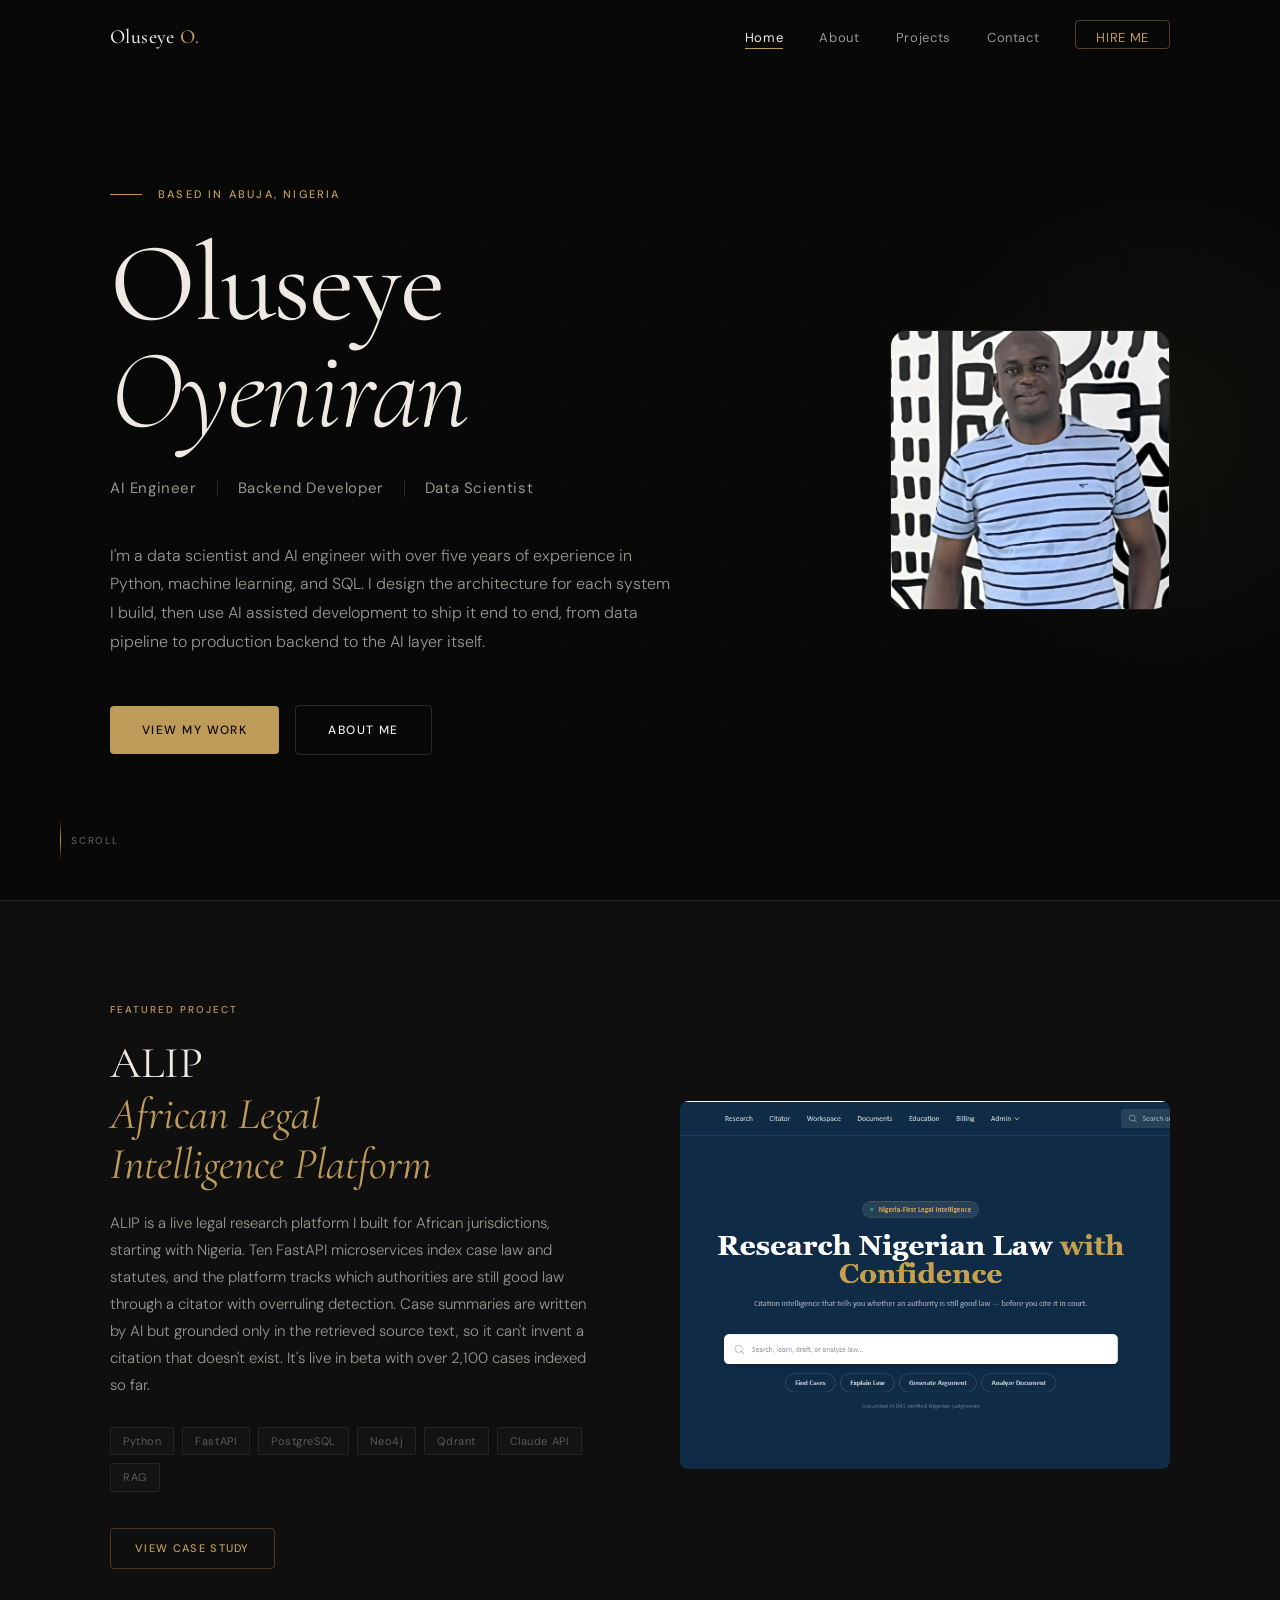
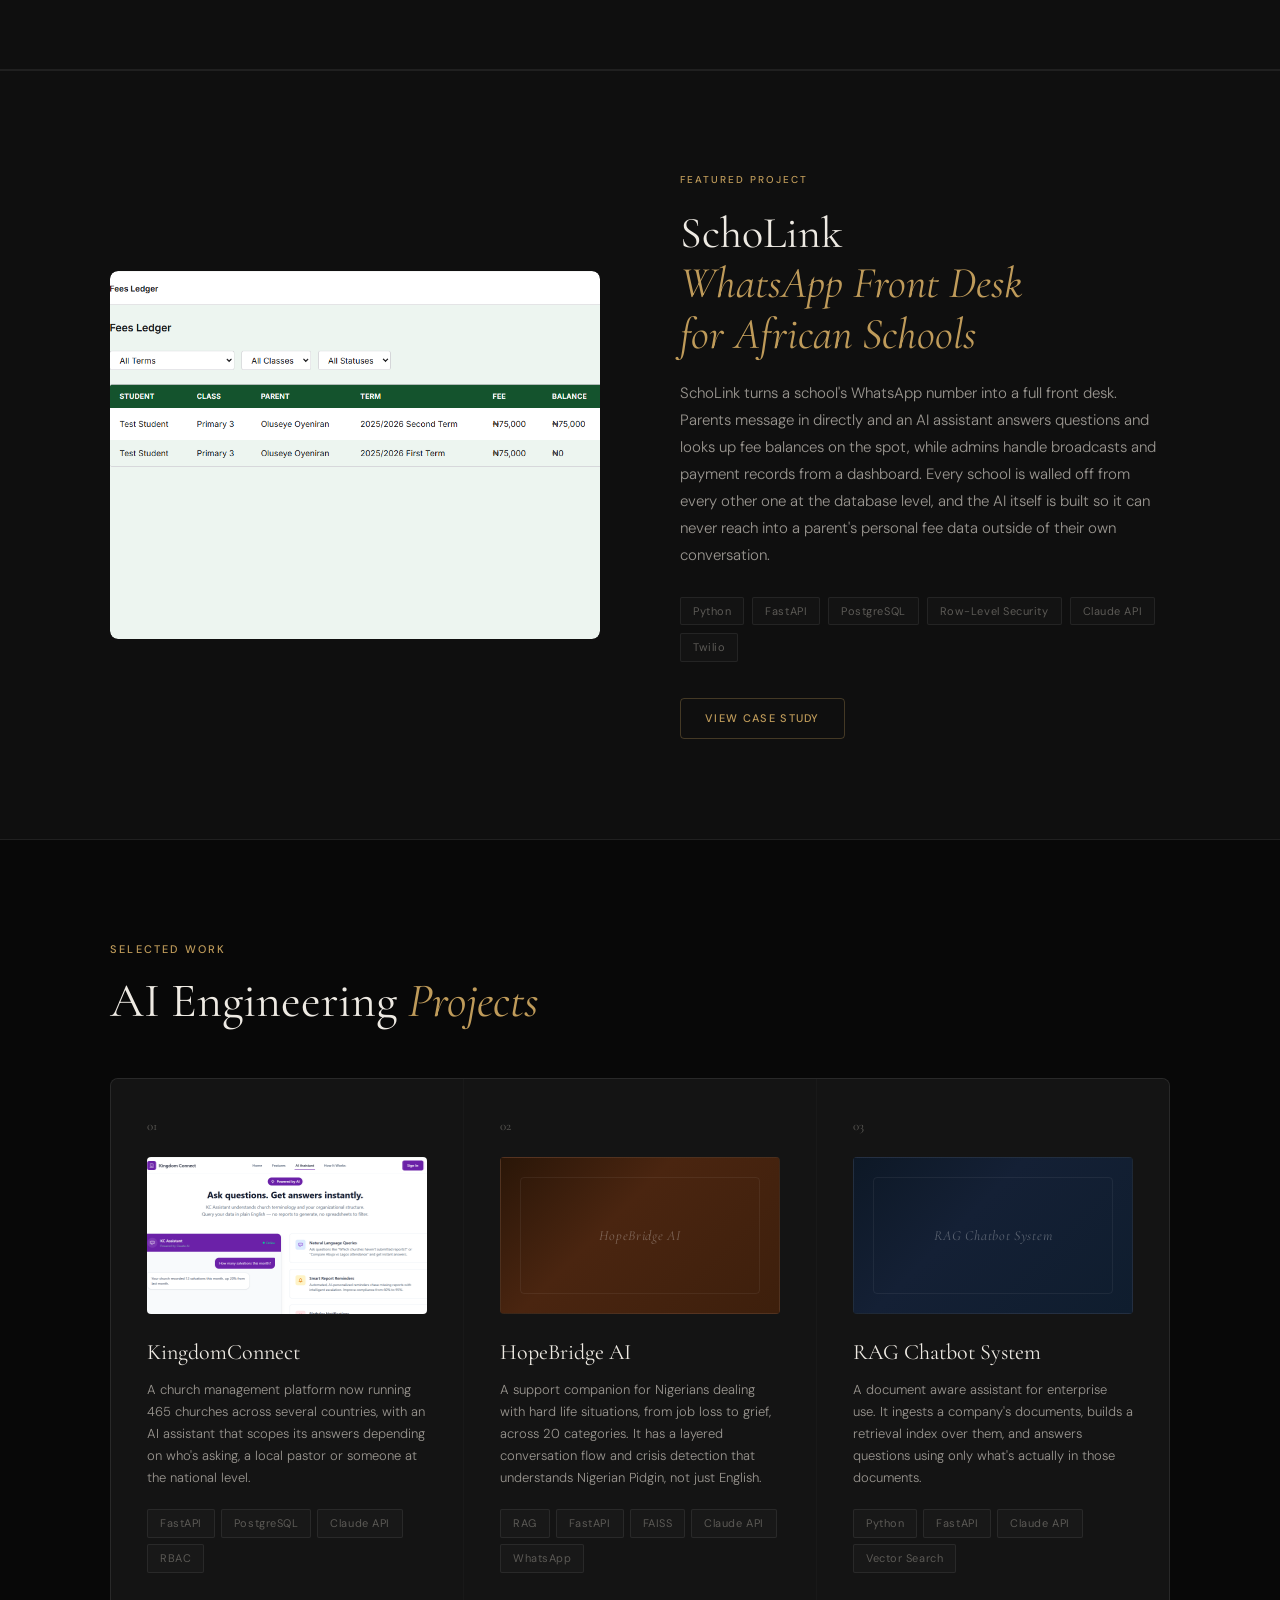
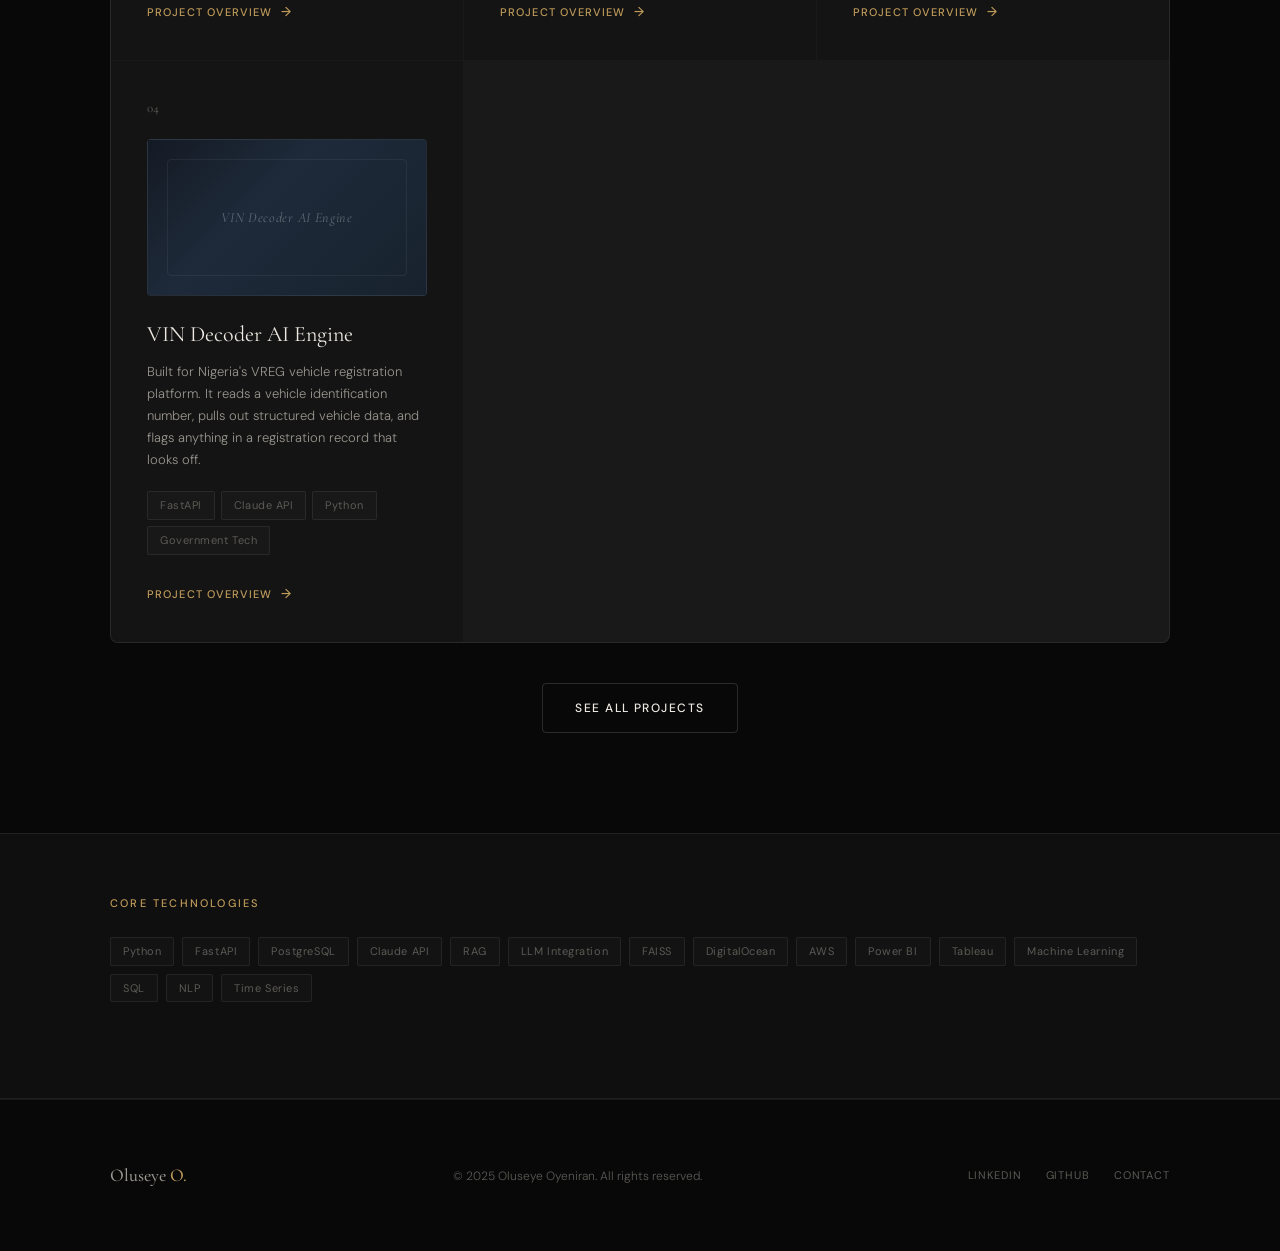
<file: index.html>
<!DOCTYPE html>
<html lang="en">
<head>
  <meta charset="UTF-8" />
  <meta name="viewport" content="width=device-width, initial-scale=1.0" />
  <meta name="description" content="Oluseye Oyeniran, AI Engineer, Backend Developer, and Data Scientist building intelligent systems with Python, FastAPI, RAG, and LLMs." />
  <title>Oluseye Oyeniran — AI Engineer &amp; Data Scientist</title>
  <link rel="stylesheet" href="assets/css/style.css" />
</head>
<body>

  <!-- ============================================================
       NAVIGATION
  ============================================================ -->
  <nav class="nav" role="navigation" aria-label="Main navigation">
    <div class="nav-inner">
      <a href="index.html" class="nav-logo">Oluseye <span>O.</span></a>

      <!-- Mobile toggle -->
      <button class="nav-toggle" aria-label="Toggle menu" aria-expanded="false">
        <span></span>
        <span></span>
        <span></span>
      </button>

      <ul class="nav-links" role="list">
        <li><a href="index.html">Home</a></li>
        <li><a href="about.html">About</a></li>
        <li><a href="projects.html">Projects</a></li>
        <li><a href="contact.html">Contact</a></li>
        <li><a href="contact.html" class="nav-cta">Hire Me</a></li>
      </ul>
    </div>
  </nav>


  <!-- ============================================================
       HERO
  ============================================================ -->
  <section class="hero" aria-label="Introduction">
    <div class="hero-inner" style="display: flex; align-items: center; gap: 48px; flex-wrap: wrap;">

      <div style="flex: 1; min-width: 280px;">
        <div class="hero-eyebrow">
          <div class="hero-eyebrow-line" aria-hidden="true"></div>
          <span>Based in Abuja, Nigeria</span>
        </div>

        <h1 class="hero-name">
          Oluseye
          <span class="hero-name-last">Oyeniran</span>
        </h1>

        <div class="hero-title-row">
          <span class="hero-title-text">AI Engineer</span>
          <span class="hero-title-sep" aria-hidden="true"></span>
          <span class="hero-title-text">Backend Developer</span>
          <span class="hero-title-sep" aria-hidden="true"></span>
          <span class="hero-title-text">Data Scientist</span>
        </div>

        <p class="hero-bio">
          I'm a data scientist and AI engineer with over five years of experience in Python,
          machine learning, and SQL. I design the architecture for each system I build, then
          use AI assisted development to ship it end to end, from data pipeline to production
          backend to the AI layer itself.
        </p>

        <div class="hero-actions">
          <a href="projects.html" class="btn btn-primary">View My Work</a>
          <a href="about.html" class="btn btn-outline">About Me</a>
        </div>
      </div>

      <div style="flex: 0 0 280px; max-width: 100%;">
        <div style="width: 280px; height: 280px; border-radius: 16px; overflow: hidden; border: 1px solid var(--border); margin: 0 auto;">
          <img src="images/headshot-tight.jpg" alt="Oluseye Oyeniran" style="width: 100%; height: 100%; object-fit: cover; display: block;" />
        </div>
      </div>

    </div>

    <div class="hero-scroll-hint" aria-hidden="true">
      <div class="scroll-line"></div>
      <span>Scroll</span>
    </div>
  </section>


  <!-- ============================================================
       FEATURED PROJECT — ALIP
  ============================================================ -->
  <section class="featured section" aria-labelledby="featured-heading">
    <div class="container">
      <div class="featured-inner">

        <!-- Content -->
        <div class="reveal">
          <p class="featured-label">Featured Project</p>
          <h2 class="featured-title" id="featured-heading">
            ALIP<br>
            <em>African Legal<br>Intelligence Platform</em>
          </h2>
          <p class="featured-desc">
            ALIP is a live legal research platform I built for African jurisdictions,
            starting with Nigeria. Ten FastAPI microservices index case law and statutes,
            and the platform tracks which authorities are still good law through a citator
            with overruling detection. Case summaries are written by AI but grounded only
            in the retrieved source text, so it can't invent a citation that doesn't exist.
            It's live in beta with over 2,100 cases indexed so far.
          </p>

          <div class="featured-tags">
            <span class="tag">Python</span>
            <span class="tag">FastAPI</span>
            <span class="tag">PostgreSQL</span>
            <span class="tag">Neo4j</span>
            <span class="tag">Qdrant</span>
            <span class="tag">Claude API</span>
            <span class="tag">RAG</span>
          </div>

          <a href="projects.html#alip" class="btn btn-ghost">View Case Study</a>
        </div>

        <!-- Visual -->
        <div class="project-visual reveal reveal-delay-2" style="overflow: hidden;">
          <img src="images/alip-landing.png" alt="ALIP landing page at alip.africa" style="width: 100%; height: 100%; object-fit: cover; object-position: top; border-radius: inherit;" />
        </div>

      </div>
    </div>
  </section>


  <!-- ============================================================
       FEATURED PROJECT — SchoLink
  ============================================================ -->
  <section class="featured section" style="background: var(--surface); border-top: 1px solid var(--border); border-bottom: 1px solid var(--border);" aria-labelledby="featured-heading-2">
    <div class="container">
      <div class="featured-inner reverse">

        <!-- Visual -->
        <div class="project-visual reveal reveal-delay-2" style="overflow: hidden;">
          <img src="images/scholink-fees.png" alt="SchoLink Fees Ledger admin panel" style="width: 100%; height: 100%; object-fit: cover; object-position: top; border-radius: inherit;" />
        </div>

        <!-- Content -->
        <div class="reveal">
          <p class="featured-label">Featured Project</p>
          <h2 class="featured-title" id="featured-heading-2">
            SchoLink<br>
            <em>WhatsApp Front Desk<br>for African Schools</em>
          </h2>
          <p class="featured-desc">
            SchoLink turns a school's WhatsApp number into a full front desk. Parents message
            in directly and an AI assistant answers questions and looks up fee balances on the
            spot, while admins handle broadcasts and payment records from a dashboard. Every
            school is walled off from every other one at the database level, and the AI itself
            is built so it can never reach into a parent's personal fee data outside of their
            own conversation.
          </p>

          <div class="featured-tags">
            <span class="tag">Python</span>
            <span class="tag">FastAPI</span>
            <span class="tag">PostgreSQL</span>
            <span class="tag">Row-Level Security</span>
            <span class="tag">Claude API</span>
            <span class="tag">Twilio</span>
          </div>

          <a href="projects.html#scholink" class="btn btn-ghost">View Case Study</a>
        </div>

      </div>
    </div>
  </section>


  <!-- ============================================================
       OTHER MAJOR PROJECTS — 4-column grid
  ============================================================ -->
  <section class="section" aria-labelledby="projects-heading">
    <div class="container">

      <p class="section-label reveal">Selected Work</p>
      <h2 class="section-title reveal" id="projects-heading">
        AI Engineering <em>Projects</em>
      </h2>

      <div class="projects-grid">

        <!-- KingdomConnect -->
        <article class="project-card reveal">
          <p class="project-card-number">01</p>
          <div class="project-card-visual" style="overflow: hidden;">
            <img src="images/kingdomconnect-ai.png" alt="KingdomConnect AI Assistant interface" style="width: 100%; height: 100%; object-fit: cover; object-position: top;" />
          </div>
          <h3 class="project-card-title">KingdomConnect</h3>
          <p class="project-card-desc">
            A church management platform now running 465 churches across several countries,
            with an AI assistant that scopes its answers depending on who's asking, a local
            pastor or someone at the national level.
          </p>
          <div class="project-card-tags">
            <span class="tag">FastAPI</span>
            <span class="tag">PostgreSQL</span>
            <span class="tag">Claude API</span>
            <span class="tag">RBAC</span>
          </div>
          <a href="projects.html#kingdomconnect" class="project-card-link">Project Overview</a>
        </article>

        <!-- HopeBridge AI -->
        <article class="project-card reveal reveal-delay-1">
          <p class="project-card-number">02</p>
          <div class="project-card-visual">
            <div class="project-visual-inner visual-hopebridge">
              <span>HopeBridge AI</span>
            </div>
          </div>
          <h3 class="project-card-title">HopeBridge AI</h3>
          <p class="project-card-desc">
            A support companion for Nigerians dealing with hard life situations, from job loss
            to grief, across 20 categories. It has a layered conversation flow and crisis
            detection that understands Nigerian Pidgin, not just English.
          </p>
          <div class="project-card-tags">
            <span class="tag">RAG</span>
            <span class="tag">FastAPI</span>
            <span class="tag">FAISS</span>
            <span class="tag">Claude API</span>
            <span class="tag">WhatsApp</span>
          </div>
          <a href="projects.html#hopebridge" class="project-card-link">Project Overview</a>
        </article>

        <!-- RAG Chatbot -->
        <article class="project-card reveal reveal-delay-2">
          <p class="project-card-number">03</p>
          <div class="project-card-visual">
            <div class="project-visual-inner visual-rag">
              <span>RAG Chatbot System</span>
            </div>
          </div>
          <h3 class="project-card-title">RAG Chatbot System</h3>
          <p class="project-card-desc">
            A document aware assistant for enterprise use. It ingests a company's documents,
            builds a retrieval index over them, and answers questions using only what's
            actually in those documents.
          </p>
          <div class="project-card-tags">
            <span class="tag">Python</span>
            <span class="tag">FastAPI</span>
            <span class="tag">Claude API</span>
            <span class="tag">Vector Search</span>
          </div>
          <a href="projects.html#rag" class="project-card-link">Project Overview</a>
        </article>

        <!-- VIN Decoder -->
        <article class="project-card reveal">
          <p class="project-card-number">04</p>
          <div class="project-card-visual">
            <div class="project-visual-inner visual-vin">
              <span>VIN Decoder AI Engine</span>
            </div>
          </div>
          <h3 class="project-card-title">VIN Decoder AI Engine</h3>
          <p class="project-card-desc">
            Built for Nigeria's VREG vehicle registration platform. It reads a vehicle
            identification number, pulls out structured vehicle data, and flags anything
            in a registration record that looks off.
          </p>
          <div class="project-card-tags">
            <span class="tag">FastAPI</span>
            <span class="tag">Claude API</span>
            <span class="tag">Python</span>
            <span class="tag">Government Tech</span>
          </div>
          <a href="projects.html#vin" class="project-card-link">Project Overview</a>
        </article>

      </div>

      <div style="margin-top: 40px; text-align: center;" class="reveal">
        <a href="projects.html" class="btn btn-outline">See All Projects</a>
      </div>

    </div>
  </section>


  <!-- ============================================================
       BRIEF SKILLS STRIP
  ============================================================ -->
  <section class="section" style="padding: 60px 0; border-top: 1px solid var(--border); border-bottom: 1px solid var(--border); background: var(--surface);" aria-label="Core technologies">
    <div class="container">
      <p class="section-label reveal" style="margin-bottom: 24px;">Core Technologies</p>
      <div class="featured-tags reveal">
        <span class="tag">Python</span>
        <span class="tag">FastAPI</span>
        <span class="tag">PostgreSQL</span>
        <span class="tag">Claude API</span>
        <span class="tag">RAG</span>
        <span class="tag">LLM Integration</span>
        <span class="tag">FAISS</span>
        <span class="tag">DigitalOcean</span>
        <span class="tag">AWS</span>
        <span class="tag">Power BI</span>
        <span class="tag">Tableau</span>
        <span class="tag">Machine Learning</span>
        <span class="tag">SQL</span>
        <span class="tag">NLP</span>
        <span class="tag">Time Series</span>
      </div>
    </div>
  </section>


  <!-- ============================================================
       FOOTER
  ============================================================ -->
  <footer class="footer" role="contentinfo">
    <div class="footer-inner">
      <div class="footer-logo">Oluseye <span>O.</span></div>
      <p class="footer-copy">&copy; 2025 Oluseye Oyeniran. All rights reserved.</p>
      <nav class="footer-links" aria-label="Footer navigation">
        <a href="https://www.linkedin.com/in/oluseye-alani-oyeniran-803a02400/" target="_blank" rel="noopener noreferrer">LinkedIn</a>
        <a href="https://github.com/Eriayomide/" target="_blank" rel="noopener noreferrer">GitHub</a>
        <a href="contact.html">Contact</a>
      </nav>
    </div>
  </footer>

  <script src="assets/js/main.js"></script>
</body>
</html>
</file>
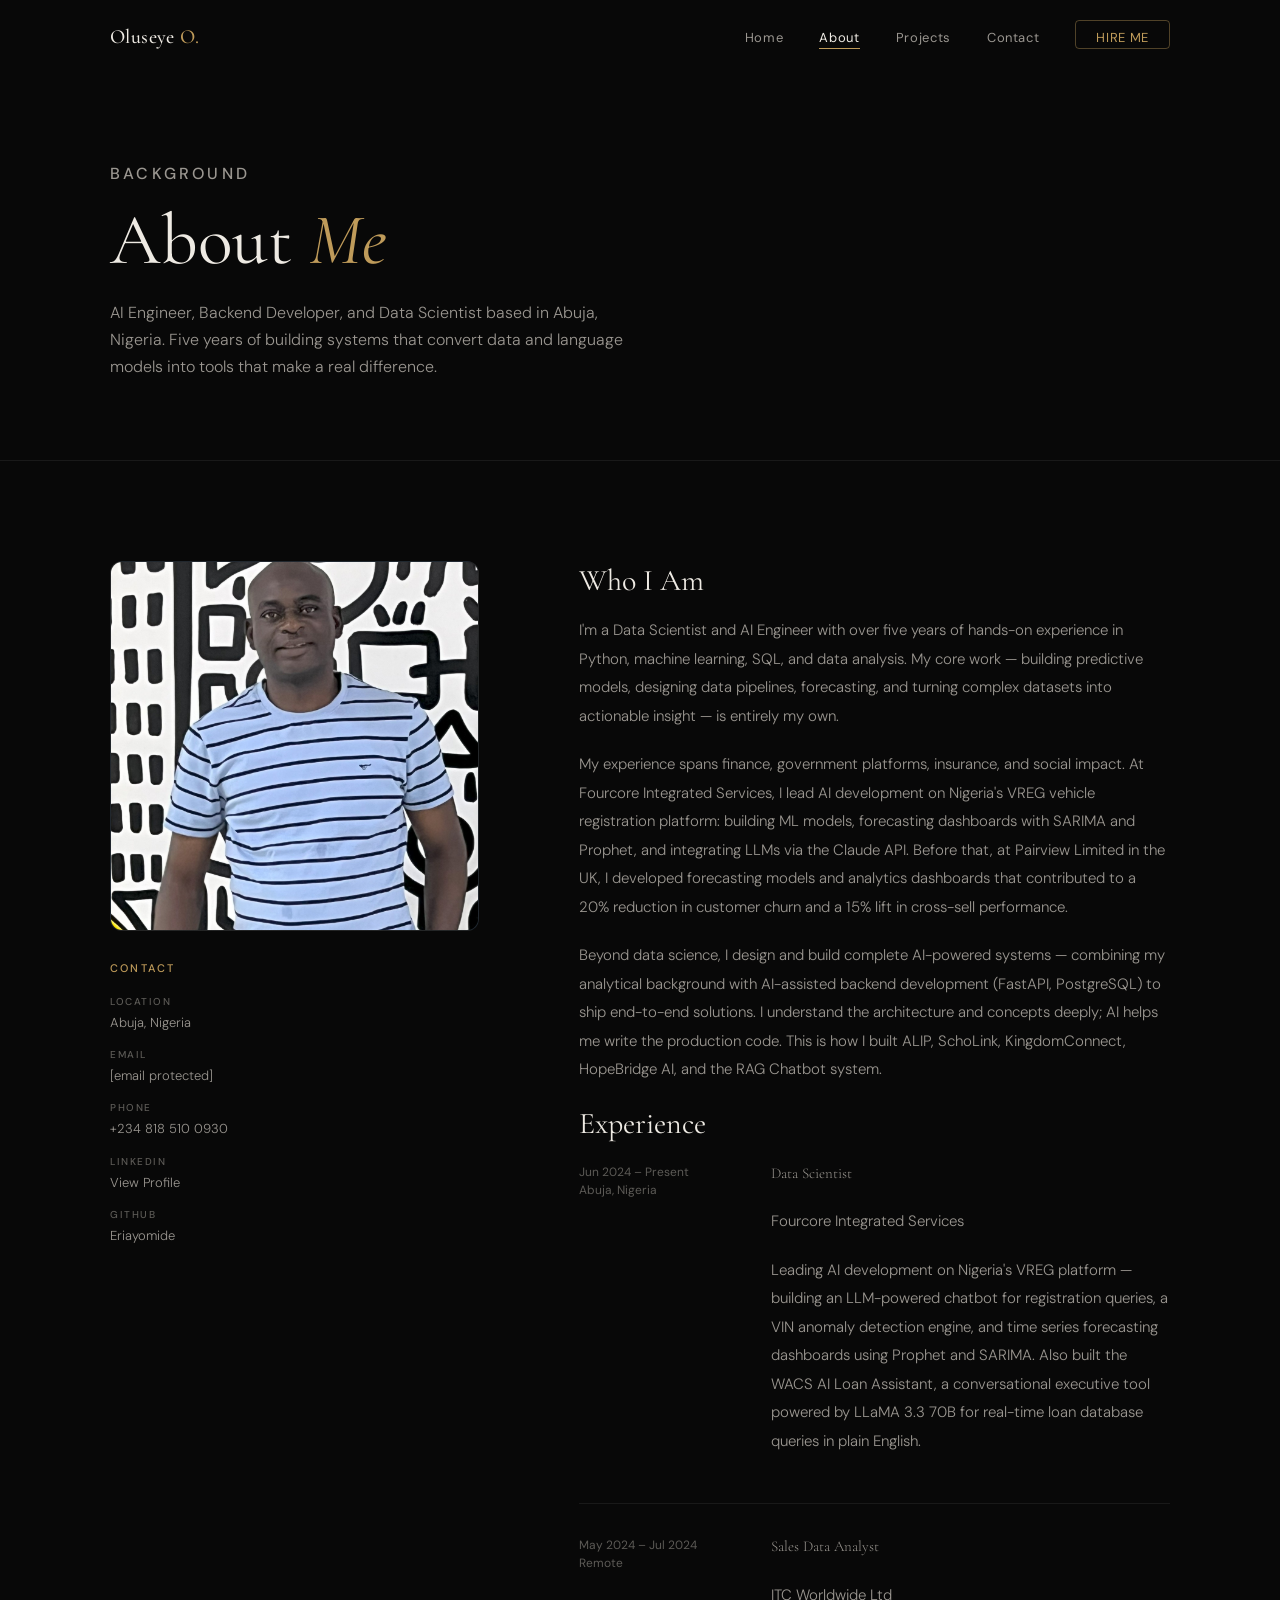
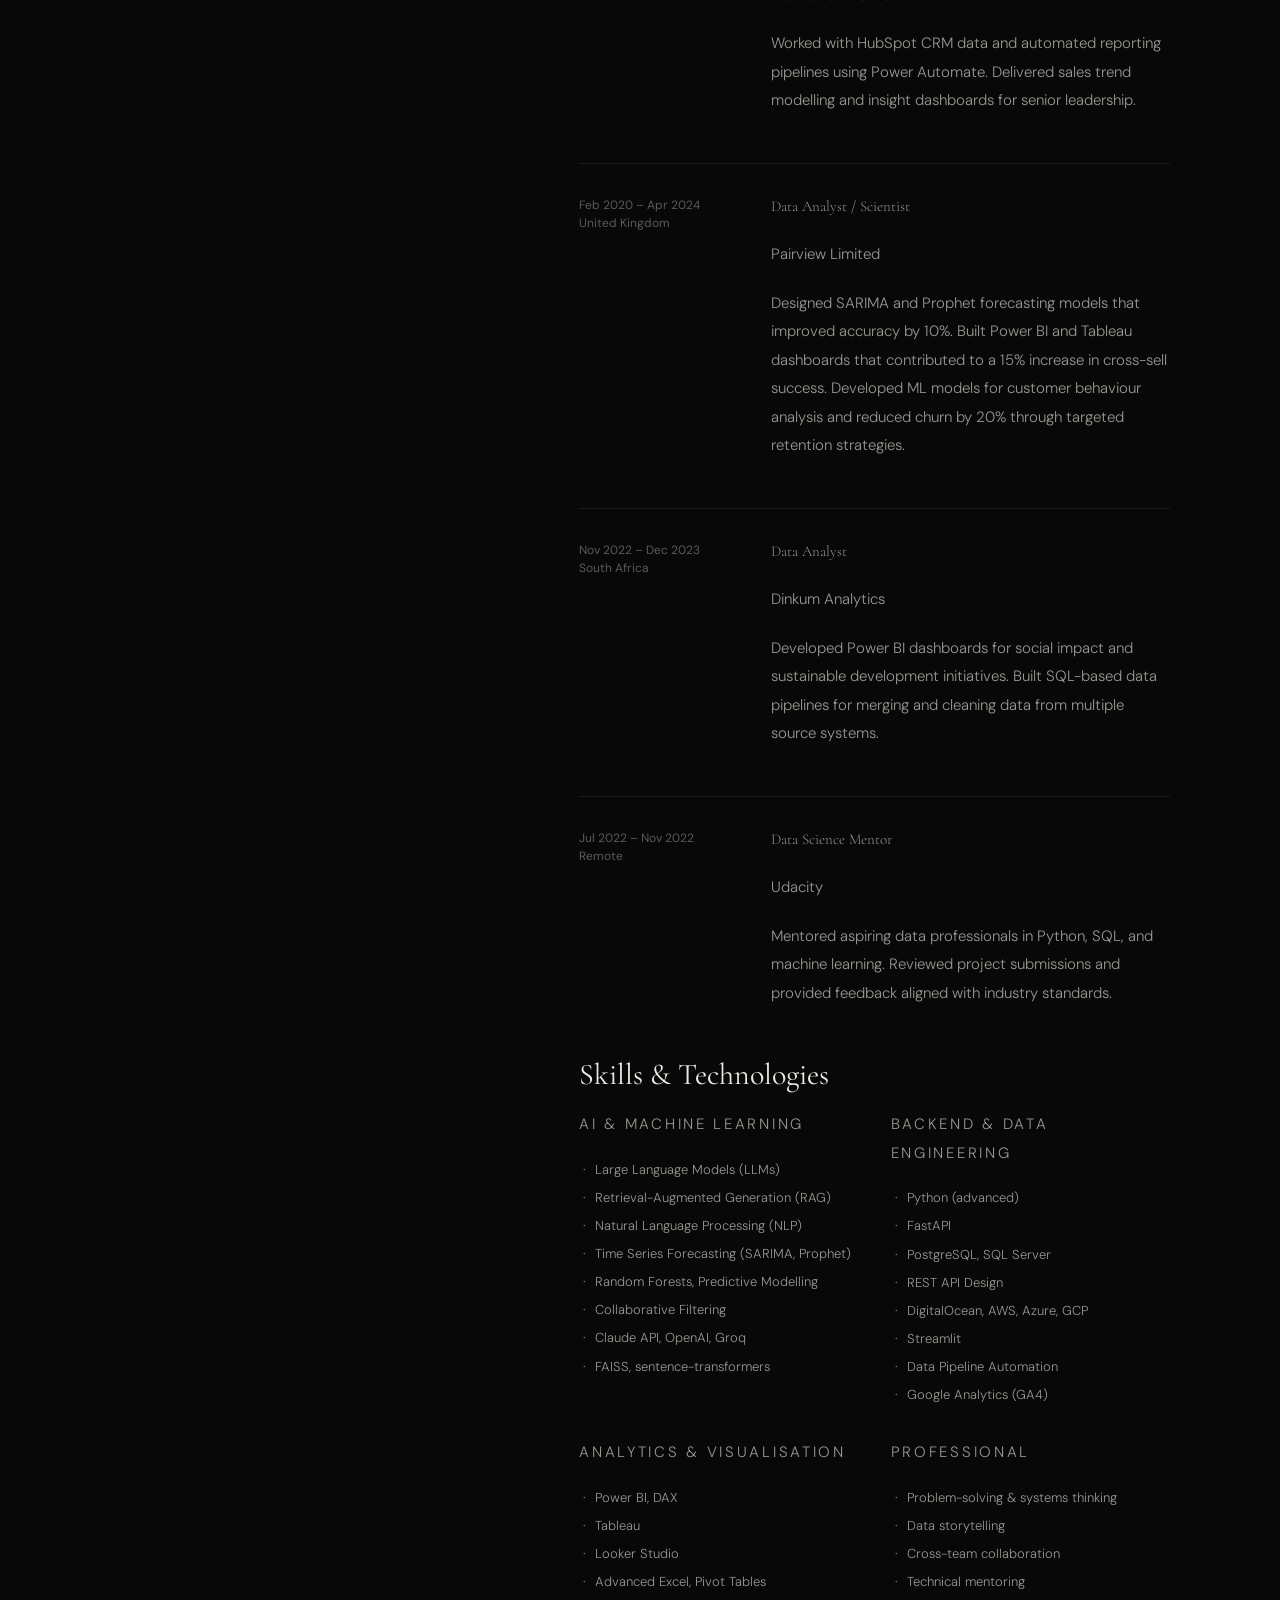
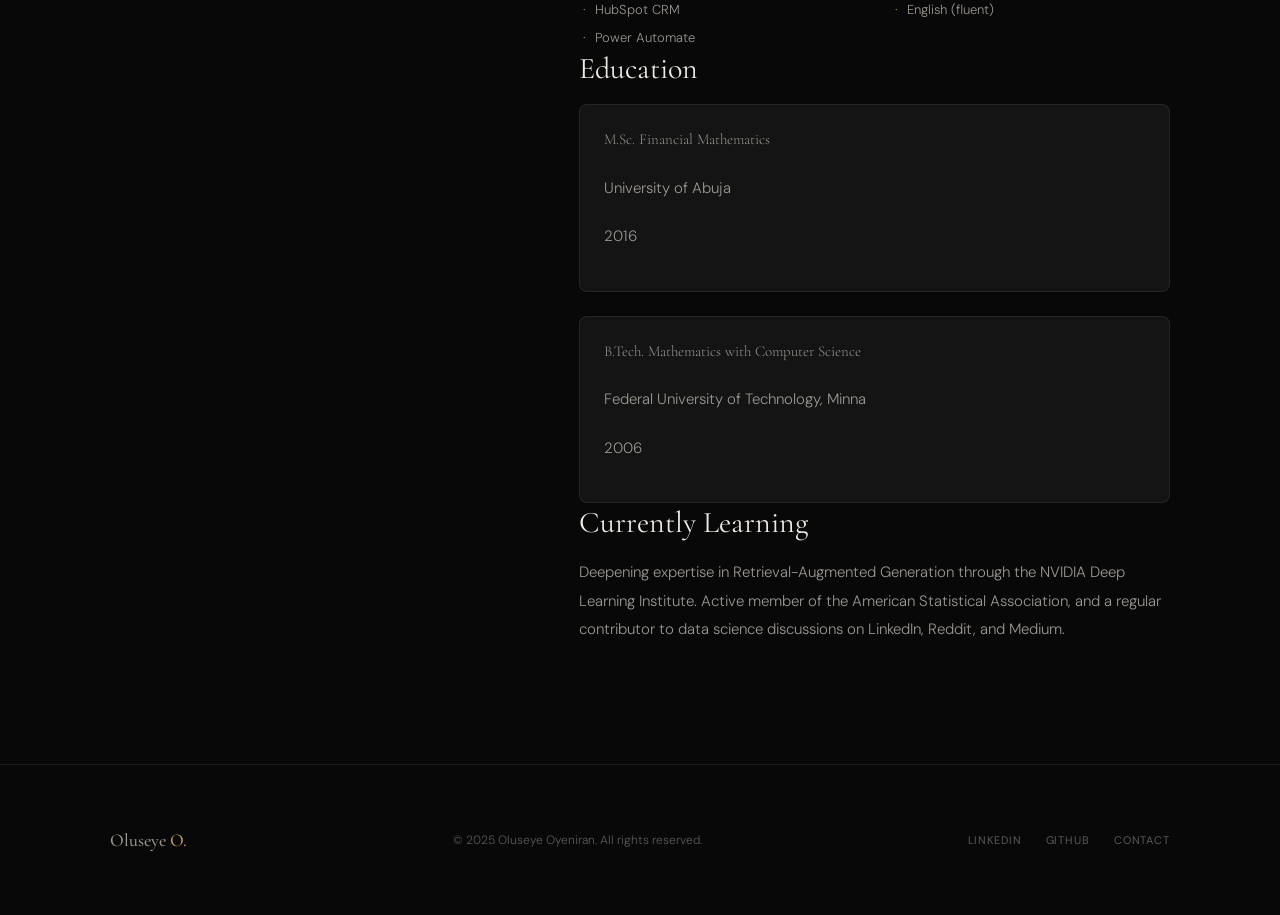
<file: about.html>
<!DOCTYPE html>
<html lang="en">
<head>
  <meta charset="UTF-8" />
  <meta name="viewport" content="width=device-width, initial-scale=1.0" />
  <meta name="description" content="About Oluseye Oyeniran — AI Engineer, Backend Developer, and Data Scientist with 5+ years of experience." />
  <title>About — Oluseye Oyeniran</title>
  <link rel="stylesheet" href="assets/css/style.css" />
</head>
<body>

  <!-- ============================================================
       NAVIGATION
  ============================================================ -->
  <nav class="nav" role="navigation" aria-label="Main navigation">
    <div class="nav-inner">
      <a href="index.html" class="nav-logo">Oluseye <span>O.</span></a>
      <button class="nav-toggle" aria-label="Toggle menu" aria-expanded="false">
        <span></span>
        <span></span>
        <span></span>
      </button>
      <ul class="nav-links" role="list">
        <li><a href="index.html">Home</a></li>
        <li><a href="about.html">About</a></li>
        <li><a href="projects.html">Projects</a></li>
        <li><a href="contact.html">Contact</a></li>
        <li><a href="contact.html" class="nav-cta">Hire Me</a></li>
      </ul>
    </div>
  </nav>


  <!-- ============================================================
       PAGE HEADER
  ============================================================ -->
  <header class="page-header">
    <div class="page-header-inner">
      <p class="section-label">Background</p>
      <h1>About <em>Me</em></h1>
      <p>
        AI Engineer, Backend Developer, and Data Scientist based in Abuja, Nigeria.
        Five years of building systems that convert data and language models into
        tools that make a real difference.
      </p>
    </div>
  </header>


  <!-- ============================================================
       ABOUT CONTENT
  ============================================================ -->
  <section class="section" aria-labelledby="about-heading">
    <div class="container">
      <div class="about-grid">

        <!-- Sidebar -->
        <aside class="about-sidebar reveal" aria-label="Contact information">
          <div class="about-photo" style="overflow: hidden; width: 100%; aspect-ratio: 1 / 1; border-radius: 12px; display: block;">
            <img src="images/headshot-tight.jpg" alt="Oluseye Oyeniran" style="width: 100%; height: 100%; object-fit: cover; display: block;" />
          </div>

          <div>
            <p class="section-label" style="margin-bottom: 16px;">Contact</p>
            <div class="about-contact-list">
              <div class="about-contact-item">
                <span class="about-contact-label">Location</span>
                <span class="about-contact-value">Abuja, Nigeria</span>
              </div>
              <div class="about-contact-item">
                <span class="about-contact-label">Email</span>
                <a href="/cdn-cgi/l/email-protection#7817140d0b1d011d17011d16110a1916381f15191114561b1715" class="about-contact-value">
                  <span class="__cf_email__" data-cfemail="5f30332a2c3a263a30263a31362d3e311f38323e3633713c3032">[email&#160;protected]</span>
                </a>
              </div>
              <div class="about-contact-item">
                <span class="about-contact-label">Phone</span>
                <a href="tel:+2348185100930" class="about-contact-value">+234 818 510 0930</a>
              </div>
              <div class="about-contact-item">
                <span class="about-contact-label">LinkedIn</span>
                <a href="https://www.linkedin.com/in/oluseye-alani-oyeniran-803a02400/"
                   class="about-contact-value"
                   target="_blank"
                   rel="noopener noreferrer">View Profile</a>
              </div>
              <div class="about-contact-item">
                <span class="about-contact-label">GitHub</span>
                <a href="https://github.com/Eriayomide/"
                   class="about-contact-value"
                   target="_blank"
                   rel="noopener noreferrer">Eriayomide</a>
              </div>
            </div>
          </div>
        </aside>

        <!-- Main content -->
        <div class="about-content">

          <!-- Bio -->
          <div class="reveal">
            <h2 id="about-heading">Who I Am</h2>
            <p>
              I'm a Data Scientist and AI Engineer with over five years of hands-on experience
              in Python, machine learning, SQL, and data analysis. My core work — building
              predictive models, designing data pipelines, forecasting, and turning complex
              datasets into actionable insight — is entirely my own.
            </p>
            <p>
              My experience spans finance, government platforms, insurance, and social impact.
              At Fourcore Integrated Services, I lead AI development on Nigeria's VREG vehicle
              registration platform: building ML models, forecasting dashboards with SARIMA and
              Prophet, and integrating LLMs via the Claude API. Before that, at Pairview Limited
              in the UK, I developed forecasting models and analytics dashboards that contributed
              to a 20% reduction in customer churn and a 15% lift in cross-sell performance.
            </p>
            <p>
              Beyond data science, I design and build complete AI-powered systems — combining
              my analytical background with AI-assisted backend development (FastAPI, PostgreSQL)
              to ship end-to-end solutions. I understand the architecture and concepts deeply;
              AI helps me write the production code. This is how I built ALIP, SchoLink,
              KingdomConnect, HopeBridge AI, and the RAG Chatbot system.
            </p>
          </div>

          <!-- Experience -->
          <div class="reveal">
            <h2>Experience</h2>
            <div class="experience-list" role="list">

              <div class="experience-item" role="listitem">
                <div class="experience-period">
                  Jun 2024 – Present<br>Abuja, Nigeria
                </div>
                <div>
                  <p class="experience-role">Data Scientist</p>
                  <p class="experience-company">Fourcore Integrated Services</p>
                  <p class="experience-desc">
                    Leading AI development on Nigeria's VREG platform — building an LLM-powered
                    chatbot for registration queries, a VIN anomaly detection engine, and time
                    series forecasting dashboards using Prophet and SARIMA. Also built the WACS
                    AI Loan Assistant, a conversational executive tool powered by LLaMA 3.3 70B
                    for real-time loan database queries in plain English.
                  </p>
                </div>
              </div>

              <div class="experience-item" role="listitem">
                <div class="experience-period">
                  May 2024 – Jul 2024<br>Remote
                </div>
                <div>
                  <p class="experience-role">Sales Data Analyst</p>
                  <p class="experience-company">ITC Worldwide Ltd</p>
                  <p class="experience-desc">
                    Worked with HubSpot CRM data and automated reporting pipelines using
                    Power Automate. Delivered sales trend modelling and insight dashboards
                    for senior leadership.
                  </p>
                </div>
              </div>

              <div class="experience-item" role="listitem">
                <div class="experience-period">
                  Feb 2020 – Apr 2024<br>United Kingdom
                </div>
                <div>
                  <p class="experience-role">Data Analyst / Scientist</p>
                  <p class="experience-company">Pairview Limited</p>
                  <p class="experience-desc">
                    Designed SARIMA and Prophet forecasting models that improved accuracy by 10%.
                    Built Power BI and Tableau dashboards that contributed to a 15% increase in
                    cross-sell success. Developed ML models for customer behaviour analysis and
                    reduced churn by 20% through targeted retention strategies.
                  </p>
                </div>
              </div>

              <div class="experience-item" role="listitem">
                <div class="experience-period">
                  Nov 2022 – Dec 2023<br>South Africa
                </div>
                <div>
                  <p class="experience-role">Data Analyst</p>
                  <p class="experience-company">Dinkum Analytics</p>
                  <p class="experience-desc">
                    Developed Power BI dashboards for social impact and sustainable development
                    initiatives. Built SQL-based data pipelines for merging and cleaning data
                    from multiple source systems.
                  </p>
                </div>
              </div>

              <div class="experience-item" role="listitem">
                <div class="experience-period">
                  Jul 2022 – Nov 2022<br>Remote
                </div>
                <div>
                  <p class="experience-role">Data Science Mentor</p>
                  <p class="experience-company">Udacity</p>
                  <p class="experience-desc">
                    Mentored aspiring data professionals in Python, SQL, and machine learning.
                    Reviewed project submissions and provided feedback aligned with
                    industry standards.
                  </p>
                </div>
              </div>

            </div>
          </div>

          <!-- Skills -->
          <div class="reveal">
            <h2>Skills &amp; Technologies</h2>
            <div class="skills-grid">
              <div>
                <p class="skill-group-title">AI &amp; Machine Learning</p>
                <ul class="skill-list">
                  <li>Large Language Models (LLMs)</li>
                  <li>Retrieval-Augmented Generation (RAG)</li>
                  <li>Natural Language Processing (NLP)</li>
                  <li>Time Series Forecasting (SARIMA, Prophet)</li>
                  <li>Random Forests, Predictive Modelling</li>
                  <li>Collaborative Filtering</li>
                  <li>Claude API, OpenAI, Groq</li>
                  <li>FAISS, sentence-transformers</li>
                </ul>
              </div>
              <div>
                <p class="skill-group-title">Backend &amp; Data Engineering</p>
                <ul class="skill-list">
                  <li>Python (advanced)</li>
                  <li>FastAPI</li>
                  <li>PostgreSQL, SQL Server</li>
                  <li>REST API Design</li>
                  <li>DigitalOcean, AWS, Azure, GCP</li>
                  <li>Streamlit</li>
                  <li>Data Pipeline Automation</li>
                  <li>Google Analytics (GA4)</li>
                </ul>
              </div>
              <div>
                <p class="skill-group-title">Analytics &amp; Visualisation</p>
                <ul class="skill-list">
                  <li>Power BI, DAX</li>
                  <li>Tableau</li>
                  <li>Looker Studio</li>
                  <li>Advanced Excel, Pivot Tables</li>
                  <li>HubSpot CRM</li>
                  <li>Power Automate</li>
                </ul>
              </div>
              <div>
                <p class="skill-group-title">Professional</p>
                <ul class="skill-list">
                  <li>Problem-solving &amp; systems thinking</li>
                  <li>Data storytelling</li>
                  <li>Cross-team collaboration</li>
                  <li>Technical mentoring</li>
                  <li>English (fluent)</li>
                </ul>
              </div>
            </div>
          </div>

          <!-- Education -->
          <div class="reveal">
            <h2>Education</h2>
            <div class="education-list">
              <div class="education-item">
                <p class="education-degree">M.Sc. Financial Mathematics</p>
                <p class="education-institution">University of Abuja</p>
                <p class="education-year">2016</p>
              </div>
              <div class="education-item">
                <p class="education-degree">B.Tech. Mathematics with Computer Science</p>
                <p class="education-institution">Federal University of Technology, Minna</p>
                <p class="education-year">2006</p>
              </div>
            </div>
          </div>

          <!-- Current Learning -->
          <div class="reveal">
            <h2>Currently Learning</h2>
            <p>
              Deepening expertise in Retrieval-Augmented Generation through the
              NVIDIA Deep Learning Institute. Active member of the American Statistical
              Association, and a regular contributor to data science discussions on
              LinkedIn, Reddit, and Medium.
            </p>
          </div>

        </div>
      </div>
    </div>
  </section>


  <!-- ============================================================
       FOOTER
  ============================================================ -->
  <footer class="footer" role="contentinfo">
    <div class="footer-inner">
      <div class="footer-logo">Oluseye <span>O.</span></div>
      <p class="footer-copy">&copy; 2025 Oluseye Oyeniran. All rights reserved.</p>
      <nav class="footer-links" aria-label="Footer navigation">
        <a href="https://www.linkedin.com/in/oluseye-alani-oyeniran-803a02400/" target="_blank" rel="noopener noreferrer">LinkedIn</a>
        <a href="https://github.com/Eriayomide/" target="_blank" rel="noopener noreferrer">GitHub</a>
        <a href="contact.html">Contact</a>
      </nav>
    </div>
  </footer>

  <script src="assets/js/main.js"></script>
</body>
</html>
</file>
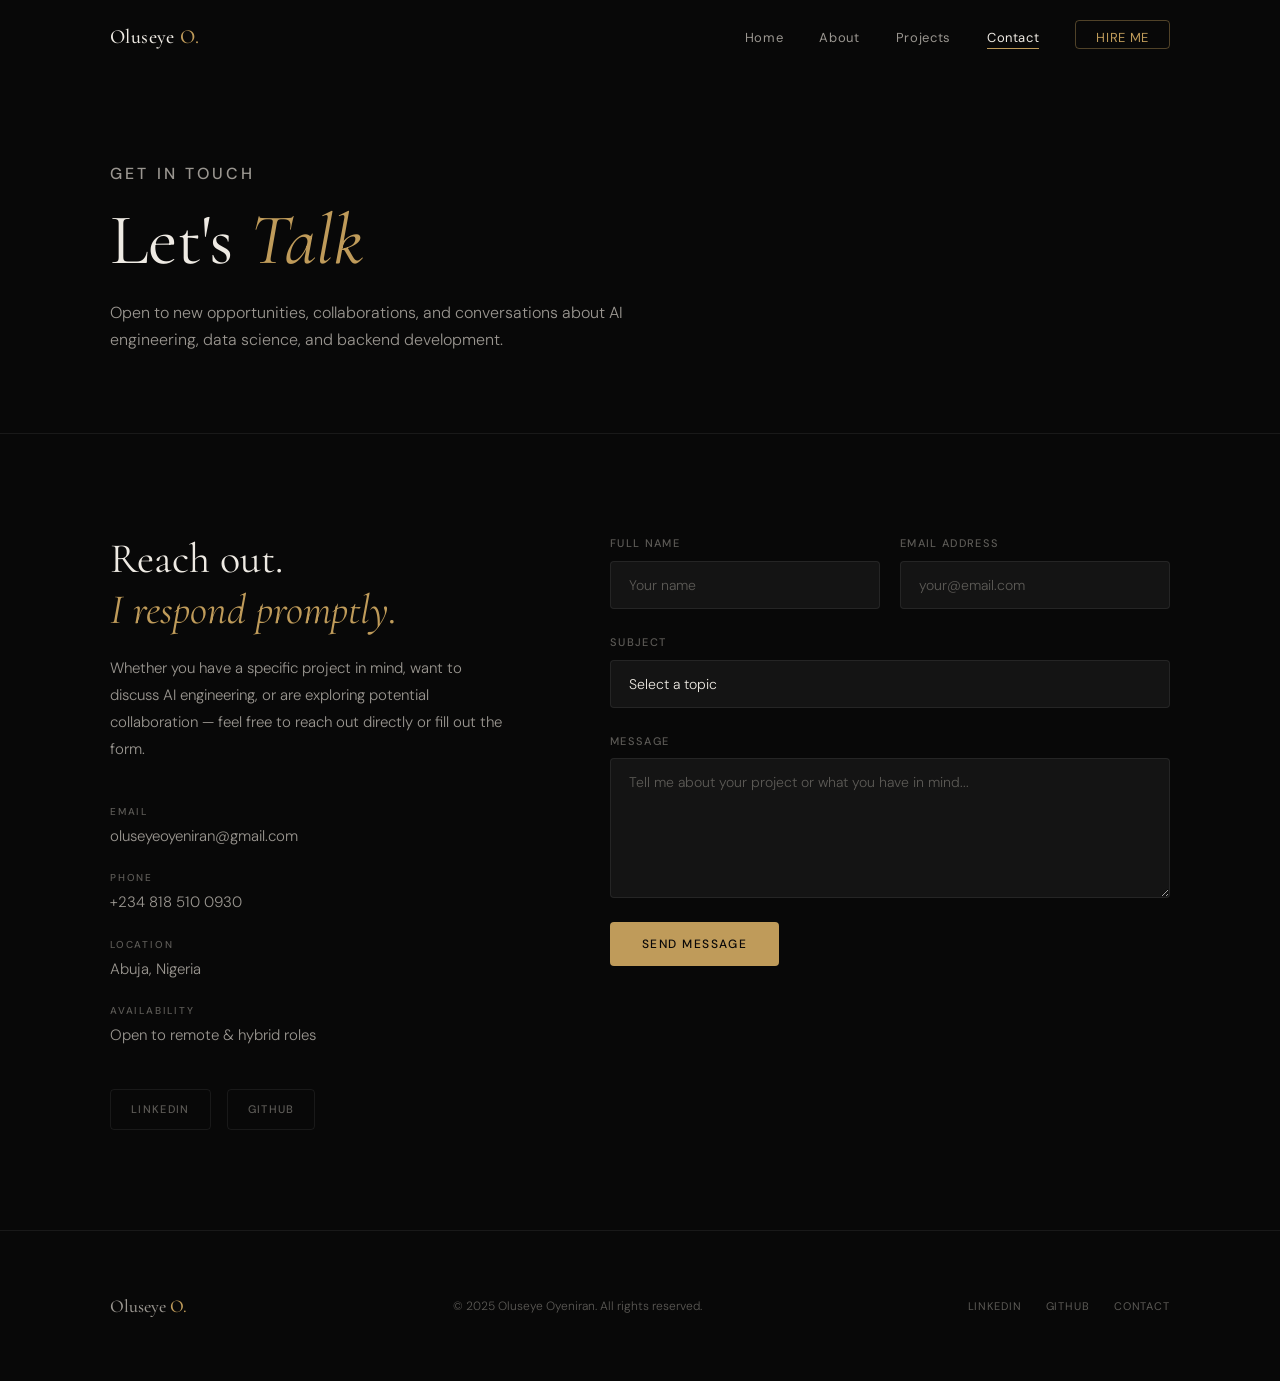
<file: contact.html>
<!DOCTYPE html>
<html lang="en">
<head>
  <meta charset="UTF-8" />
  <meta name="viewport" content="width=device-width, initial-scale=1.0" />
  <meta name="description" content="Get in touch with Oluseye Oyeniran — AI Engineer and Data Scientist open to collaboration and opportunities." />
  <title>Contact — Oluseye Oyeniran</title>
  <link rel="stylesheet" href="assets/css/style.css" />
</head>
<body>

  <nav class="nav" role="navigation" aria-label="Main navigation">
    <div class="nav-inner">
      <a href="index.html" class="nav-logo">Oluseye <span>O.</span></a>
      <button class="nav-toggle" aria-label="Toggle menu" aria-expanded="false">
        <span></span><span></span><span></span>
      </button>
      <ul class="nav-links" role="list">
        <li><a href="index.html">Home</a></li>
        <li><a href="about.html">About</a></li>
        <li><a href="projects.html">Projects</a></li>
        <li><a href="contact.html">Contact</a></li>
        <li><a href="contact.html" class="nav-cta">Hire Me</a></li>
      </ul>
    </div>
  </nav>

  <header class="page-header">
    <div class="page-header-inner">
      <p class="section-label">Get In Touch</p>
      <h1>Let's <em>Talk</em></h1>
      <p>Open to new opportunities, collaborations, and conversations about AI engineering, data science, and backend development.</p>
    </div>
  </header>

  <section class="section" aria-labelledby="contact-heading">
    <div class="container">
      <div class="contact-grid">

        <div>
          <h2 id="contact-heading" style="font-family: var(--font-display); font-size: clamp(28px, 3.5vw, 42px); font-weight: 400; line-height: 1.2; color: var(--text); margin-bottom: 20px;">
            Reach out.<br>
            <em style="color: var(--accent);">I respond promptly.</em>
          </h2>
          <p style="font-size: 15px; font-weight: 300; color: var(--text-secondary); line-height: 1.8; margin-bottom: 40px;">
            Whether you have a specific project in mind, want to discuss AI engineering,
            or are exploring potential collaboration — feel free to reach out directly or fill out the form.
          </p>
          <div class="contact-details">
            <div class="contact-detail-item">
              <span class="contact-detail-label">Email</span>
              <a href="mailto:oluseyeoyeniran@gmail.com" class="contact-detail-value">oluseyeoyeniran@gmail.com</a>
            </div>
            <div class="contact-detail-item">
              <span class="contact-detail-label">Phone</span>
              <a href="tel:+2348185100930" class="contact-detail-value">+234 818 510 0930</a>
            </div>
            <div class="contact-detail-item">
              <span class="contact-detail-label">Location</span>
              <span class="contact-detail-value">Abuja, Nigeria</span>
            </div>
            <div class="contact-detail-item">
              <span class="contact-detail-label">Availability</span>
              <span class="contact-detail-value">Open to remote &amp; hybrid roles</span>
            </div>
          </div>
          <div style="display: flex; gap: 16px; margin-top: 40px;">
            <a href="https://www.linkedin.com/in/oluseye-oyeniran-509456109/" class="social-link" target="_blank" rel="noopener noreferrer">LinkedIn</a>
            <a href="https://github.com/Eriayomide/" class="social-link" target="_blank" rel="noopener noreferrer">GitHub</a>
          </div>
        </div>

        <div>
          <form class="contact-form" action="https://formspree.io/f/mojkqdjr" method="POST" aria-label="Contact form">
            <div style="display: grid; grid-template-columns: 1fr 1fr; gap: 20px;">
              <div class="form-group">
                <label for="name">Full Name</label>
                <input type="text" id="name" name="name" placeholder="Your name" required autocomplete="name" />
              </div>
              <div class="form-group">
                <label for="email">Email Address</label>
                <input type="email" id="email" name="email" placeholder="your@email.com" required autocomplete="email" />
              </div>
            </div>
            <div class="form-group">
              <label for="subject">Subject</label>
              <select id="subject" name="subject">
                <option value="" disabled selected>Select a topic</option>
                <option value="job-opportunity">Job Opportunity</option>
                <option value="freelance">Freelance / Contract Work</option>
                <option value="collaboration">Collaboration</option>
                <option value="consultation">AI Consultation</option>
                <option value="other">Other</option>
              </select>
            </div>
            <div class="form-group">
              <label for="message">Message</label>
              <textarea id="message" name="message" placeholder="Tell me about your project or what you have in mind..." required></textarea>
            </div>
            <button type="submit" class="btn btn-primary" style="align-self: flex-start;">Send Message</button>
          </form>
        </div>

      </div>
    </div>
  </section>

  <footer class="footer" role="contentinfo">
    <div class="footer-inner">
      <div class="footer-logo">Oluseye <span>O.</span></div>
      <p class="footer-copy">&copy; 2025 Oluseye Oyeniran. All rights reserved.</p>
      <nav class="footer-links" aria-label="Footer navigation">
        <a href="https://www.linkedin.com/in/oluseye-oyeniran-509456109/" target="_blank" rel="noopener noreferrer">LinkedIn</a>
        <a href="https://github.com/Eriayomide/" target="_blank" rel="noopener noreferrer">GitHub</a>
        <a href="contact.html">Contact</a>
      </nav>
    </div>
  </footer>

  <script src="assets/js/main.js"></script>
</body>
</html>
</file>
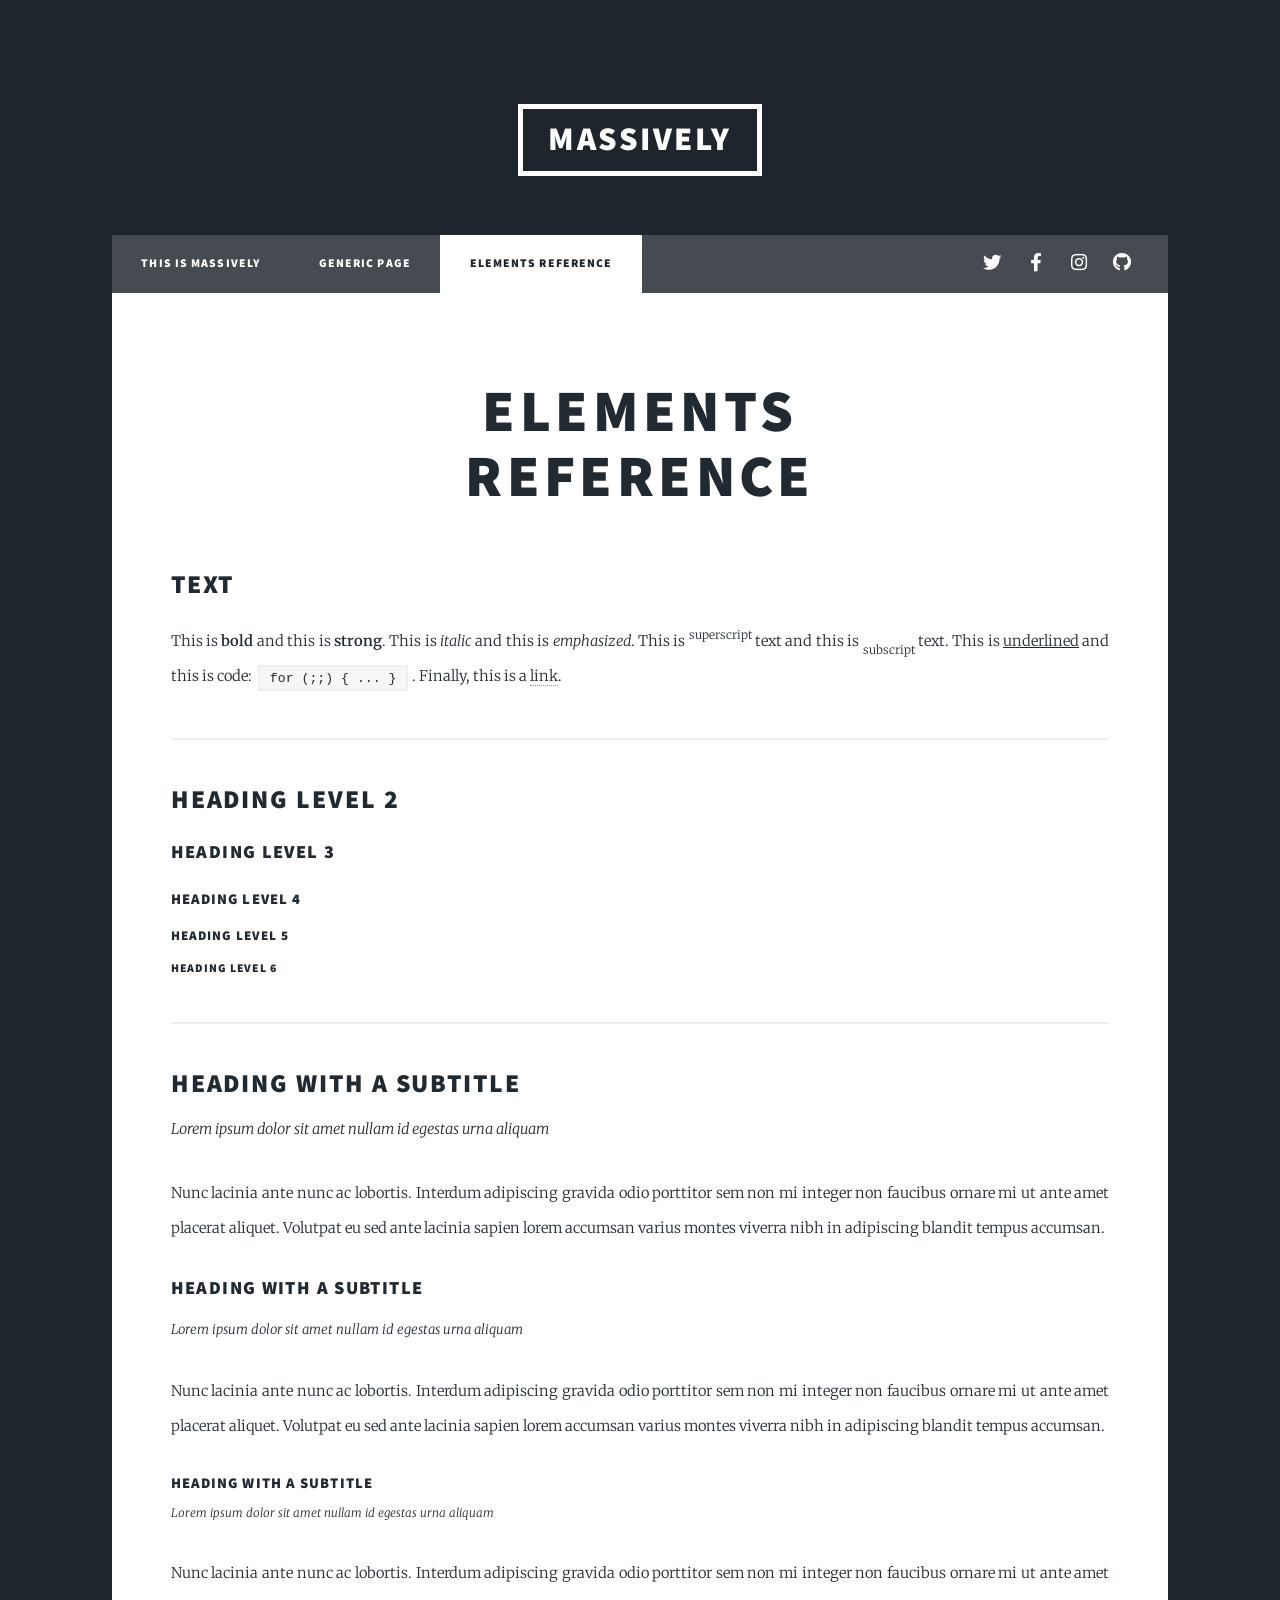
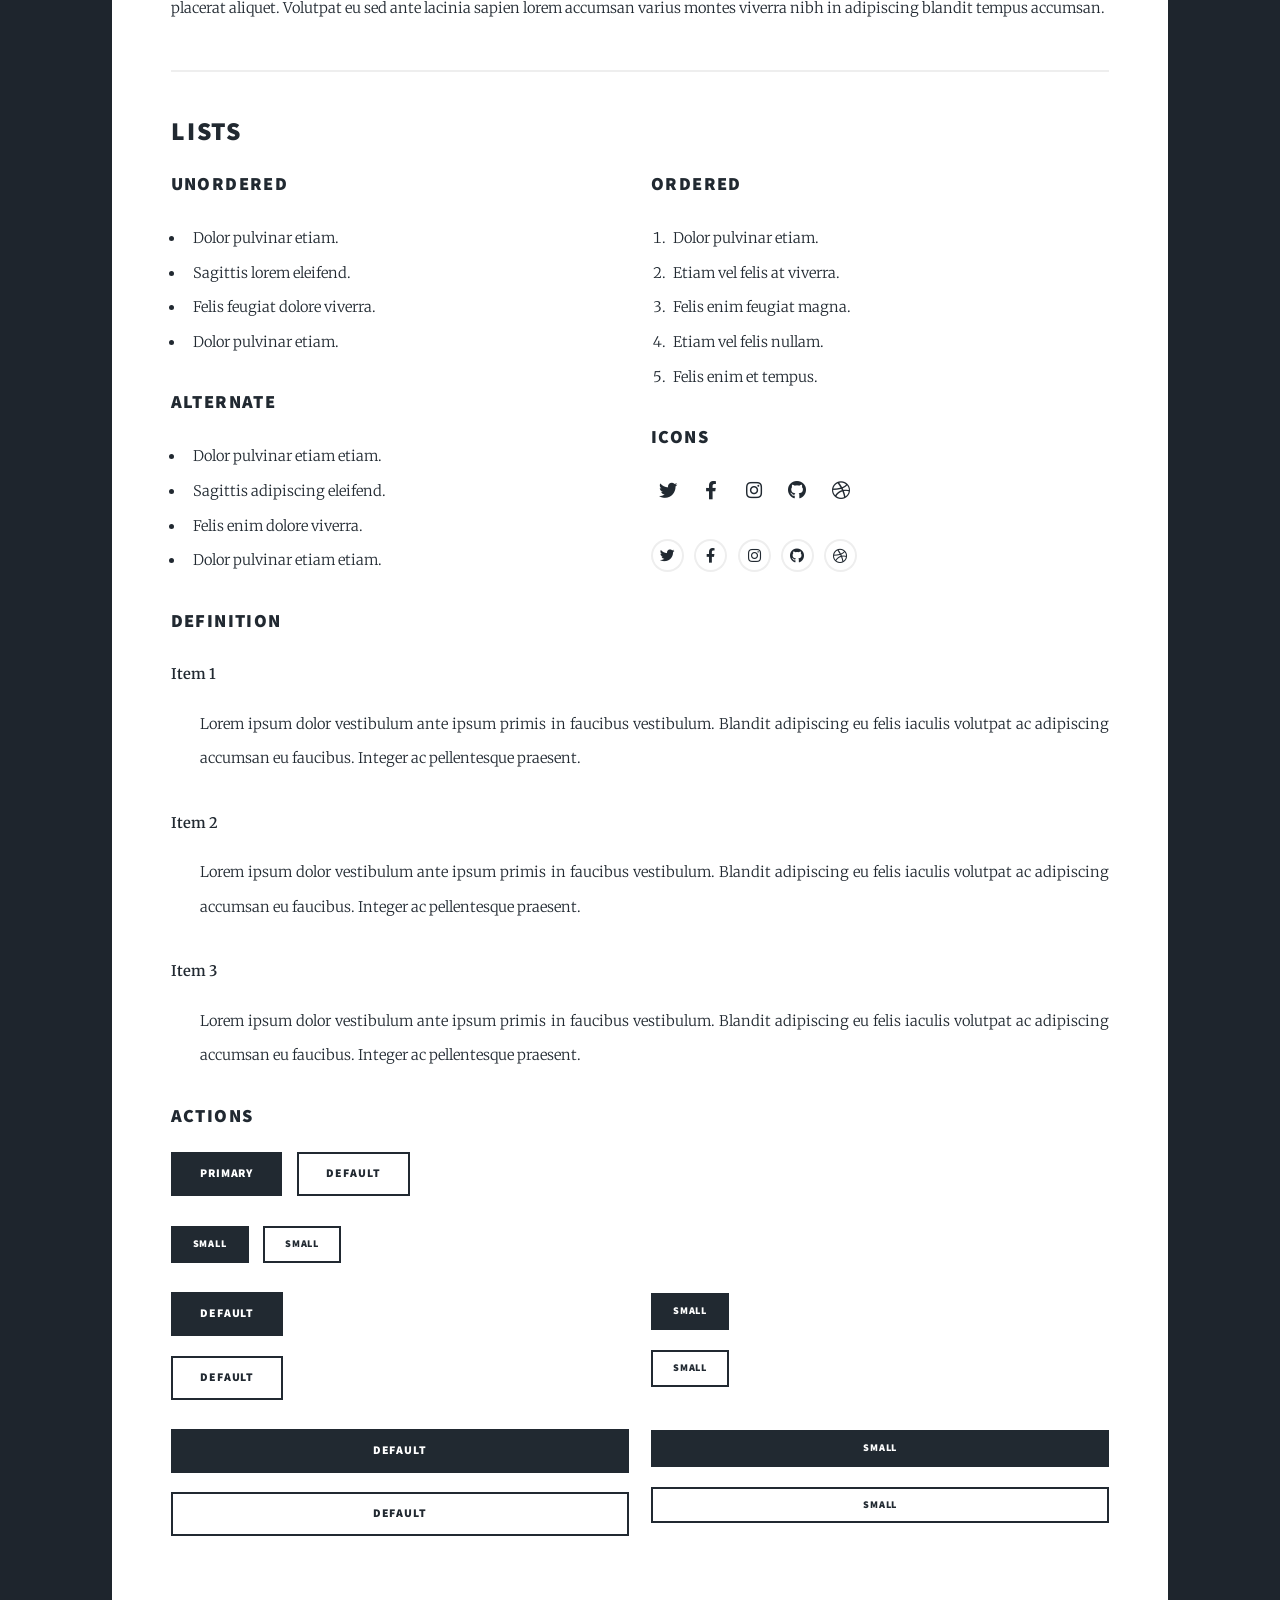
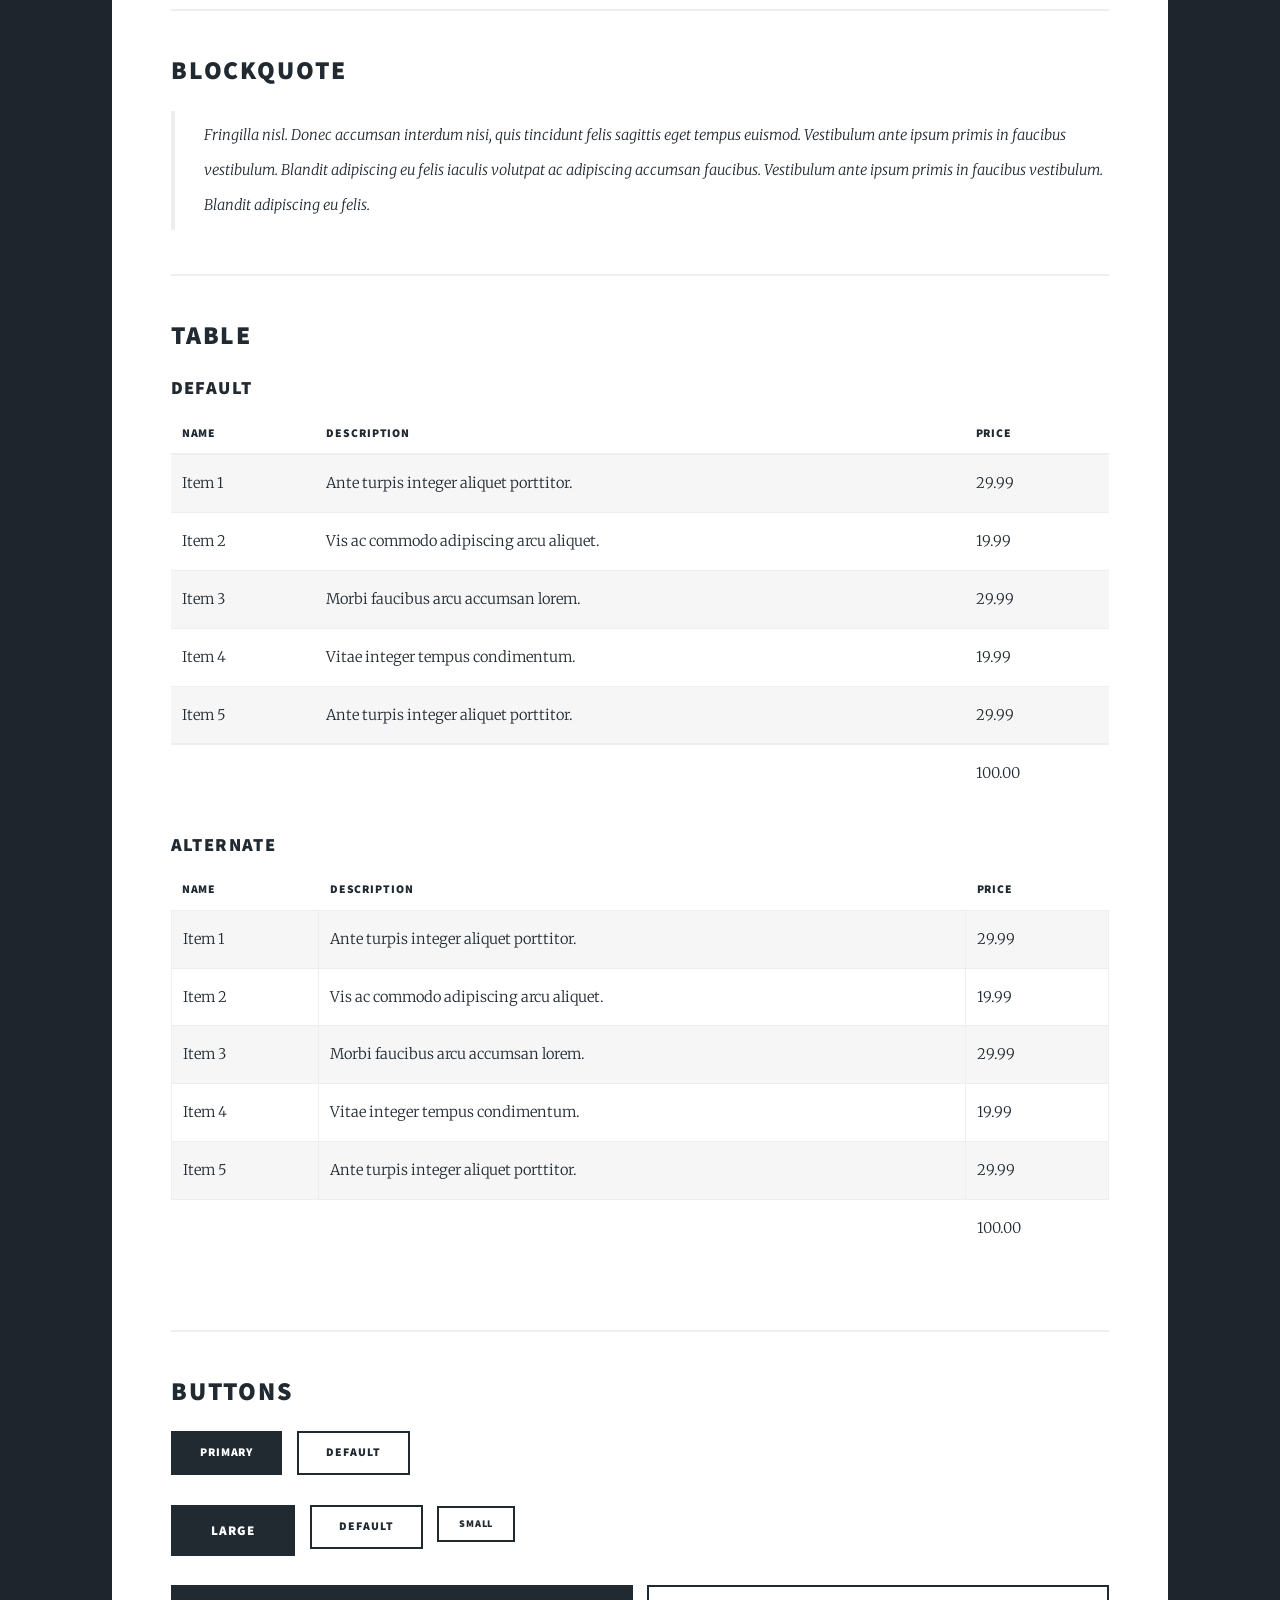
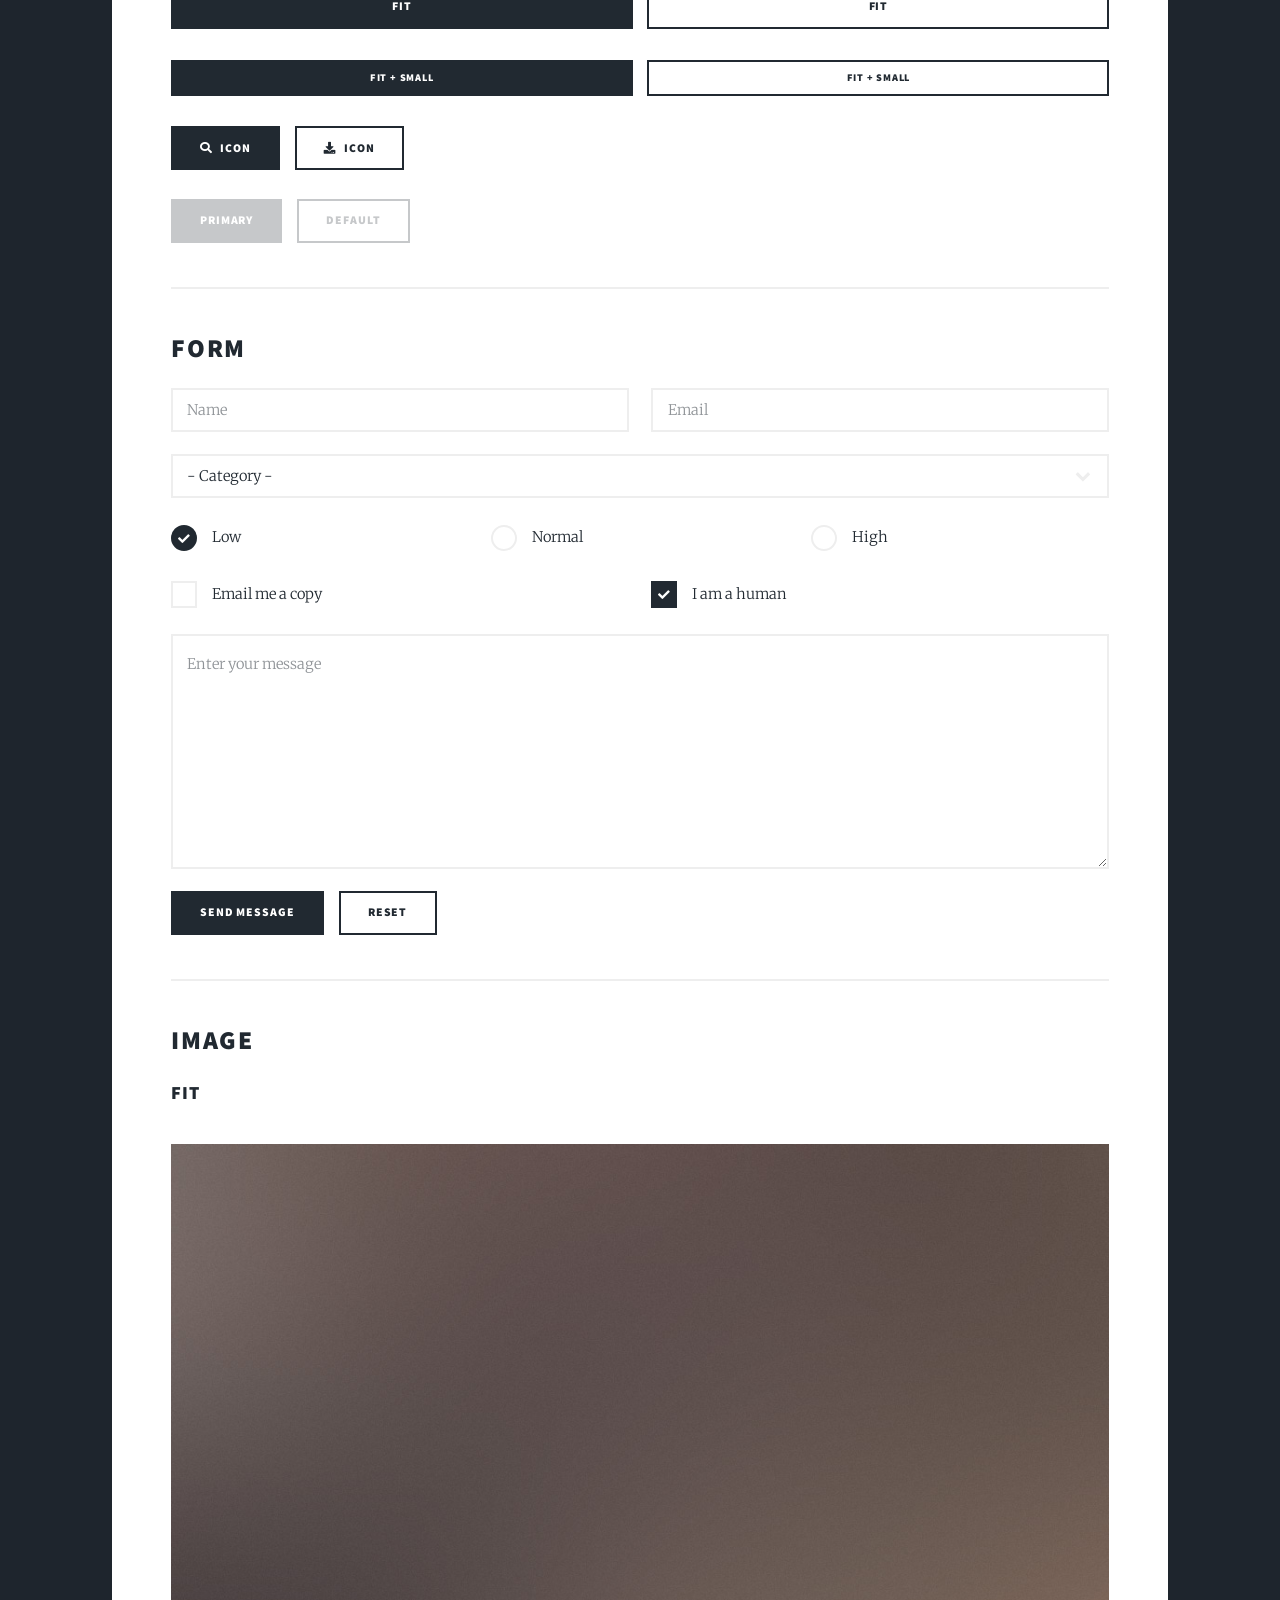
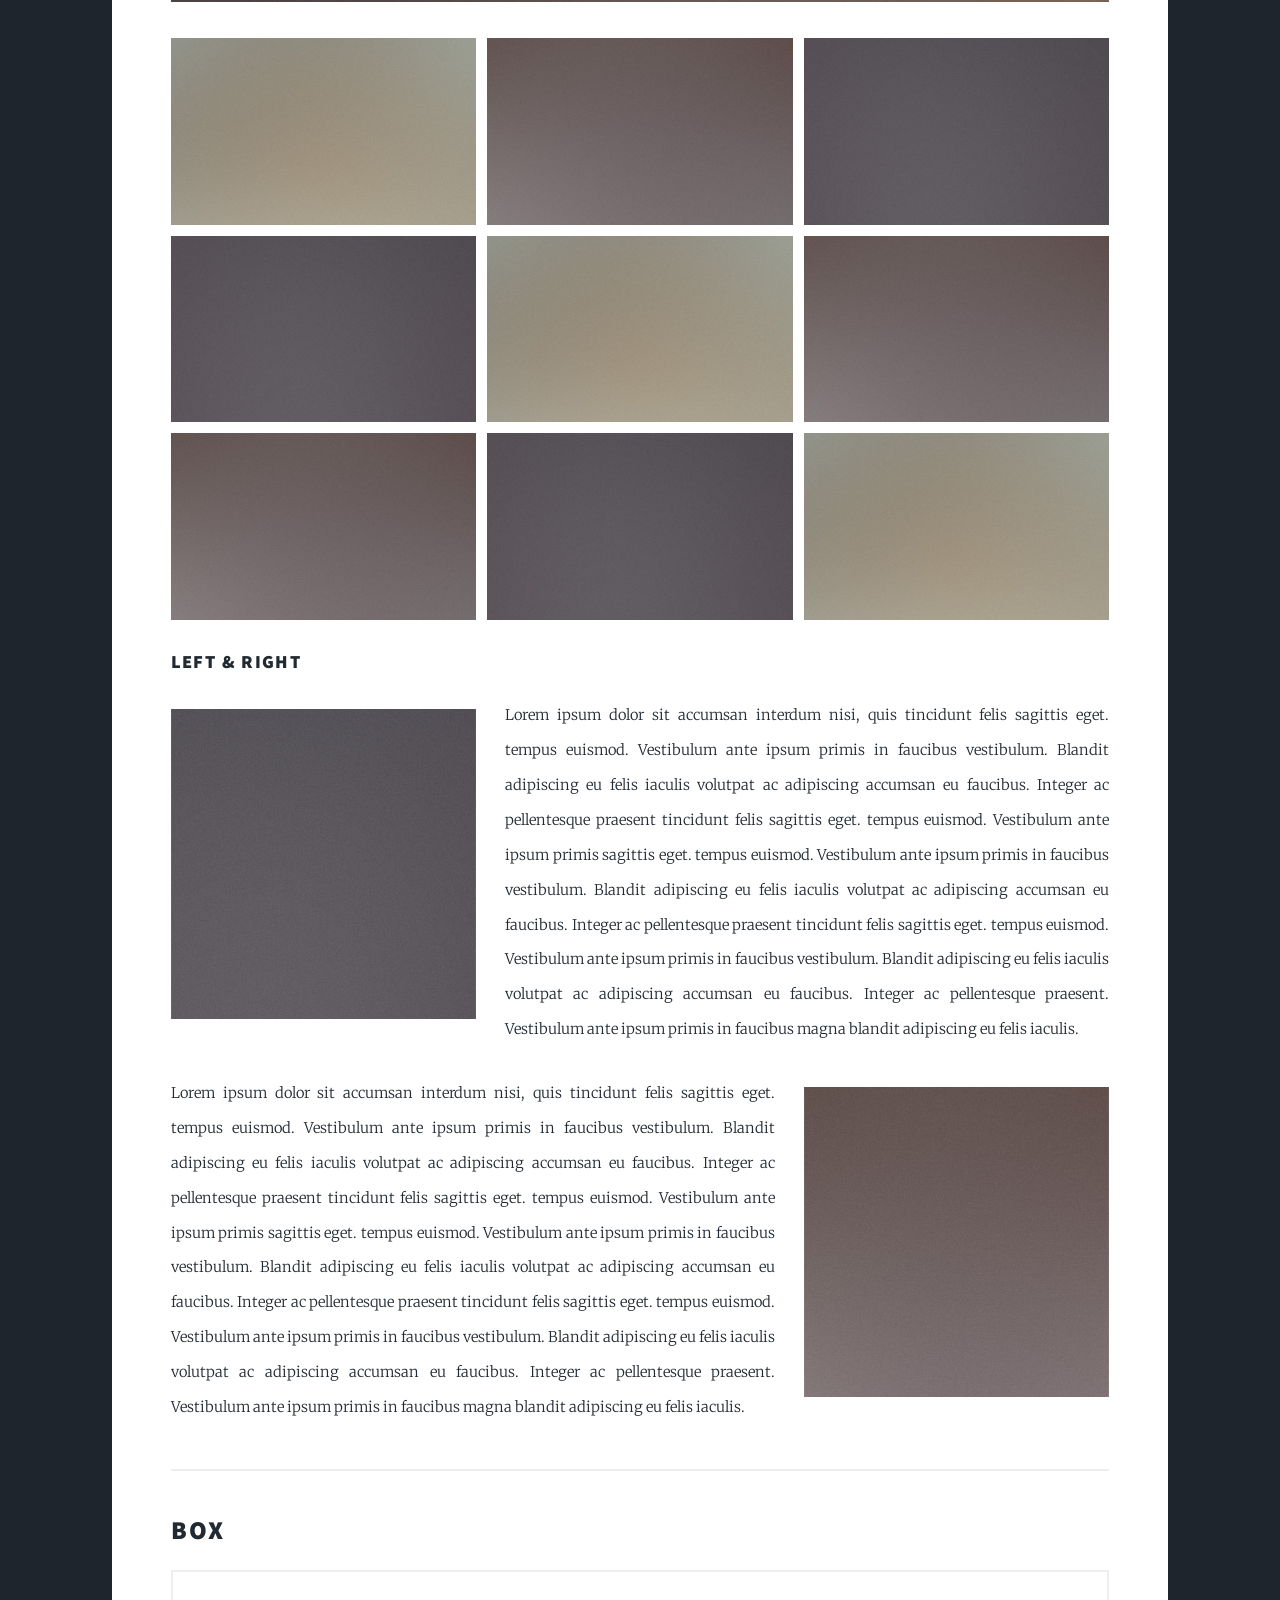
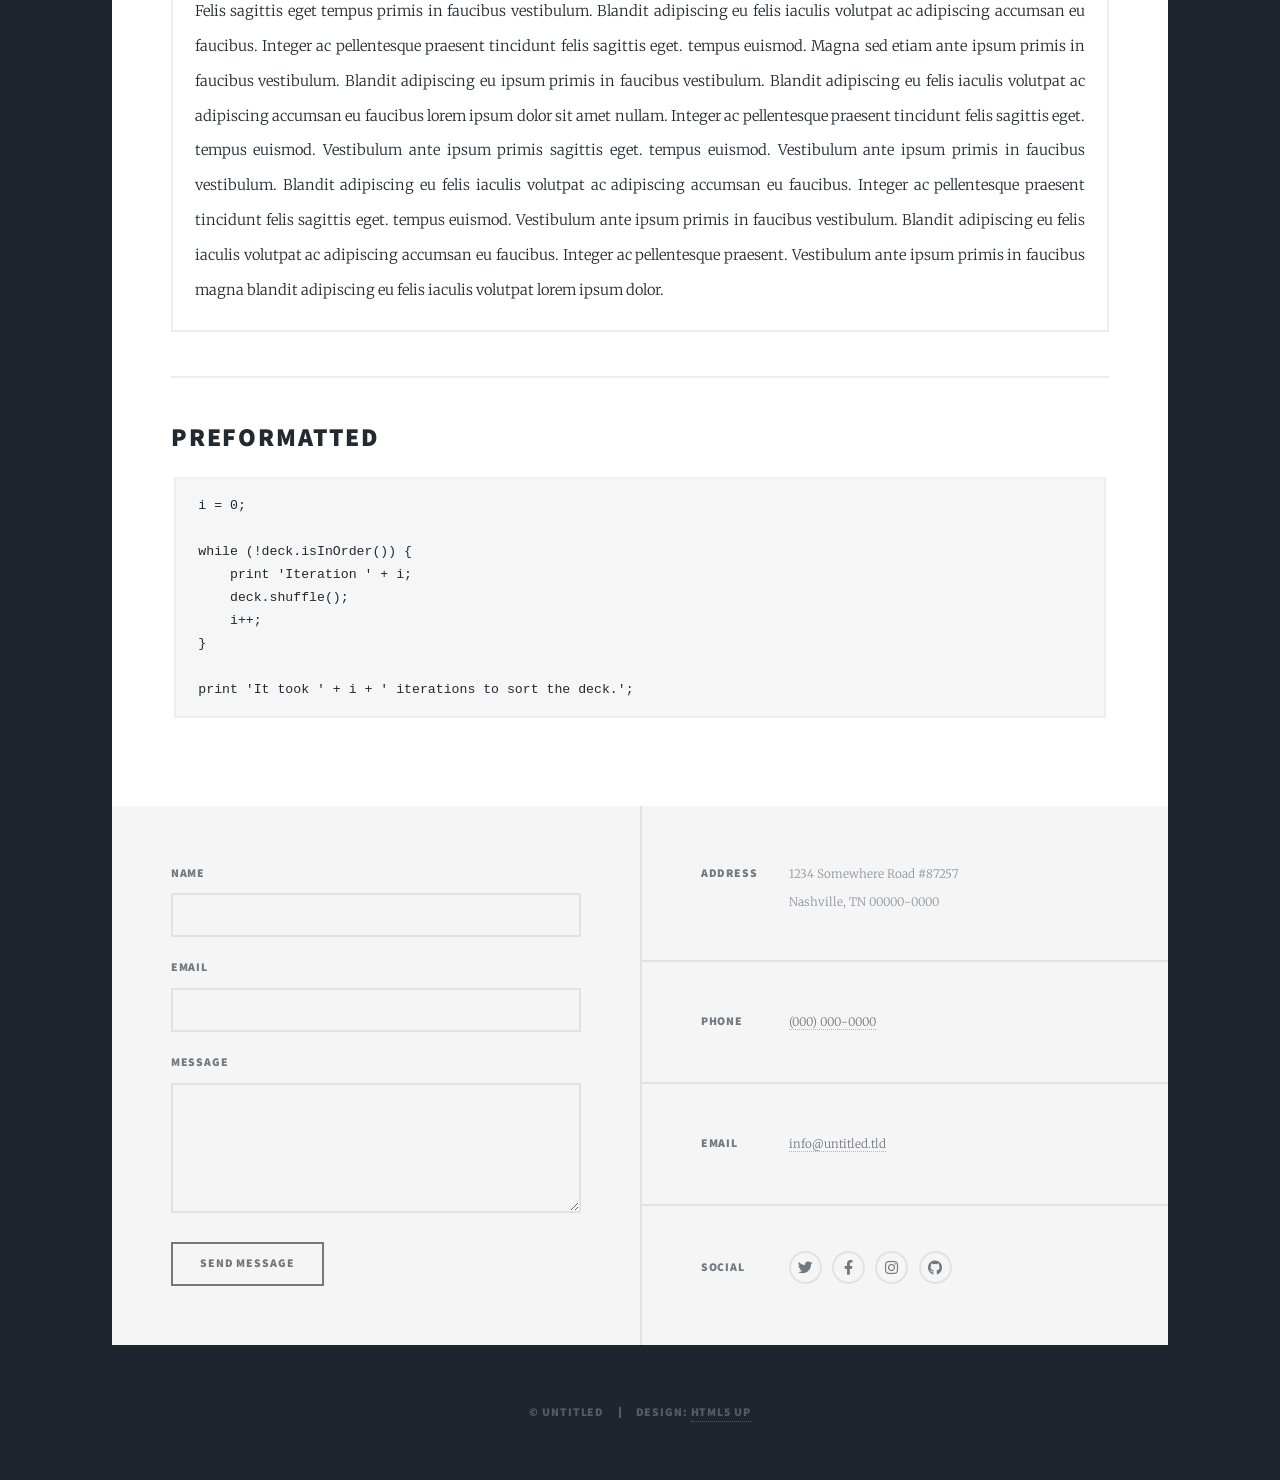
<file: elements.html>
<!DOCTYPE HTML>
<!--
	Massively by HTML5 UP
	html5up.net | @ajlkn
	Free for personal and commercial use under the CCA 3.0 license (html5up.net/license)
-->
<html>
	<head>
		<title>Elements Reference - Massively by HTML5 UP</title>
		<meta charset="utf-8" />
		<meta name="viewport" content="width=device-width, initial-scale=1, user-scalable=no" />
		<link rel="stylesheet" href="assets/css/main.css" />
		<noscript><link rel="stylesheet" href="assets/css/noscript.css" /></noscript>
	</head>
	<body class="is-preload">

		<!-- Wrapper -->
			<div id="wrapper">

				<!-- Header -->
					<header id="header">
						<a href="index.html" class="logo">Massively</a>
					</header>

				<!-- Nav -->
					<nav id="nav">
						<ul class="links">
							<li><a href="index.html">This is Massively</a></li>
							<li><a href="generic.html">Generic Page</a></li>
							<li class="active"><a href="elements.html">Elements Reference</a></li>
						</ul>
						<ul class="icons">
							<li><a href="#" class="icon brands fa-twitter"><span class="label">Twitter</span></a></li>
							<li><a href="#" class="icon brands fa-facebook-f"><span class="label">Facebook</span></a></li>
							<li><a href="#" class="icon brands fa-instagram"><span class="label">Instagram</span></a></li>
							<li><a href="#" class="icon brands fa-github"><span class="label">GitHub</span></a></li>
						</ul>
					</nav>

				<!-- Main -->
					<div id="main">

						<!-- Post -->
							<section class="post">
								<header class="major">
									<h1>Elements<br />
									Reference</h1>
								</header>

								<!-- Text stuff -->
									<h2>Text</h2>
									<p>This is <b>bold</b> and this is <strong>strong</strong>. This is <i>italic</i> and this is <em>emphasized</em>.
									This is <sup>superscript</sup> text and this is <sub>subscript</sub> text.
									This is <u>underlined</u> and this is code: <code>for (;;) { ... }</code>.
									Finally, this is a <a href="#">link</a>.</p>
									<hr />
									<h2>Heading Level 2</h2>
									<h3>Heading Level 3</h3>
									<h4>Heading Level 4</h4>
									<h5>Heading Level 5</h5>
									<h6>Heading Level 6</h6>
									<hr />
									<header>
										<h2>Heading with a Subtitle</h2>
										<p>Lorem ipsum dolor sit amet nullam id egestas urna aliquam</p>
									</header>
									<p>Nunc lacinia ante nunc ac lobortis. Interdum adipiscing gravida odio porttitor sem non mi integer non faucibus ornare mi ut ante amet placerat aliquet. Volutpat eu sed ante lacinia sapien lorem accumsan varius montes viverra nibh in adipiscing blandit tempus accumsan.</p>
									<header>
										<h3>Heading with a Subtitle</h3>
										<p>Lorem ipsum dolor sit amet nullam id egestas urna aliquam</p>
									</header>
									<p>Nunc lacinia ante nunc ac lobortis. Interdum adipiscing gravida odio porttitor sem non mi integer non faucibus ornare mi ut ante amet placerat aliquet. Volutpat eu sed ante lacinia sapien lorem accumsan varius montes viverra nibh in adipiscing blandit tempus accumsan.</p>
									<header>
										<h4>Heading with a Subtitle</h4>
										<p>Lorem ipsum dolor sit amet nullam id egestas urna aliquam</p>
									</header>
									<p>Nunc lacinia ante nunc ac lobortis. Interdum adipiscing gravida odio porttitor sem non mi integer non faucibus ornare mi ut ante amet placerat aliquet. Volutpat eu sed ante lacinia sapien lorem accumsan varius montes viverra nibh in adipiscing blandit tempus accumsan.</p>

									<hr />

								<!-- Lists -->
									<h2>Lists</h2>
									<div class="row">
										<div class="col-6 col-12-small">

											<h3>Unordered</h3>
											<ul>
												<li>Dolor pulvinar etiam.</li>
												<li>Sagittis lorem eleifend.</li>
												<li>Felis feugiat dolore viverra.</li>
												<li>Dolor pulvinar etiam.</li>
											</ul>

											<h3>Alternate</h3>
											<ul class="alt">
												<li>Dolor pulvinar etiam etiam.</li>
												<li>Sagittis adipiscing eleifend.</li>
												<li>Felis enim dolore viverra.</li>
												<li>Dolor pulvinar etiam etiam.</li>
											</ul>

										</div>
										<div class="col-6 col-12-small">

											<h3>Ordered</h3>
											<ol>
												<li>Dolor pulvinar etiam.</li>
												<li>Etiam vel felis at viverra.</li>
												<li>Felis enim feugiat magna.</li>
												<li>Etiam vel felis nullam.</li>
												<li>Felis enim et tempus.</li>
											</ol>

											<h3>Icons</h3>
											<ul class="icons">
												<li><a href="#" class="icon brands fa-twitter"><span class="label">Twitter</span></a></li>
												<li><a href="#" class="icon brands fa-facebook-f"><span class="label">Facebook</span></a></li>
												<li><a href="#" class="icon brands fa-instagram"><span class="label">Instagram</span></a></li>
												<li><a href="#" class="icon brands fa-github"><span class="label">Github</span></a></li>
												<li><a href="#" class="icon brands fa-dribbble"><span class="label">Dribbble</span></a></li>
											</ul>
											<ul class="icons alt">
												<li><a href="#" class="icon brands alt fa-twitter"><span class="label">Twitter</span></a></li>
												<li><a href="#" class="icon brands alt fa-facebook-f"><span class="label">Facebook</span></a></li>
												<li><a href="#" class="icon brands alt fa-instagram"><span class="label">Instagram</span></a></li>
												<li><a href="#" class="icon brands alt fa-github"><span class="label">Github</span></a></li>
												<li><a href="#" class="icon brands alt fa-dribbble"><span class="label">Dribbble</span></a></li>
											</ul>

										</div>
									</div>
									<h3>Definition</h3>
									<dl>
										<dt>Item 1</dt>
										<dd>
											<p>Lorem ipsum dolor vestibulum ante ipsum primis in faucibus vestibulum. Blandit adipiscing eu felis iaculis volutpat ac adipiscing accumsan eu faucibus. Integer ac pellentesque praesent.</p>
										</dd>
										<dt>Item 2</dt>
										<dd>
											<p>Lorem ipsum dolor vestibulum ante ipsum primis in faucibus vestibulum. Blandit adipiscing eu felis iaculis volutpat ac adipiscing accumsan eu faucibus. Integer ac pellentesque praesent.</p>
										</dd>
										<dt>Item 3</dt>
										<dd>
											<p>Lorem ipsum dolor vestibulum ante ipsum primis in faucibus vestibulum. Blandit adipiscing eu felis iaculis volutpat ac adipiscing accumsan eu faucibus. Integer ac pellentesque praesent.</p>
										</dd>
									</dl>

									<h3>Actions</h3>
									<ul class="actions">
										<li><a href="#" class="button primary">Primary</a></li>
										<li><a href="#" class="button">Default</a></li>
									</ul>
									<ul class="actions small">
										<li><a href="#" class="button primary small">Small</a></li>
										<li><a href="#" class="button small">Small</a></li>
									</ul>
									<div class="row">
										<div class="col-6 col-12-small">
											<ul class="actions stacked">
												<li><a href="#" class="button primary">Default</a></li>
												<li><a href="#" class="button">Default</a></li>
											</ul>
										</div>
										<div class="col-6 col-12-small">
											<ul class="actions stacked">
												<li><a href="#" class="button primary small">Small</a></li>
												<li><a href="#" class="button small">Small</a></li>
											</ul>
										</div>
									</div>
									<div class="row">
										<div class="col-6 col-12-small">
											<ul class="actions stacked">
												<li><a href="#" class="button primary fit">Default</a></li>
												<li><a href="#" class="button fit">Default</a></li>
											</ul>
										</div>
										<div class="col-6 col-12-small">
											<ul class="actions stacked">
												<li><a href="#" class="button primary small fit">Small</a></li>
												<li><a href="#" class="button small fit">Small</a></li>
											</ul>
										</div>
									</div>

									<hr />

								<!-- Blockquote -->
									<h2>Blockquote</h2>
									<blockquote>Fringilla nisl. Donec accumsan interdum nisi, quis tincidunt felis sagittis eget tempus euismod. Vestibulum ante ipsum primis in faucibus vestibulum. Blandit adipiscing eu felis iaculis volutpat ac adipiscing accumsan faucibus. Vestibulum ante ipsum primis in faucibus vestibulum. Blandit adipiscing eu felis.</blockquote>

									<hr />

								<!-- Table -->
									<h2>Table</h2>

									<h3>Default</h3>
									<div class="table-wrapper">
										<table>
											<thead>
												<tr>
													<th>Name</th>
													<th>Description</th>
													<th>Price</th>
												</tr>
											</thead>
											<tbody>
												<tr>
													<td>Item 1</td>
													<td>Ante turpis integer aliquet porttitor.</td>
													<td>29.99</td>
												</tr>
												<tr>
													<td>Item 2</td>
													<td>Vis ac commodo adipiscing arcu aliquet.</td>
													<td>19.99</td>
												</tr>
												<tr>
													<td>Item 3</td>
													<td> Morbi faucibus arcu accumsan lorem.</td>
													<td>29.99</td>
												</tr>
												<tr>
													<td>Item 4</td>
													<td>Vitae integer tempus condimentum.</td>
													<td>19.99</td>
												</tr>
												<tr>
													<td>Item 5</td>
													<td>Ante turpis integer aliquet porttitor.</td>
													<td>29.99</td>
												</tr>
											</tbody>
											<tfoot>
												<tr>
													<td colspan="2"></td>
													<td>100.00</td>
												</tr>
											</tfoot>
										</table>
									</div>

									<h3>Alternate</h3>
									<div class="table-wrapper">
										<table class="alt">
											<thead>
												<tr>
													<th>Name</th>
													<th>Description</th>
													<th>Price</th>
												</tr>
											</thead>
											<tbody>
												<tr>
													<td>Item 1</td>
													<td>Ante turpis integer aliquet porttitor.</td>
													<td>29.99</td>
												</tr>
												<tr>
													<td>Item 2</td>
													<td>Vis ac commodo adipiscing arcu aliquet.</td>
													<td>19.99</td>
												</tr>
												<tr>
													<td>Item 3</td>
													<td> Morbi faucibus arcu accumsan lorem.</td>
													<td>29.99</td>
												</tr>
												<tr>
													<td>Item 4</td>
													<td>Vitae integer tempus condimentum.</td>
													<td>19.99</td>
												</tr>
												<tr>
													<td>Item 5</td>
													<td>Ante turpis integer aliquet porttitor.</td>
													<td>29.99</td>
												</tr>
											</tbody>
											<tfoot>
												<tr>
													<td colspan="2"></td>
													<td>100.00</td>
												</tr>
											</tfoot>
										</table>
									</div>

									<hr />

								<!-- Buttons -->
									<h2>Buttons</h2>
									<ul class="actions">
										<li><a href="#" class="button primary">Primary</a></li>
										<li><a href="#" class="button">Default</a></li>
									</ul>
									<ul class="actions">
										<li><a href="#" class="button primary large">Large</a></li>
										<li><a href="#" class="button">Default</a></li>
										<li><a href="#" class="button small">Small</a></li>
									</ul>
									<ul class="actions fit">
										<li><a href="#" class="button primary fit">Fit</a></li>
										<li><a href="#" class="button fit">Fit</a></li>
									</ul>
									<ul class="actions fit small">
										<li><a href="#" class="button primary fit small">Fit + Small</a></li>
										<li><a href="#" class="button fit small">Fit + Small</a></li>
									</ul>
									<ul class="actions">
										<li><a href="#" class="button primary icon solid fa-search">Icon</a></li>
										<li><a href="#" class="button icon solid fa-download">Icon</a></li>
									</ul>
									<ul class="actions">
										<li><span class="button primary disabled">Primary</span></li>
										<li><span class="button disabled">Default</span></li>
									</ul>

									<hr />

								<!-- Form -->
									<h2>Form</h2>

									<form method="post" action="#">
										<div class="row gtr-uniform">
											<div class="col-6 col-12-xsmall">
												<input type="text" name="demo-name" id="demo-name" value="" placeholder="Name" />
											</div>
											<div class="col-6 col-12-xsmall">
												<input type="email" name="demo-email" id="demo-email" value="" placeholder="Email" />
											</div>
											<!-- Break -->
											<div class="col-12">
												<select name="demo-category" id="demo-category">
													<option value="">- Category -</option>
													<option value="1">Manufacturing</option>
													<option value="1">Shipping</option>
													<option value="1">Administration</option>
													<option value="1">Human Resources</option>
												</select>
											</div>
											<!-- Break -->
											<div class="col-4 col-12-small">
												<input type="radio" id="demo-priority-low" name="demo-priority" checked>
												<label for="demo-priority-low">Low</label>
											</div>
											<div class="col-4 col-12-small">
												<input type="radio" id="demo-priority-normal" name="demo-priority">
												<label for="demo-priority-normal">Normal</label>
											</div>
											<div class="col-4 col-12-small">
												<input type="radio" id="demo-priority-high" name="demo-priority">
												<label for="demo-priority-high">High</label>
											</div>
											<!-- Break -->
											<div class="col-6 col-12-small">
												<input type="checkbox" id="demo-copy" name="demo-copy">
												<label for="demo-copy">Email me a copy</label>
											</div>
											<div class="col-6 col-12-small">
												<input type="checkbox" id="demo-human" name="demo-human" checked>
												<label for="demo-human">I am a human</label>
											</div>
											<!-- Break -->
											<div class="col-12">
												<textarea name="demo-message" id="demo-message" placeholder="Enter your message" rows="6"></textarea>
											</div>
											<!-- Break -->
											<div class="col-12">
												<ul class="actions">
													<li><input type="submit" value="Send Message" class="primary" /></li>
													<li><input type="reset" value="Reset" /></li>
												</ul>
											</div>
										</div>
									</form>

									<hr />

								<!-- Image -->
									<h2>Image</h2>

									<h3>Fit</h3>
									<span class="image fit"><img src="images/pic01.jpg" alt="" /></span>
									<div class="box alt">
										<div class="row gtr-50 gtr-uniform">
											<div class="col-4"><span class="image fit"><img src="images/pic02.jpg" alt="" /></span></div>
											<div class="col-4"><span class="image fit"><img src="images/pic03.jpg" alt="" /></span></div>
											<div class="col-4"><span class="image fit"><img src="images/pic04.jpg" alt="" /></span></div>
											<!-- Break -->
											<div class="col-4"><span class="image fit"><img src="images/pic04.jpg" alt="" /></span></div>
											<div class="col-4"><span class="image fit"><img src="images/pic02.jpg" alt="" /></span></div>
											<div class="col-4"><span class="image fit"><img src="images/pic03.jpg" alt="" /></span></div>
											<!-- Break -->
											<div class="col-4"><span class="image fit"><img src="images/pic03.jpg" alt="" /></span></div>
											<div class="col-4"><span class="image fit"><img src="images/pic04.jpg" alt="" /></span></div>
											<div class="col-4"><span class="image fit"><img src="images/pic02.jpg" alt="" /></span></div>
										</div>
									</div>

									<h3>Left &amp; Right</h3>
									<p><span class="image left"><img src="images/pic08.jpg" alt="" /></span>Lorem ipsum dolor sit accumsan interdum nisi, quis tincidunt felis sagittis eget. tempus euismod. Vestibulum ante ipsum primis in faucibus vestibulum. Blandit adipiscing eu felis iaculis volutpat ac adipiscing accumsan eu faucibus. Integer ac pellentesque praesent tincidunt felis sagittis eget. tempus euismod. Vestibulum ante ipsum primis sagittis eget. tempus euismod. Vestibulum ante ipsum primis in faucibus vestibulum. Blandit adipiscing eu felis iaculis volutpat ac adipiscing accumsan eu faucibus. Integer ac pellentesque praesent tincidunt felis sagittis eget. tempus euismod. Vestibulum ante ipsum primis in faucibus vestibulum. Blandit adipiscing eu felis iaculis volutpat ac adipiscing accumsan eu faucibus. Integer ac pellentesque praesent. Vestibulum ante ipsum primis in faucibus magna blandit adipiscing eu felis iaculis.</p>
									<p><span class="image right"><img src="images/pic09.jpg" alt="" /></span>Lorem ipsum dolor sit accumsan interdum nisi, quis tincidunt felis sagittis eget. tempus euismod. Vestibulum ante ipsum primis in faucibus vestibulum. Blandit adipiscing eu felis iaculis volutpat ac adipiscing accumsan eu faucibus. Integer ac pellentesque praesent tincidunt felis sagittis eget. tempus euismod. Vestibulum ante ipsum primis sagittis eget. tempus euismod. Vestibulum ante ipsum primis in faucibus vestibulum. Blandit adipiscing eu felis iaculis volutpat ac adipiscing accumsan eu faucibus. Integer ac pellentesque praesent tincidunt felis sagittis eget. tempus euismod. Vestibulum ante ipsum primis in faucibus vestibulum. Blandit adipiscing eu felis iaculis volutpat ac adipiscing accumsan eu faucibus. Integer ac pellentesque praesent. Vestibulum ante ipsum primis in faucibus magna blandit adipiscing eu felis iaculis.</p>

									<hr />

								<!-- Box -->
									<h2>Box</h2>
									<div class="box">
										<p>Felis sagittis eget tempus primis in faucibus vestibulum. Blandit adipiscing eu felis iaculis volutpat ac adipiscing accumsan eu faucibus. Integer ac pellentesque praesent tincidunt felis sagittis eget. tempus euismod. Magna sed etiam ante ipsum primis in faucibus vestibulum. Blandit adipiscing eu ipsum primis in faucibus vestibulum. Blandit adipiscing eu felis iaculis volutpat ac adipiscing accumsan eu faucibus lorem ipsum dolor sit amet nullam. Integer ac pellentesque praesent tincidunt felis sagittis eget. tempus euismod. Vestibulum ante ipsum primis sagittis eget. tempus euismod. Vestibulum ante ipsum primis in faucibus vestibulum. Blandit adipiscing eu felis iaculis volutpat ac adipiscing accumsan eu faucibus. Integer ac pellentesque praesent tincidunt felis sagittis eget. tempus euismod. Vestibulum ante ipsum primis in faucibus vestibulum. Blandit adipiscing eu felis iaculis volutpat ac adipiscing accumsan eu faucibus. Integer ac pellentesque praesent. Vestibulum ante ipsum primis in faucibus magna blandit adipiscing eu felis iaculis volutpat lorem ipsum dolor.</p>
									</div>

									<hr />

								<!-- Preformatted Code -->
									<h2>Preformatted</h2>
									<pre><code>i = 0;

while (!deck.isInOrder()) {
    print 'Iteration ' + i;
    deck.shuffle();
    i++;
}

print 'It took ' + i + ' iterations to sort the deck.';
</code></pre>

							</section>

					</div>

				<!-- Footer -->
					<footer id="footer">
						<section>
							<form method="post" action="#">
								<div class="fields">
									<div class="field">
										<label for="name">Name</label>
										<input type="text" name="name" id="name" />
									</div>
									<div class="field">
										<label for="email">Email</label>
										<input type="text" name="email" id="email" />
									</div>
									<div class="field">
										<label for="message">Message</label>
										<textarea name="message" id="message" rows="3"></textarea>
									</div>
								</div>
								<ul class="actions">
									<li><input type="submit" value="Send Message" /></li>
								</ul>
							</form>
						</section>
						<section class="split contact">
							<section class="alt">
								<h3>Address</h3>
								<p>1234 Somewhere Road #87257<br />
								Nashville, TN 00000-0000</p>
							</section>
							<section>
								<h3>Phone</h3>
								<p><a href="#">(000) 000-0000</a></p>
							</section>
							<section>
								<h3>Email</h3>
								<p><a href="#">info@untitled.tld</a></p>
							</section>
							<section>
								<h3>Social</h3>
								<ul class="icons alt">
									<li><a href="#" class="icon brands alt fa-twitter"><span class="label">Twitter</span></a></li>
									<li><a href="#" class="icon brands alt fa-facebook-f"><span class="label">Facebook</span></a></li>
									<li><a href="#" class="icon brands alt fa-instagram"><span class="label">Instagram</span></a></li>
									<li><a href="#" class="icon brands alt fa-github"><span class="label">GitHub</span></a></li>
								</ul>
							</section>
						</section>
					</footer>

				<!-- Copyright -->
					<div id="copyright">
						<ul><li>&copy; Untitled</li><li>Design: <a href="https://html5up.net">HTML5 UP</a></li></ul>
					</div>

			</div>

		<!-- Scripts -->
			<script src="assets/js/jquery.min.js"></script>
			<script src="assets/js/jquery.scrollex.min.js"></script>
			<script src="assets/js/jquery.scrolly.min.js"></script>
			<script src="assets/js/browser.min.js"></script>
			<script src="assets/js/breakpoints.min.js"></script>
			<script src="assets/js/util.js"></script>
			<script src="assets/js/main.js"></script>

	</body>
</html>
</file>
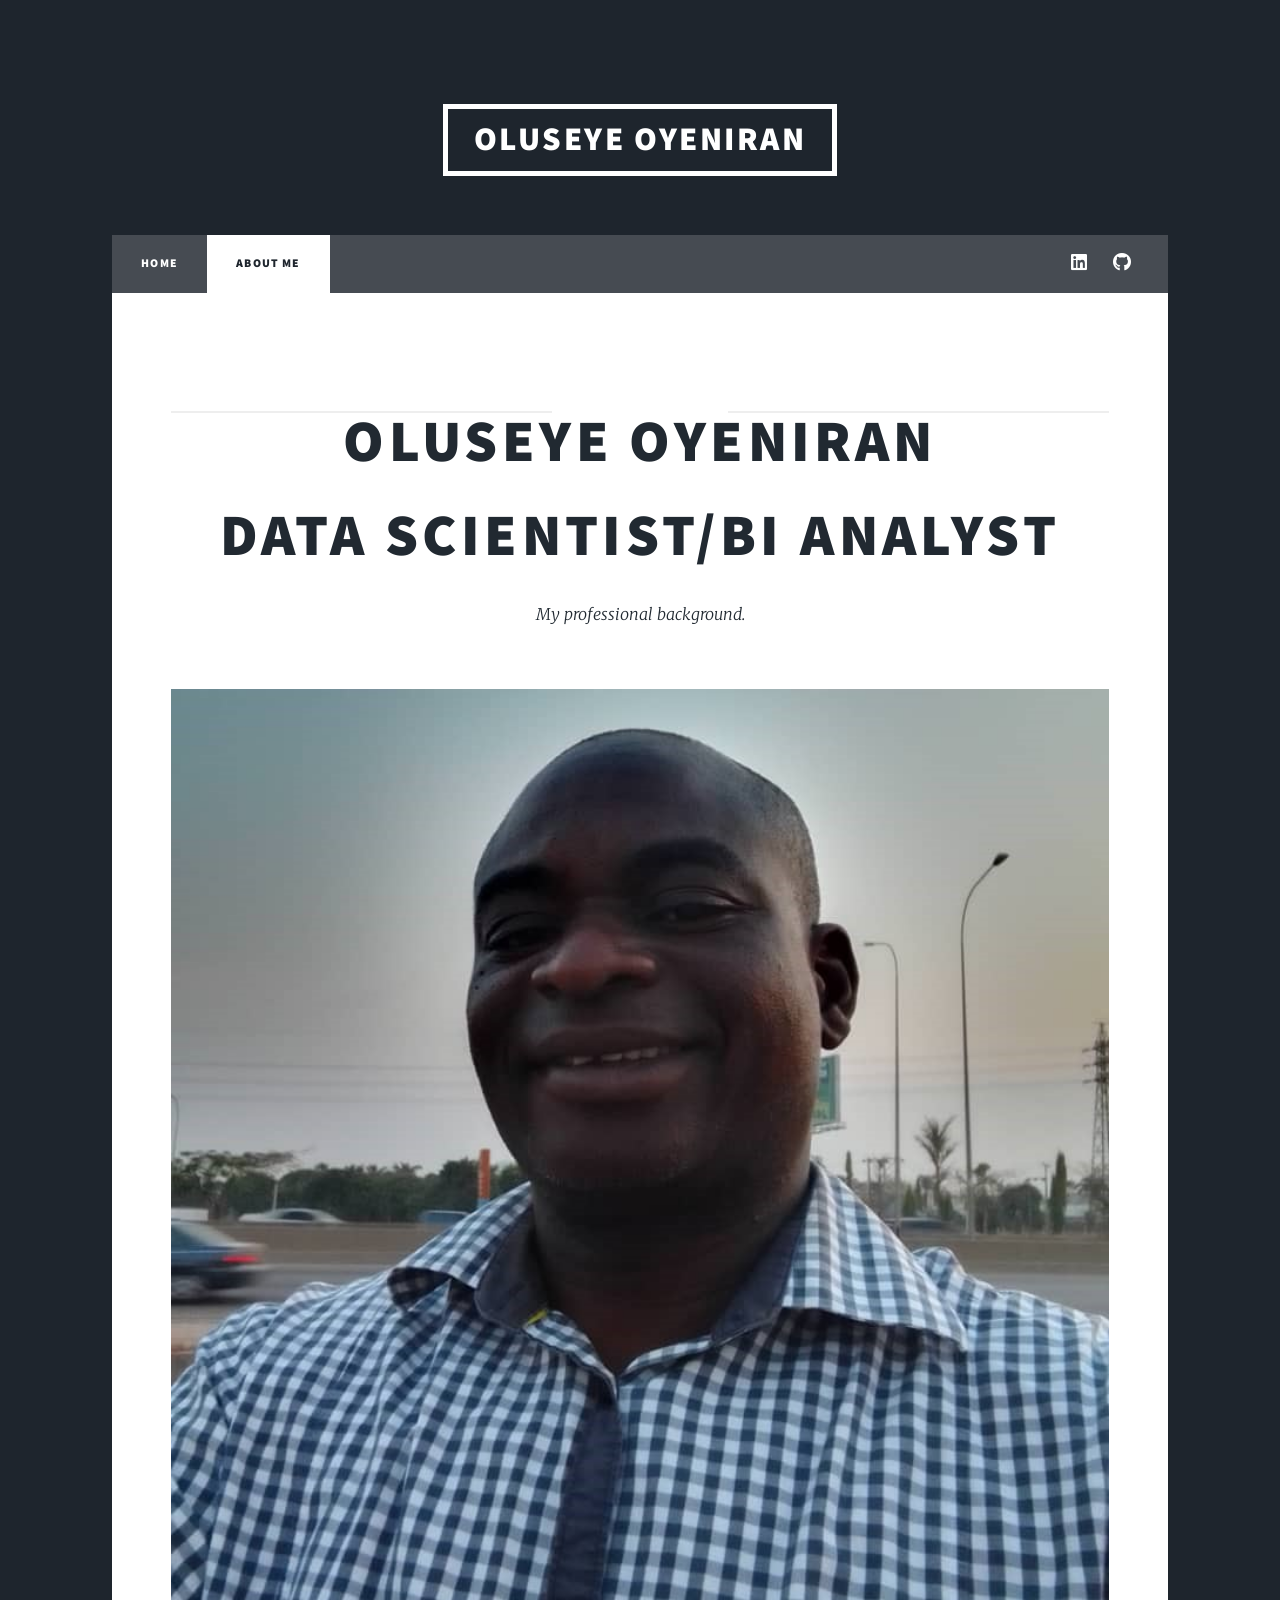
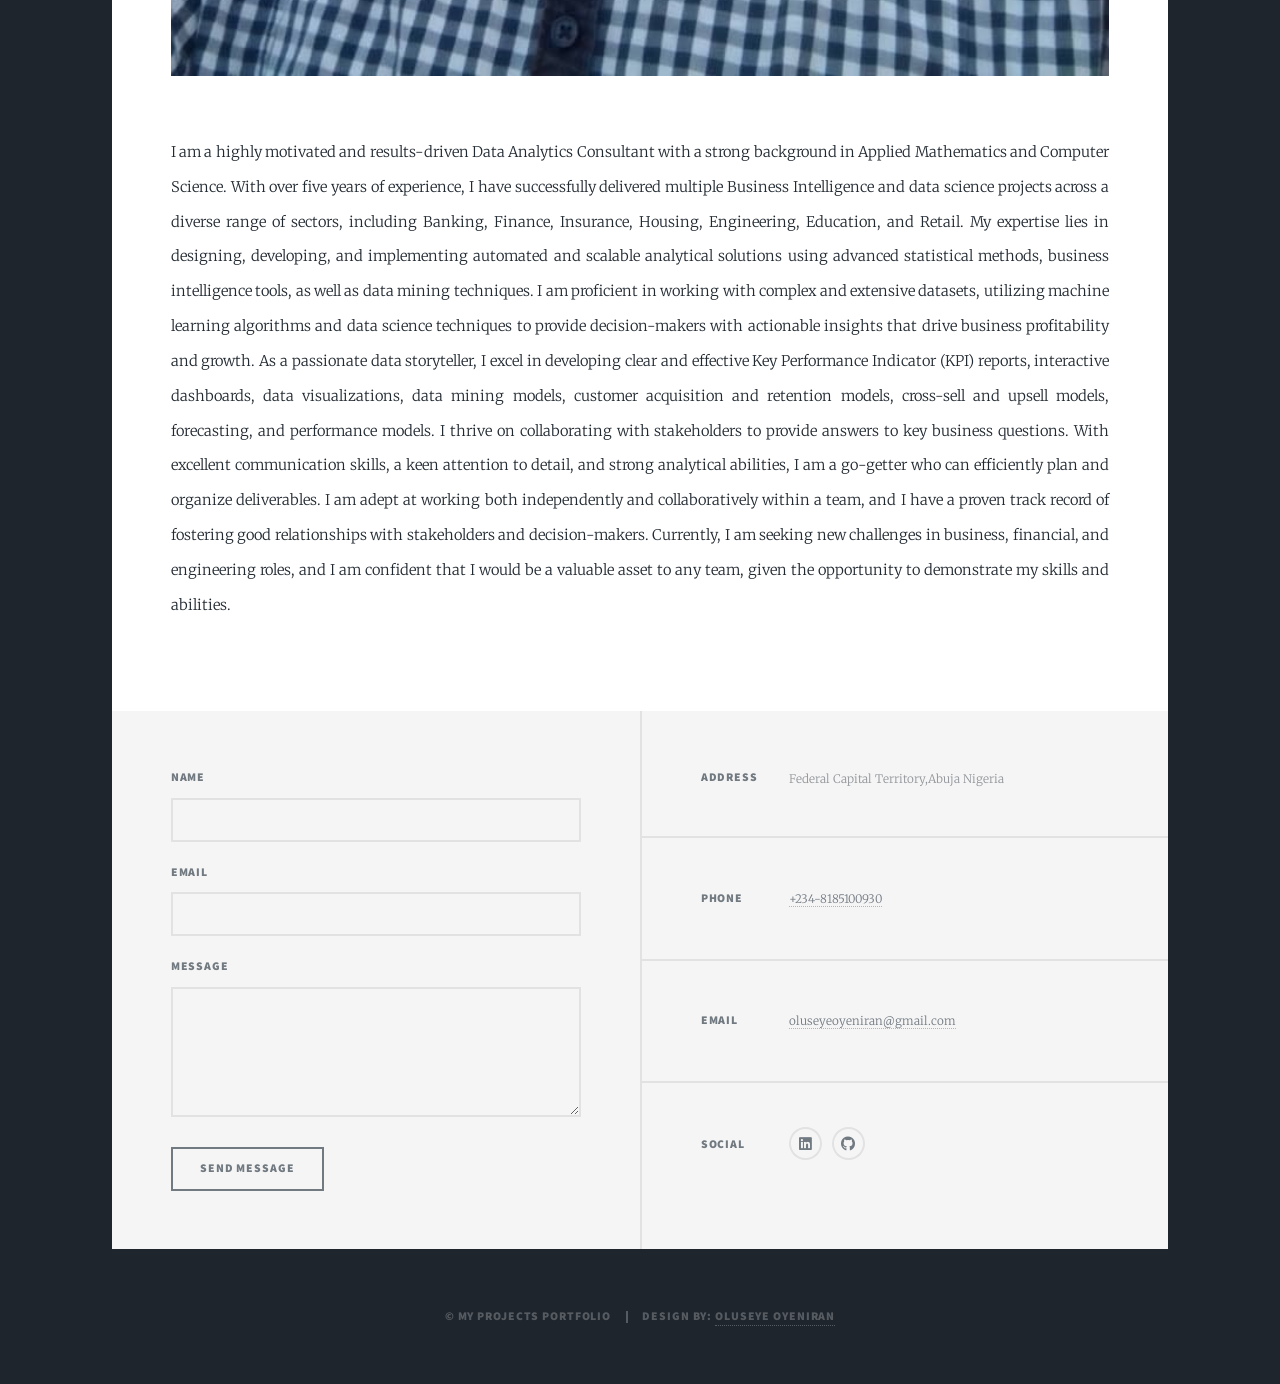
<file: generic.html>
<!DOCTYPE HTML>
<!--
	Massively by HTML5 UP
	html5up.net | @ajlkn
	Free for personal and commercial use under the CCA 3.0 license (html5up.net/license)
-->
<html>
	<head>
		<title>Generic Page - Massively by HTML5 UP</title>
		<meta charset="utf-8" />
		<meta name="viewport" content="width=device-width, initial-scale=1, user-scalable=no" />
		<link rel="stylesheet" href="assets/css/main.css" />
		<noscript><link rel="stylesheet" href="assets/css/noscript.css" /></noscript>
	</head>
	<body class="is-preload">

		<!-- Wrapper -->
			<div id="wrapper">

				<!-- Header -->
					<header id="header">
						<a href="index.html" class="logo">Oluseye Oyeniran</a>
					</header>

				<!-- Nav -->
					<nav id="nav">
						<ul class="links">
							<li><a href="index.html">Home</a></li>
							<li class="active"><a href="generic.html">About Me</a></li>
							
						</ul>
						<ul class="icons">
							<li><a href="https://www.linkedin.com/in/oluseye-oyeniran-509456109/" class="icon brands alt fa-linkedin"><span class="label">fa-linkedin</span></a></li>
									
									<li><a href="https://github.com/Eriayomide/" class="icon brands alt fa-github"><span class="label">GitHub</span></a></li>
						</ul>
					</nav>

				<!-- Main -->
					<div id="main">

						<!-- Post -->
							<section class="post">
								<header class="major">
									<span class="date"></span>
									<h1>Oluseye Oyeniran 
										<br />
									</h1>
									<h1>
										Data Scientist/BI Analyst<br />
									</h1>
									<p>My professional background.</p>
								</header>
								<div class="image main"><img src="images/OLUSEYE OYENIRAN.jpg" alt="" /></div>
								<p></p>
								<p>I am a highly motivated and results-driven Data Analytics Consultant with a strong background in Applied Mathematics and Computer Science. With over five years of experience, I have successfully delivered multiple Business Intelligence and data science projects across a diverse range of sectors, including Banking, Finance, Insurance, Housing, Engineering, Education, and Retail. My expertise lies in designing, developing, and implementing automated and scalable analytical solutions using advanced statistical methods, business intelligence tools, as well as data mining techniques.

									I am proficient in working with complex and extensive datasets, utilizing machine learning algorithms and data science techniques to provide decision-makers with actionable insights that drive business profitability and growth. As a passionate data storyteller, I excel in developing clear and effective Key Performance Indicator (KPI) reports, interactive dashboards, data visualizations, data mining models, customer acquisition and retention models, cross-sell and upsell models, forecasting, and performance models. I thrive on collaborating with stakeholders to provide answers to key business questions.
									
									With excellent communication skills, a keen attention to detail, and strong analytical abilities, I am a go-getter who can efficiently plan and organize deliverables. I am adept at working both independently and collaboratively within a team, and I have a proven track record of fostering good relationships with stakeholders and decision-makers. Currently, I am seeking new challenges in business, financial, and engineering roles, and I am confident that I would be a valuable asset to any team, given the opportunity to demonstrate my skills and abilities.
									
									
									
									
									
									</p>
							</section>

					</div>

				<!-- Footer -->
					<footer id="footer">
						<section>
							<form method="post" action="#">
								<div class="fields">
									<div class="field">
										<label for="name">Name</label>
										<input type="text" name="name" id="name" />
									</div>
									<div class="field">
										<label for="email">Email</label>
										<input type="text" name="email" id="email" />
									</div>
									<div class="field">
										<label for="message">Message</label>
										<textarea name="message" id="message" rows="3"></textarea>
									</div>
								</div>
								<ul class="actions">
									<li><input type="submit" value="Send Message" /></li>
								</ul>
							</form>
						</section>
						<section class="split contact">
							<section class="alt">
								<h3>Address</h3>
								<p>Federal Capital Territory,Abuja Nigeria</p>
							</section>
							<section>
								<h3>Phone</h3>
								<p><a href="#">+234-8185100930</a></p>
							</section>
							<section>
								<h3>Email</h3>
								<p><a href="#">oluseyeoyeniran@gmail.com</a></p>
							</section>
							<section>
								<h3>Social</h3>
								<ul class="icons alt">
									<li><a href="https://www.linkedin.com/in/oluseye-oyeniran-509456109/" class="icon brands alt fa-linkedin"><span class="label">fa-linkedin</span></a></li>
									
									<li><a href="https://github.com/Eriayomide/" class="icon brands alt fa-github"><span class="label">GitHub</span></a></li>
								</ul>
							</section>
						</section>
					</footer>

				<!-- Copyright -->
					<div id="copyright">
						<ul><li>&copy; My projects portfolio</li><li>Design by: <a href="#">oluseye oyeniran</a></li></ul>
					</div>

			</div>

		<!-- Scripts -->
			<script src="assets/js/jquery.min.js"></script>
			<script src="assets/js/jquery.scrollex.min.js"></script>
			<script src="assets/js/jquery.scrolly.min.js"></script>
			<script src="assets/js/browser.min.js"></script>
			<script src="assets/js/breakpoints.min.js"></script>
			<script src="assets/js/util.js"></script>
			<script src="assets/js/main.js"></script>

	</body>
</html>
</file>
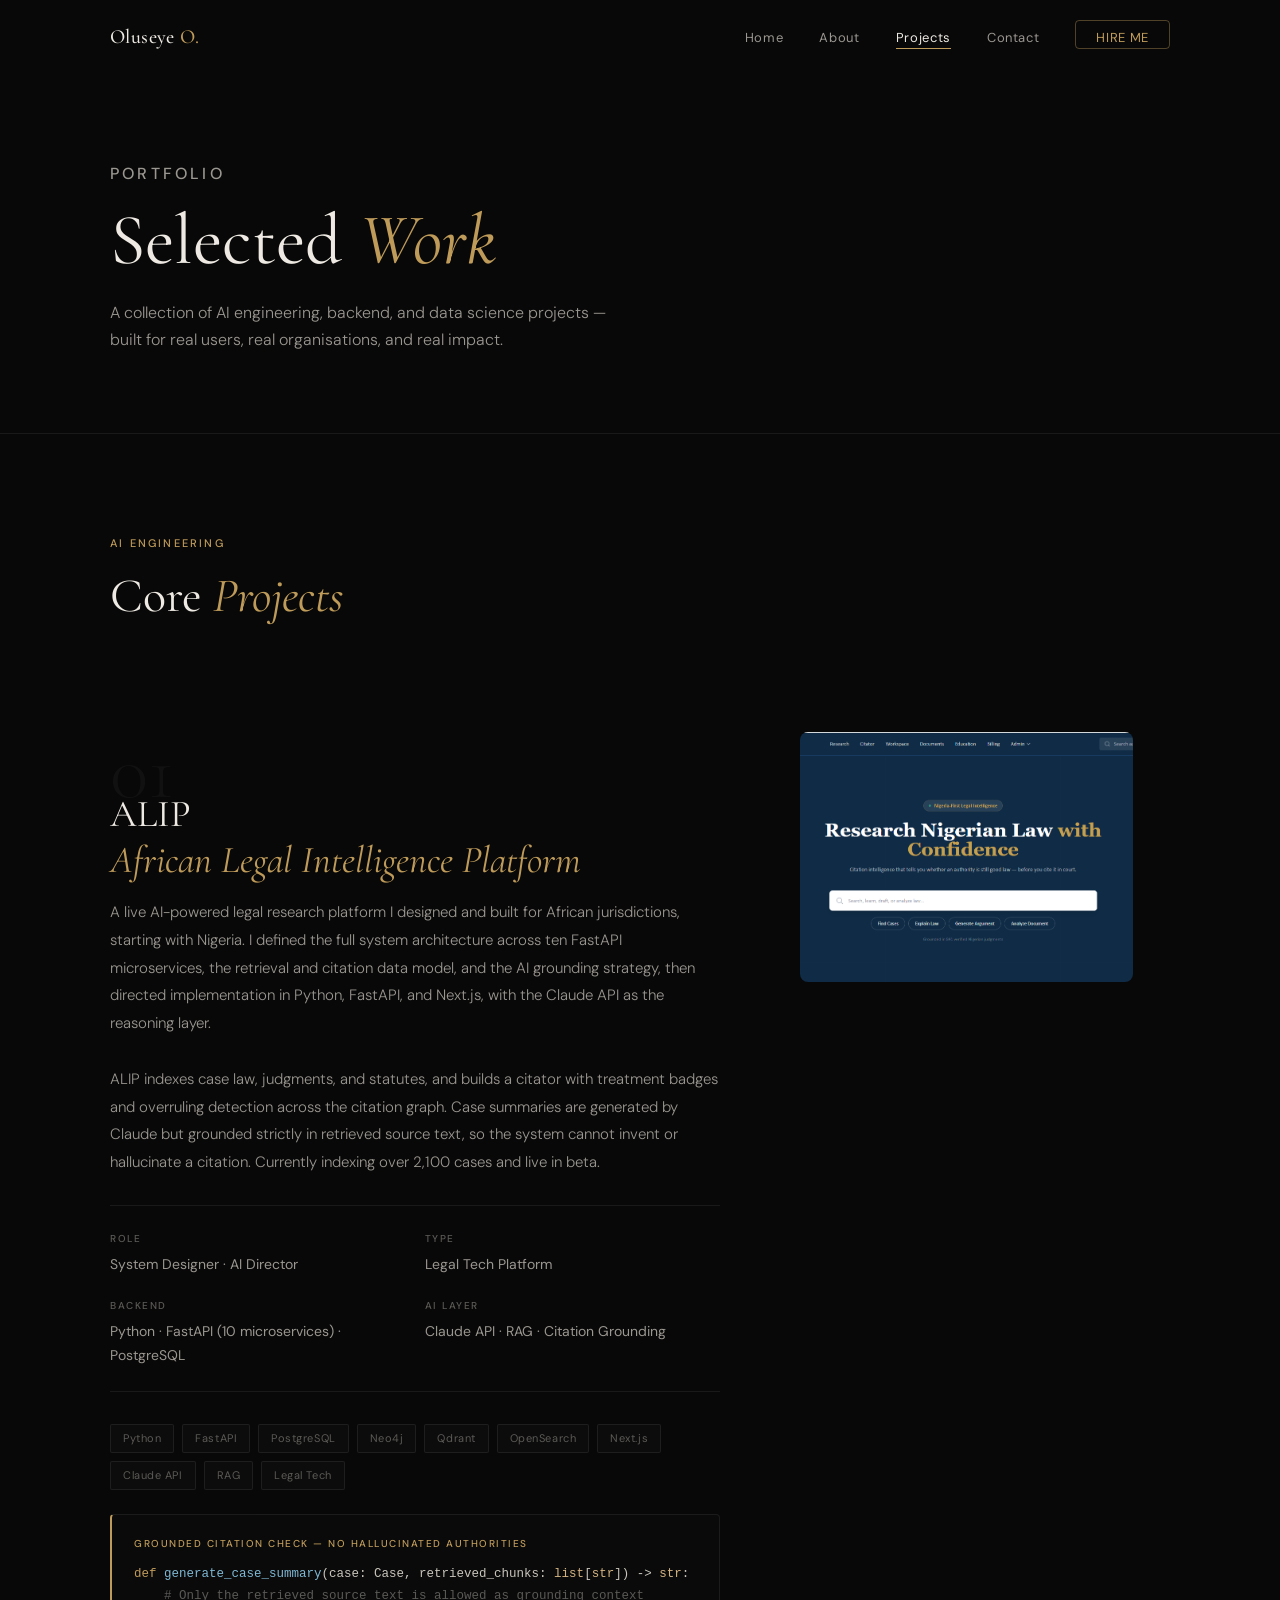
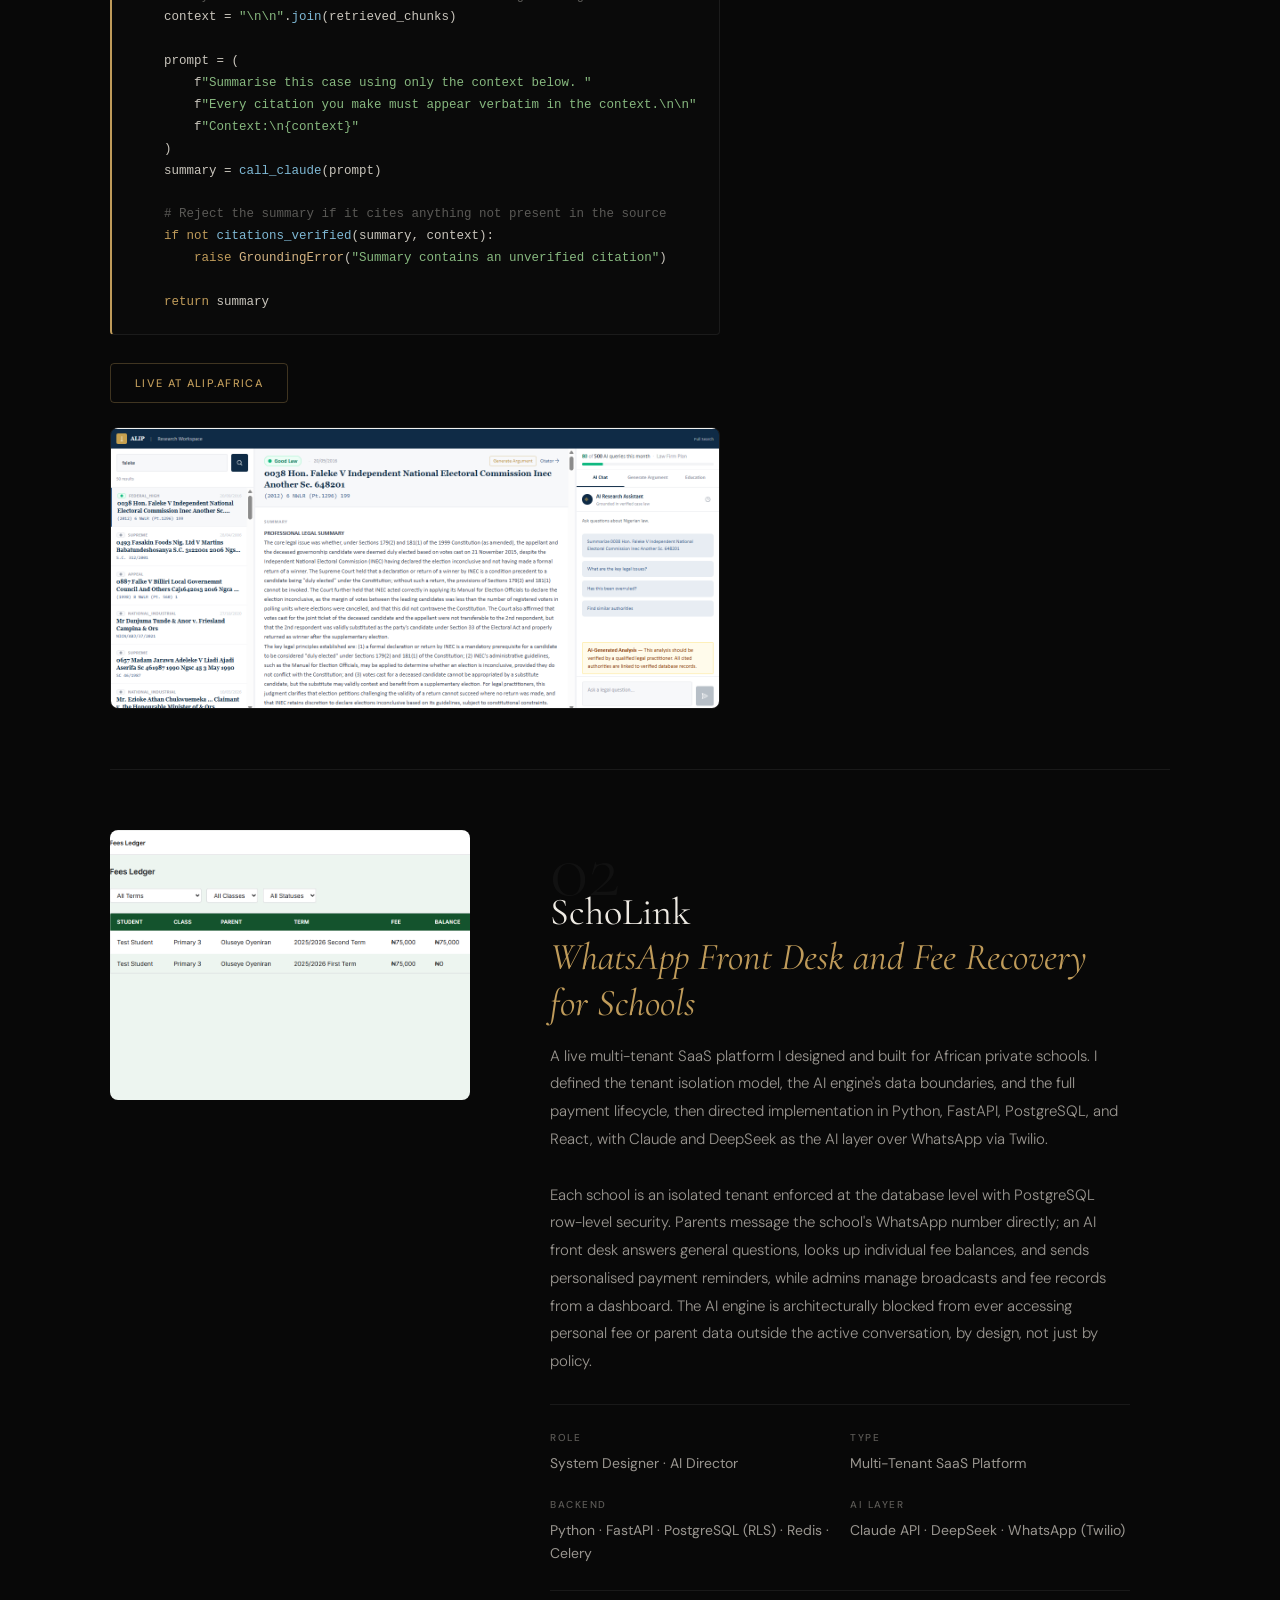
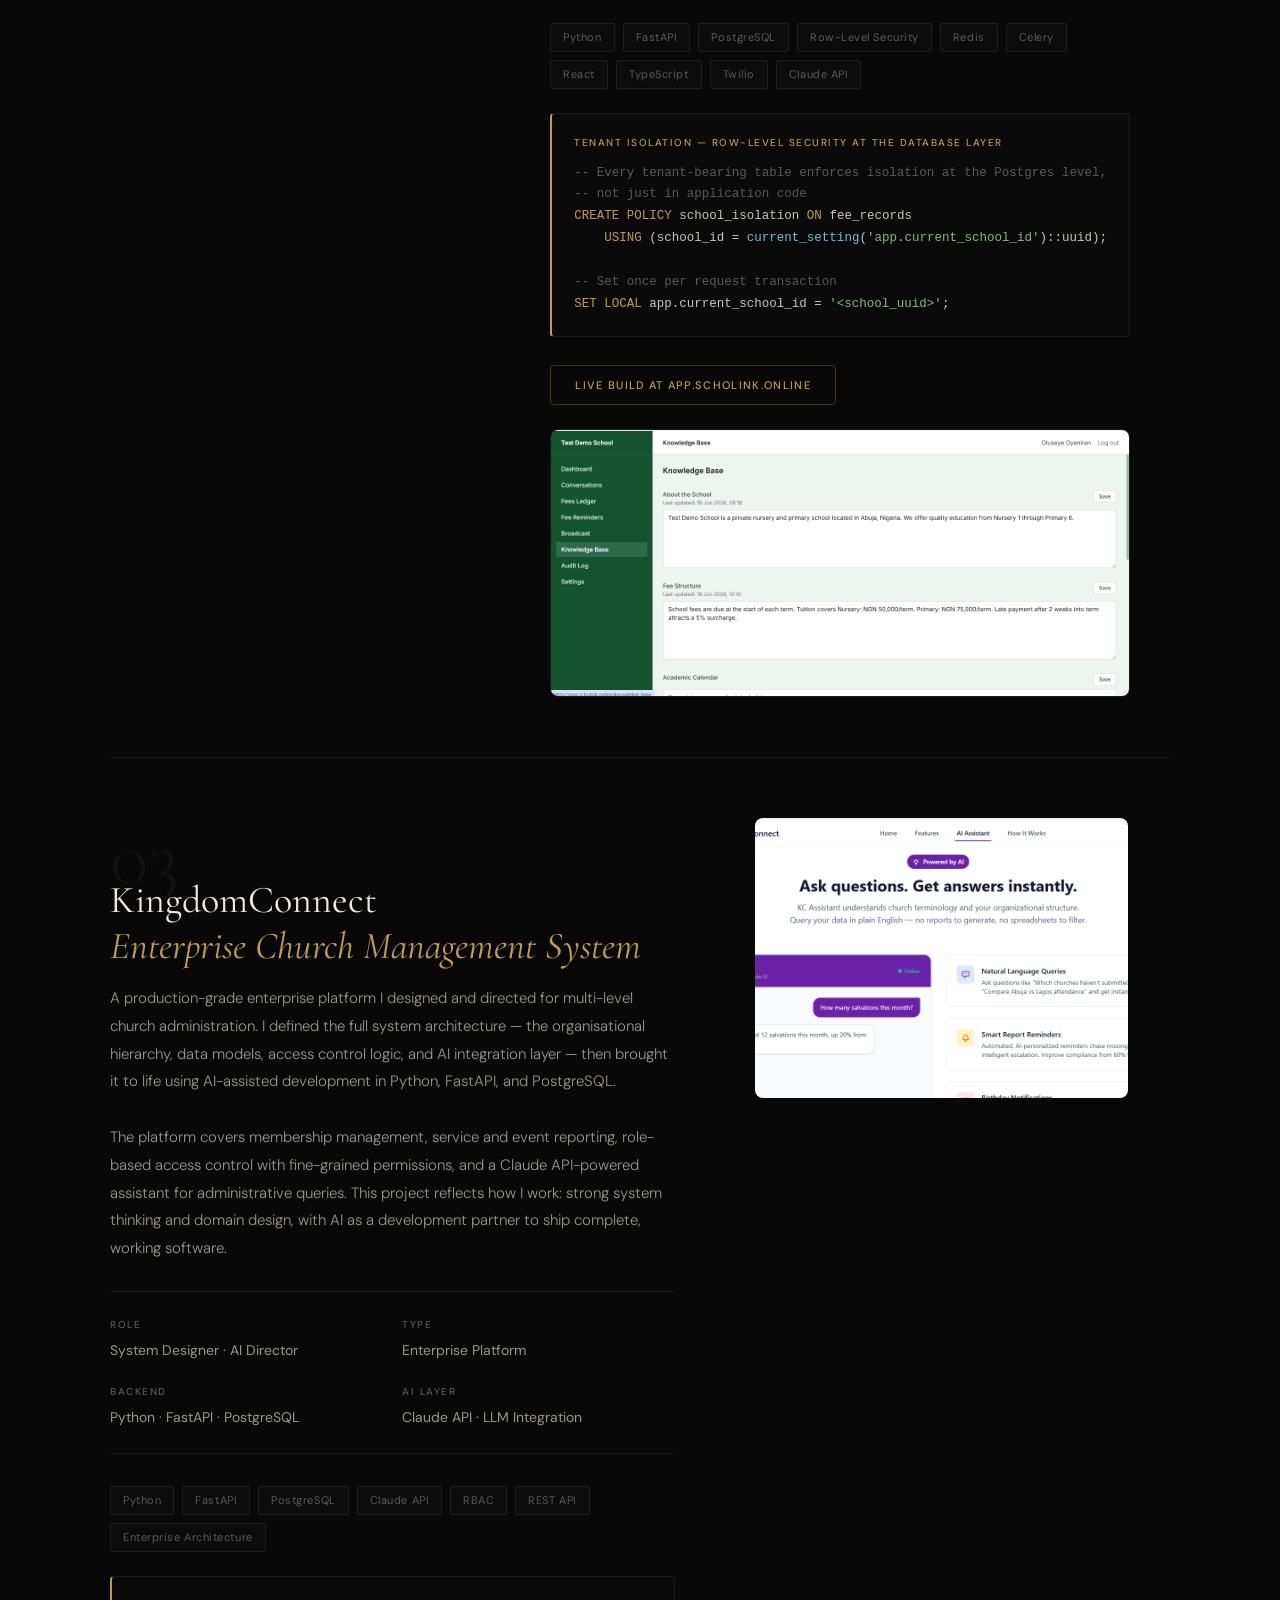
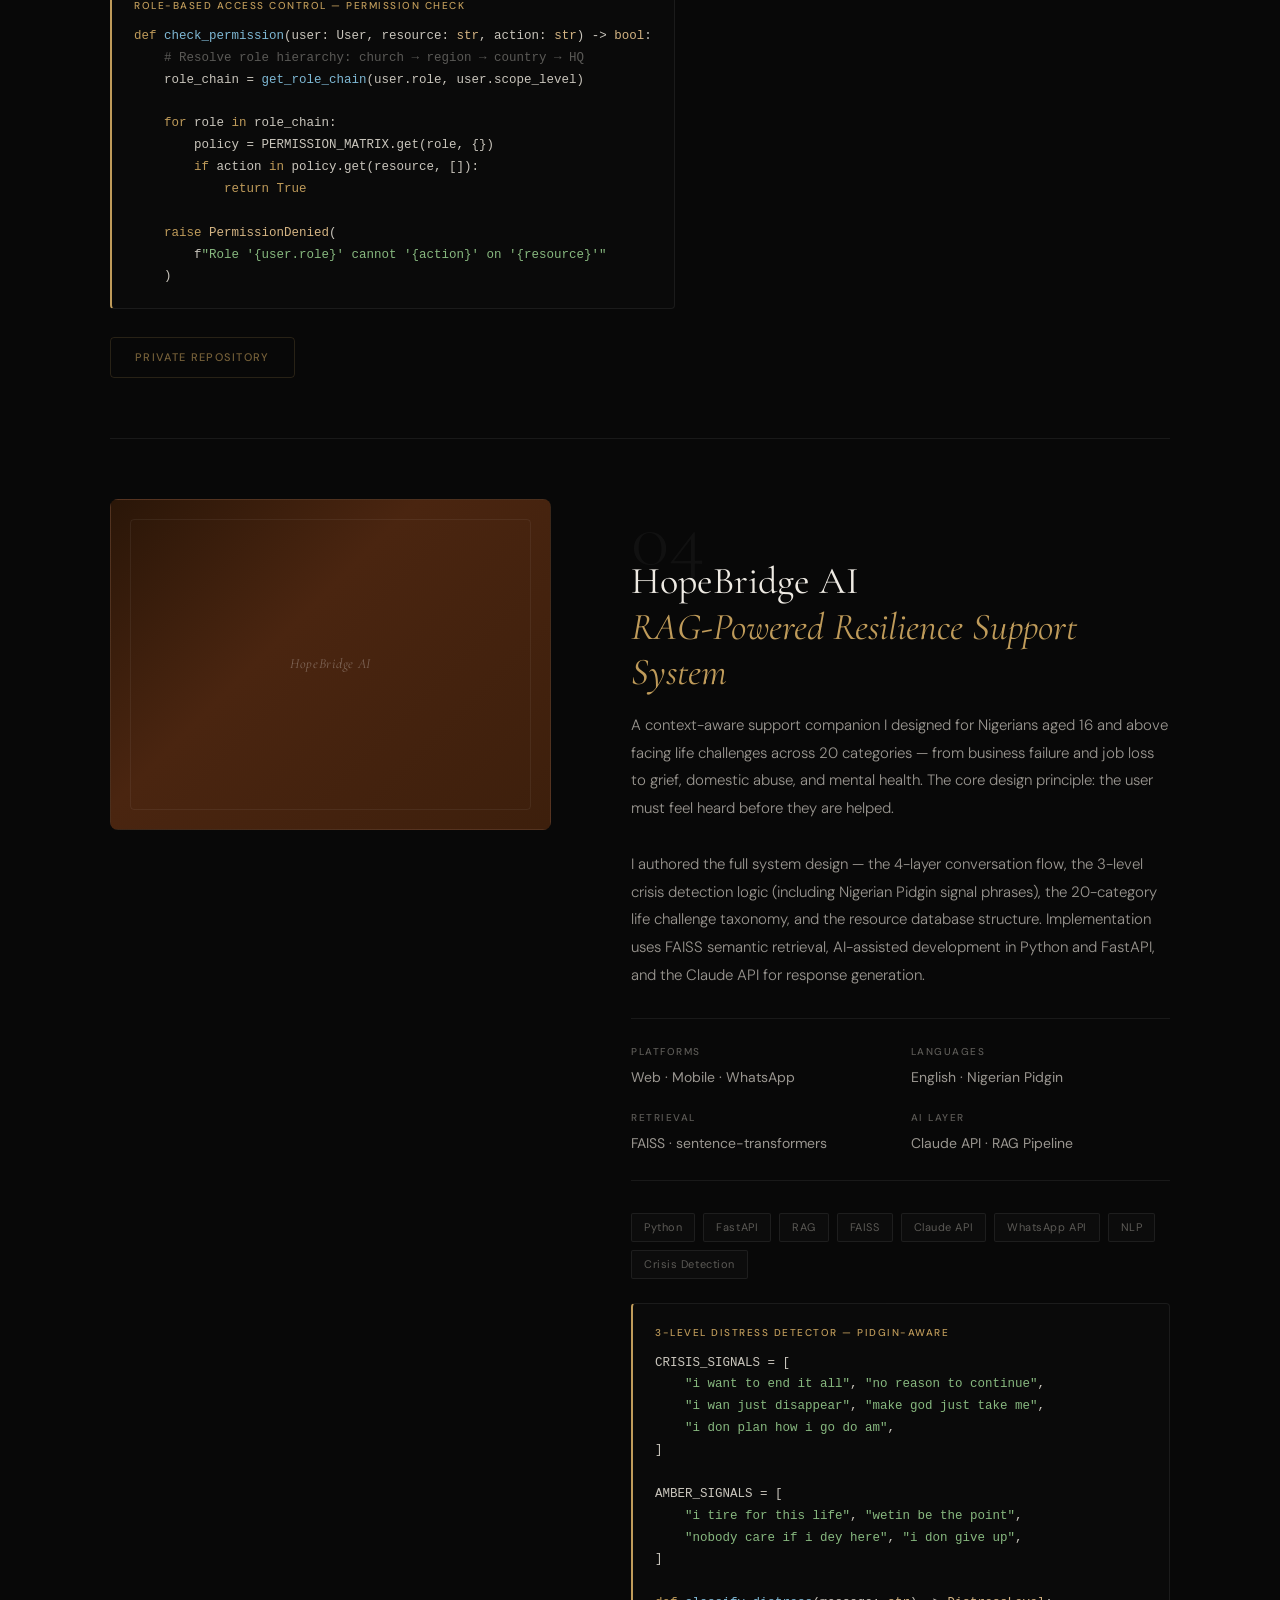
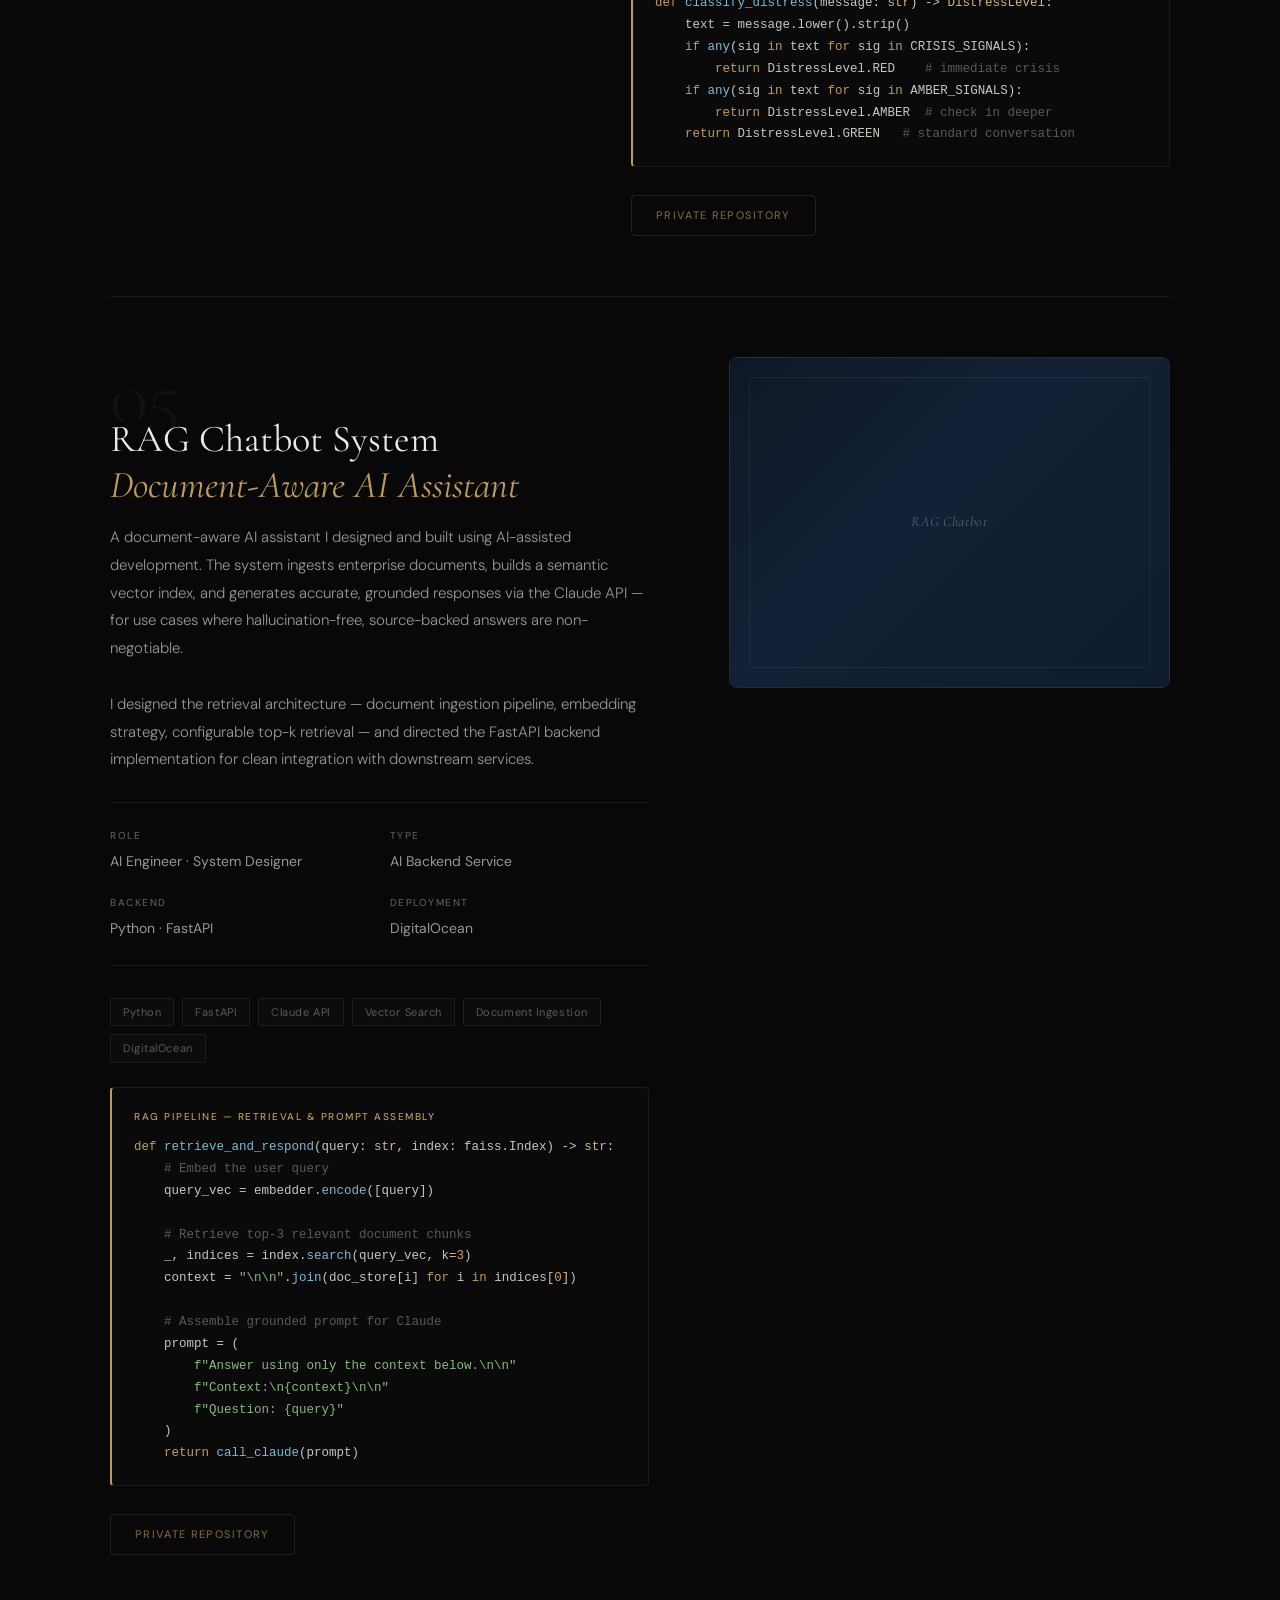
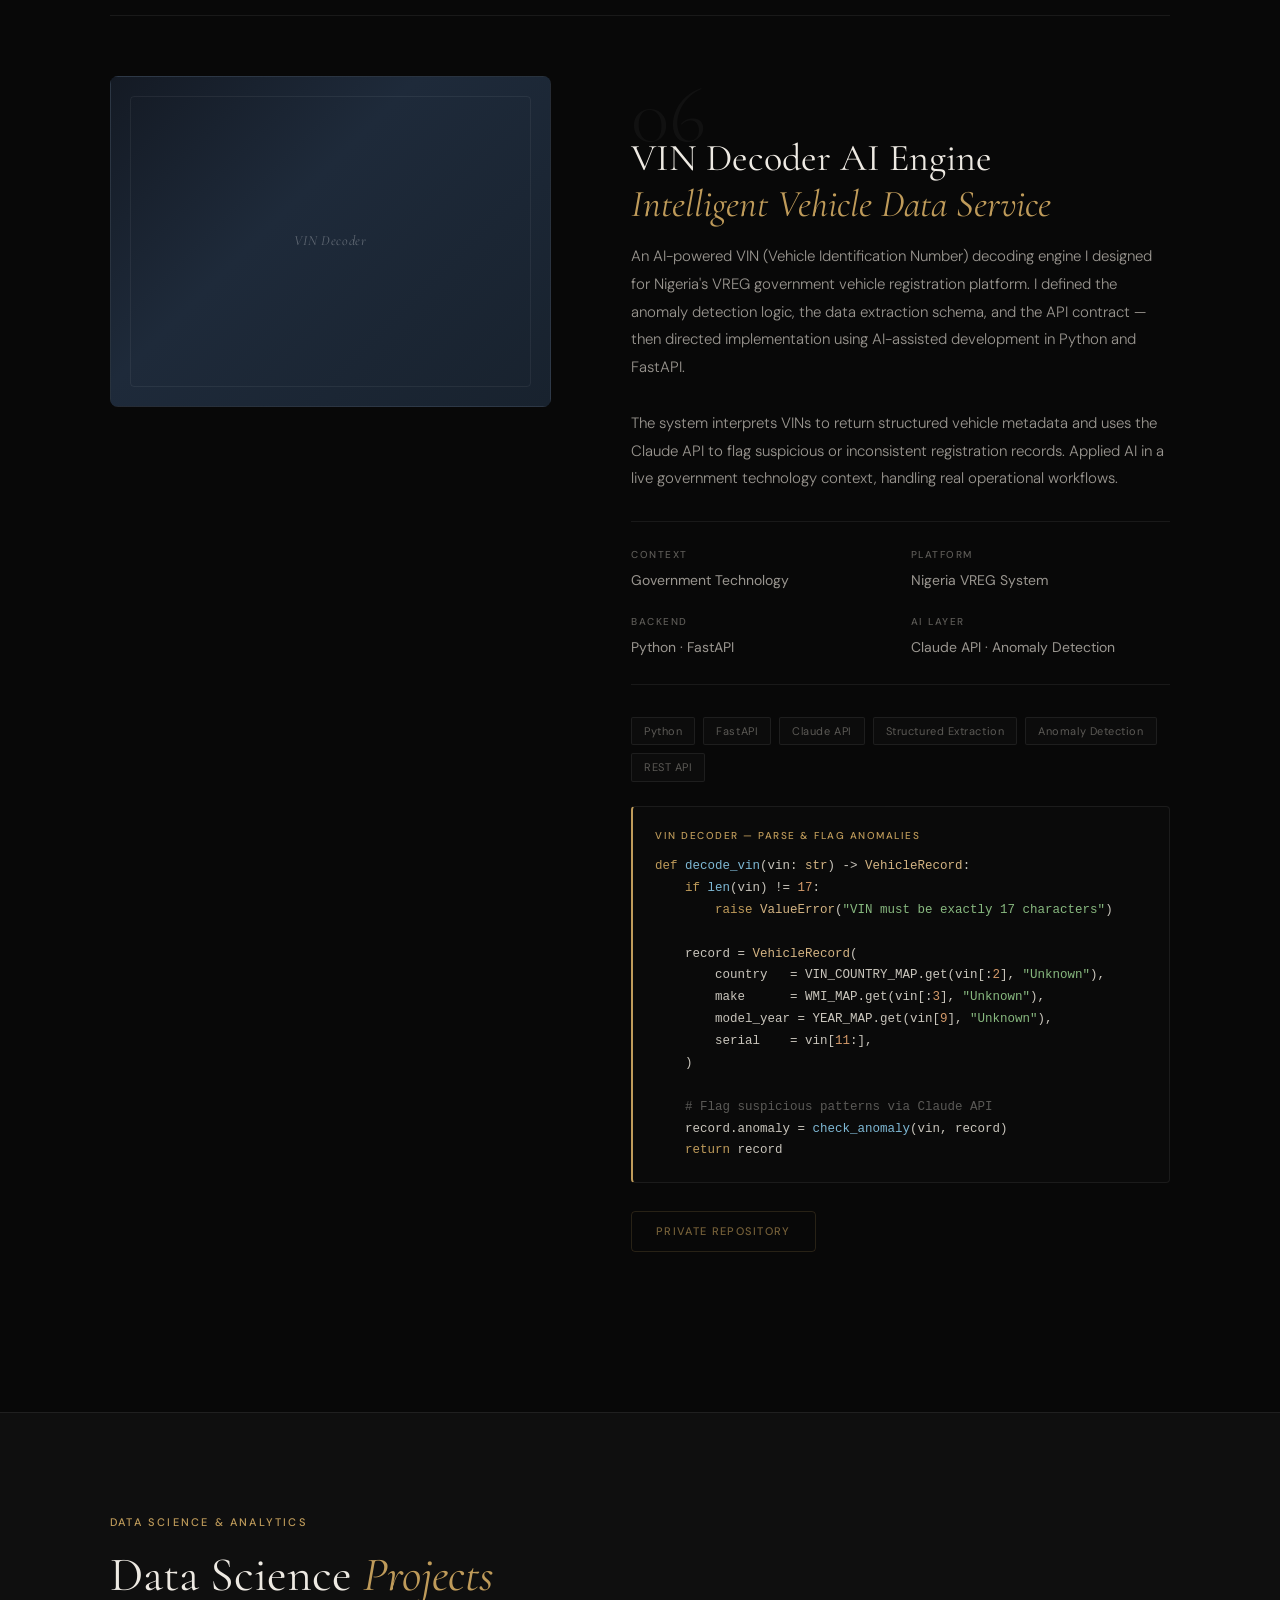
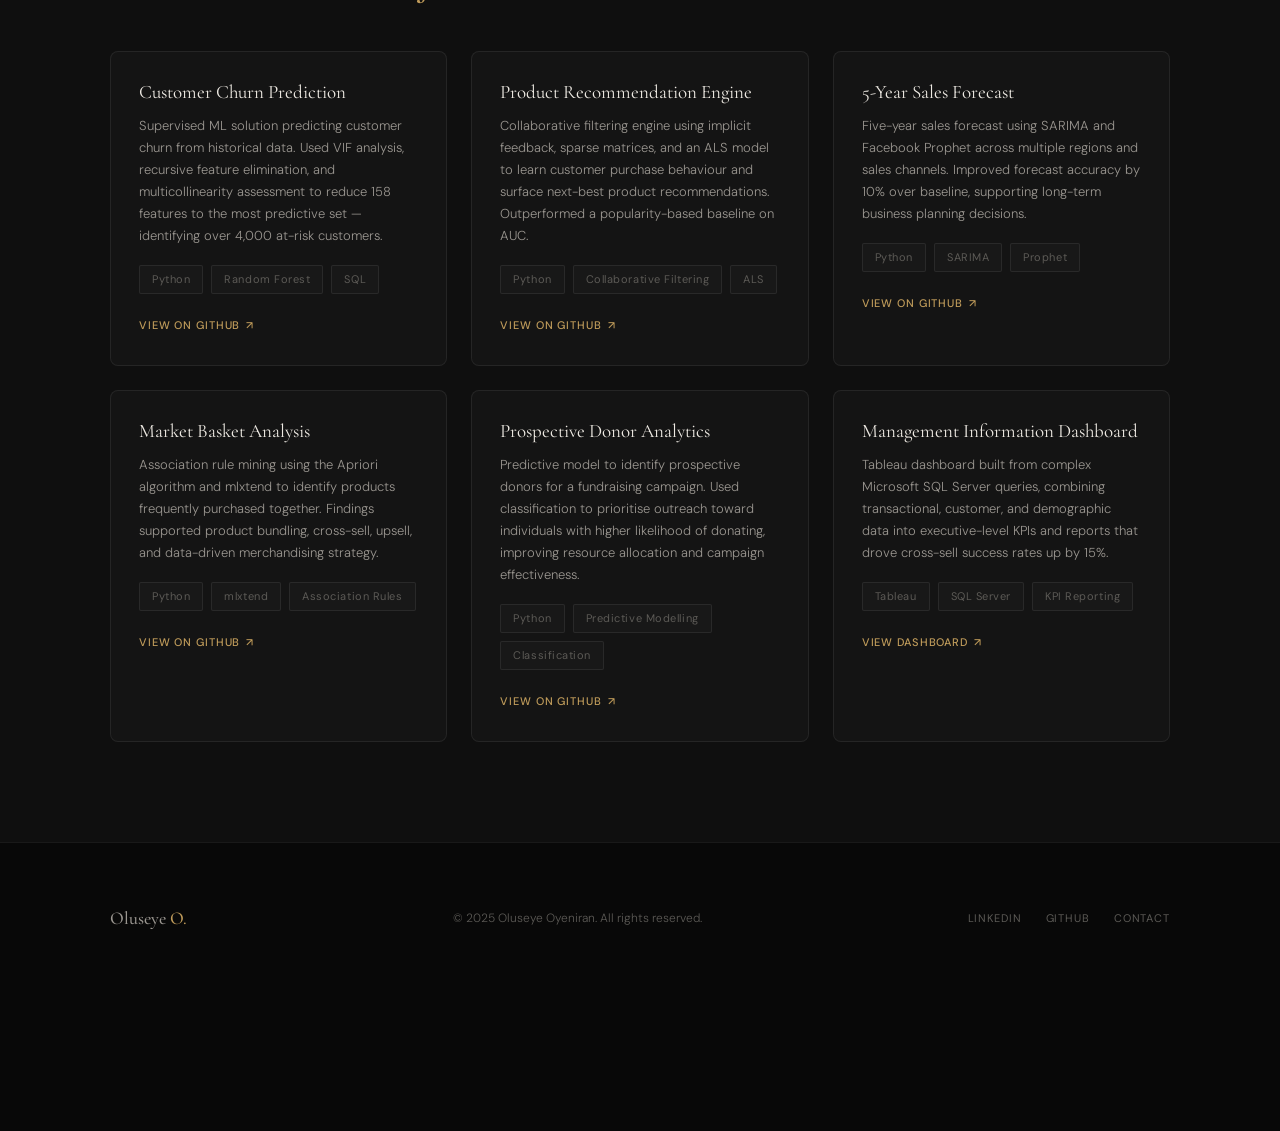
<file: projects.html>
<!DOCTYPE html>
<html lang="en">
<head>
  <meta charset="UTF-8" />
  <meta name="viewport" content="width=device-width, initial-scale=1.0" />
  <meta name="description" content="Projects by Oluseye Oyeniran — AI engineering, RAG systems, FastAPI backends, and data science." />
  <title>Projects — Oluseye Oyeniran</title>
  <link rel="stylesheet" href="assets/css/style.css" />
</head>
<body>

  <!-- ============================================================
       NAVIGATION
  ============================================================ -->
  <nav class="nav" role="navigation" aria-label="Main navigation">
    <div class="nav-inner">
      <a href="index.html" class="nav-logo">Oluseye <span>O.</span></a>
      <button class="nav-toggle" aria-label="Toggle menu" aria-expanded="false">
        <span></span>
        <span></span>
        <span></span>
      </button>
      <ul class="nav-links" role="list">
        <li><a href="index.html">Home</a></li>
        <li><a href="about.html">About</a></li>
        <li><a href="projects.html">Projects</a></li>
        <li><a href="contact.html">Contact</a></li>
        <li><a href="contact.html" class="nav-cta">Hire Me</a></li>
      </ul>
    </div>
  </nav>


  <!-- ============================================================
       PAGE HEADER
  ============================================================ -->
  <header class="page-header">
    <div class="page-header-inner">
      <p class="section-label">Portfolio</p>
      <h1>Selected <em>Work</em></h1>
      <p>
        A collection of AI engineering, backend, and data science projects —
        built for real users, real organisations, and real impact.
      </p>
    </div>
  </header>


  <!-- ============================================================
       FEATURED AI ENGINEERING PROJECTS
  ============================================================ -->
  <section class="section" aria-labelledby="ai-projects-heading">
    <div class="container">

      <p class="section-label reveal">AI Engineering</p>
      <h2 class="section-title reveal" id="ai-projects-heading">
        Core <em>Projects</em>
      </h2>

      <!-- ── PROJECT 1: ALIP ── -->
      <div class="project-full" id="alip">
        <div class="project-full-inner">

          <div class="project-full-content reveal">
            <p class="project-number">01</p>
            <h3 class="project-full-title">
              ALIP<br>
              <em>African Legal Intelligence Platform</em>
            </h3>
            <p class="project-full-desc">
              A live AI-powered legal research platform I designed and built for African
              jurisdictions, starting with Nigeria. I defined the full system architecture
              across ten FastAPI microservices, the retrieval and citation data model, and
              the AI grounding strategy, then directed implementation in Python, FastAPI,
              and Next.js, with the Claude API as the reasoning layer.
            </p>
            <p class="project-full-desc">
              ALIP indexes case law, judgments, and statutes, and builds a citator with
              treatment badges and overruling detection across the citation graph. Case
              summaries are generated by Claude but grounded strictly in retrieved source
              text, so the system cannot invent or hallucinate a citation. Currently
              indexing over 2,100 cases and live in beta.
            </p>

            <div class="project-full-meta">
              <div class="meta-item">
                <p class="meta-item-label">Role</p>
                <p class="meta-item-value">System Designer · AI Director</p>
              </div>
              <div class="meta-item">
                <p class="meta-item-label">Type</p>
                <p class="meta-item-value">Legal Tech Platform</p>
              </div>
              <div class="meta-item">
                <p class="meta-item-label">Backend</p>
                <p class="meta-item-value">Python · FastAPI (10 microservices) · PostgreSQL</p>
              </div>
              <div class="meta-item">
                <p class="meta-item-label">AI Layer</p>
                <p class="meta-item-value">Claude API · RAG · Citation Grounding</p>
              </div>
            </div>

            <div class="featured-tags" style="margin-bottom: 24px;">
              <span class="tag">Python</span>
              <span class="tag">FastAPI</span>
              <span class="tag">PostgreSQL</span>
              <span class="tag">Neo4j</span>
              <span class="tag">Qdrant</span>
              <span class="tag">OpenSearch</span>
              <span class="tag">Next.js</span>
              <span class="tag">Claude API</span>
              <span class="tag">RAG</span>
              <span class="tag">Legal Tech</span>
            </div>

            <!-- Code snippet: grounded citation check -->
            <div class="code-block">
              <span class="code-block-label">Grounded Citation Check — no hallucinated authorities</span>
              <pre><code><span class="tok-kw">def</span> <span class="tok-fn">generate_case_summary</span>(case: Case, retrieved_chunks: <span class="tok-cls">list</span>[<span class="tok-cls">str</span>]) -> <span class="tok-cls">str</span>:
    <span class="tok-cm"># Only the retrieved source text is allowed as grounding context</span>
    context = <span class="tok-str">"\n\n"</span>.<span class="tok-fn">join</span>(retrieved_chunks)

    prompt = (
        f<span class="tok-str">"Summarise this case using only the context below. "</span>
        f<span class="tok-str">"Every citation you make must appear verbatim in the context.\n\n"</span>
        f<span class="tok-str">"Context:\n{context}"</span>
    )
    summary = <span class="tok-fn">call_claude</span>(prompt)

    <span class="tok-cm"># Reject the summary if it cites anything not present in the source</span>
    <span class="tok-kw">if not</span> <span class="tok-fn">citations_verified</span>(summary, context):
        <span class="tok-kw">raise</span> <span class="tok-cls">GroundingError</span>(<span class="tok-str">"Summary contains an unverified citation"</span>)

    <span class="tok-kw">return</span> summary</code></pre>
            </div>

            <a href="https://alip.africa" class="btn btn-ghost" target="_blank" rel="noopener noreferrer">Live at alip.africa</a>

            <div style="margin-top: 24px; border-radius: 8px; overflow: hidden; border: 1px solid var(--border);">
              <img src="images/alip-workspace.png" alt="ALIP research workspace showing AI-generated case summary grounded in source text" style="width: 100%; display: block;" />
            </div>
          </div>

          <div class="project-full-visual reveal reveal-delay-2">
            <div class="project-visual" style="aspect-ratio: 4/3; overflow: hidden;">
              <img src="images/alip-landing.png" alt="ALIP landing page at alip.africa" style="width: 100%; height: 100%; object-fit: cover; object-position: top;" />
            </div>
          </div>

        </div>
      </div>

      <!-- ── PROJECT 2: SchoLink ── -->
      <div class="project-full" id="scholink">
        <div class="project-full-inner reverse">

          <div class="project-full-content reveal">
            <p class="project-number">02</p>
            <h3 class="project-full-title">
              SchoLink<br>
              <em>WhatsApp Front Desk and Fee Recovery for Schools</em>
            </h3>
            <p class="project-full-desc">
              A live multi-tenant SaaS platform I designed and built for African private
              schools. I defined the tenant isolation model, the AI engine's data
              boundaries, and the full payment lifecycle, then directed implementation in
              Python, FastAPI, PostgreSQL, and React, with Claude and DeepSeek as the AI
              layer over WhatsApp via Twilio.
            </p>
            <p class="project-full-desc">
              Each school is an isolated tenant enforced at the database level with
              PostgreSQL row-level security. Parents message the school's WhatsApp number
              directly; an AI front desk answers general questions, looks up individual
              fee balances, and sends personalised payment reminders, while admins manage
              broadcasts and fee records from a dashboard. The AI engine is architecturally
              blocked from ever accessing personal fee or parent data outside the active
              conversation, by design, not just by policy.
            </p>

            <div class="project-full-meta">
              <div class="meta-item">
                <p class="meta-item-label">Role</p>
                <p class="meta-item-value">System Designer · AI Director</p>
              </div>
              <div class="meta-item">
                <p class="meta-item-label">Type</p>
                <p class="meta-item-value">Multi-Tenant SaaS Platform</p>
              </div>
              <div class="meta-item">
                <p class="meta-item-label">Backend</p>
                <p class="meta-item-value">Python · FastAPI · PostgreSQL (RLS) · Redis · Celery</p>
              </div>
              <div class="meta-item">
                <p class="meta-item-label">AI Layer</p>
                <p class="meta-item-value">Claude API · DeepSeek · WhatsApp (Twilio)</p>
              </div>
            </div>

            <div class="featured-tags" style="margin-bottom: 24px;">
              <span class="tag">Python</span>
              <span class="tag">FastAPI</span>
              <span class="tag">PostgreSQL</span>
              <span class="tag">Row-Level Security</span>
              <span class="tag">Redis</span>
              <span class="tag">Celery</span>
              <span class="tag">React</span>
              <span class="tag">TypeScript</span>
              <span class="tag">Twilio</span>
              <span class="tag">Claude API</span>
            </div>

            <!-- Code snippet: tenant isolation -->
            <div class="code-block">
              <span class="code-block-label">Tenant Isolation — row-level security at the database layer</span>
              <pre><code><span class="tok-cm">-- Every tenant-bearing table enforces isolation at the Postgres level,</span>
<span class="tok-cm">-- not just in application code</span>
<span class="tok-kw">CREATE POLICY</span> school_isolation <span class="tok-kw">ON</span> fee_records
    <span class="tok-kw">USING</span> (school_id = <span class="tok-fn">current_setting</span>(<span class="tok-str">'app.current_school_id'</span>)::uuid);

<span class="tok-cm">-- Set once per request transaction</span>
<span class="tok-kw">SET LOCAL</span> app.current_school_id = <span class="tok-str">'&lt;school_uuid&gt;'</span>;</code></pre>
            </div>

            <a href="https://app.scholink.online" class="btn btn-ghost" target="_blank" rel="noopener noreferrer">Live build at app.scholink.online</a>

            <div style="margin-top: 24px; border-radius: 8px; overflow: hidden; border: 1px solid var(--border);">
              <img src="images/scholink-knowledgebase.png" alt="SchoLink admin panel Knowledge Base, used to power the AI WhatsApp front desk" style="width: 100%; display: block;" />
            </div>
          </div>

          <div class="project-full-visual reveal reveal-delay-2">
            <div class="project-visual" style="aspect-ratio: 4/3; overflow: hidden;">
              <img src="images/scholink-fees.png" alt="SchoLink Fees Ledger admin panel" style="width: 100%; height: 100%; object-fit: cover; object-position: top;" />
            </div>
          </div>

        </div>
      </div>

      <!-- ── PROJECT 3: KingdomConnect ── -->
      <div class="project-full" id="kingdomconnect">
        <div class="project-full-inner">

          <div class="project-full-content reveal">
            <p class="project-number">03</p>
            <h3 class="project-full-title">
              KingdomConnect<br>
              <em>Enterprise Church Management System</em>
            </h3>
            <p class="project-full-desc">
              A production-grade enterprise platform I designed and directed for multi-level
              church administration. I defined the full system architecture — the organisational
              hierarchy, data models, access control logic, and AI integration layer — then
              brought it to life using AI-assisted development in Python, FastAPI, and PostgreSQL.
            </p>
            <p class="project-full-desc">
              The platform covers membership management, service and event reporting, role-based
              access control with fine-grained permissions, and a Claude API-powered assistant
              for administrative queries. This project reflects how I work: strong system thinking
              and domain design, with AI as a development partner to ship complete, working software.
            </p>

            <div class="project-full-meta">
              <div class="meta-item">
                <p class="meta-item-label">Role</p>
                <p class="meta-item-value">System Designer · AI Director</p>
              </div>
              <div class="meta-item">
                <p class="meta-item-label">Type</p>
                <p class="meta-item-value">Enterprise Platform</p>
              </div>
              <div class="meta-item">
                <p class="meta-item-label">Backend</p>
                <p class="meta-item-value">Python · FastAPI · PostgreSQL</p>
              </div>
              <div class="meta-item">
                <p class="meta-item-label">AI Layer</p>
                <p class="meta-item-value">Claude API · LLM Integration</p>
              </div>
            </div>

            <div class="featured-tags" style="margin-bottom: 24px;">
              <span class="tag">Python</span>
              <span class="tag">FastAPI</span>
              <span class="tag">PostgreSQL</span>
              <span class="tag">Claude API</span>
              <span class="tag">RBAC</span>
              <span class="tag">REST API</span>
              <span class="tag">Enterprise Architecture</span>
            </div>

            <!-- Code snippet: role-based access control check -->
            <div class="code-block">
              <span class="code-block-label">Role-Based Access Control — permission check</span>
              <pre><code><span class="tok-kw">def</span> <span class="tok-fn">check_permission</span>(user: User, resource: <span class="tok-cls">str</span>, action: <span class="tok-cls">str</span>) -> <span class="tok-cls">bool</span>:
    <span class="tok-cm"># Resolve role hierarchy: church → region → country → HQ</span>
    role_chain = <span class="tok-fn">get_role_chain</span>(user.role, user.scope_level)

    <span class="tok-kw">for</span> role <span class="tok-kw">in</span> role_chain:
        policy = PERMISSION_MATRIX.get(role, {})
        <span class="tok-kw">if</span> action <span class="tok-kw">in</span> policy.get(resource, []):
            <span class="tok-kw">return True</span>

    <span class="tok-kw">raise</span> <span class="tok-cls">PermissionDenied</span>(
        f<span class="tok-str">"Role '{user.role}' cannot '{action}' on '{resource}'"</span>
    )</code></pre>
            </div>

            <span class="btn btn-ghost" style="cursor: default; opacity: 0.6;">Private Repository</span>
          </div>

          <div class="project-full-visual reveal reveal-delay-2">
            <div class="project-visual" style="aspect-ratio: 4/3; overflow: hidden;">
              <img src="images/kingdomconnect-ai.png" alt="KingdomConnect AI Assistant interface" style="width: 100%; height: 100%; object-fit: cover; object-position: top;" />
            </div>
          </div>

        </div>
      </div>

      <!-- ── PROJECT 4: HopeBridge AI ── -->
      <div class="project-full" id="hopebridge">
        <div class="project-full-inner reverse">

          <div class="project-full-content reveal">
            <p class="project-number">04</p>
            <h3 class="project-full-title">
              HopeBridge AI<br>
              <em>RAG-Powered Resilience Support System</em>
            </h3>
            <p class="project-full-desc">
              A context-aware support companion I designed for Nigerians aged 16 and above facing
              life challenges across 20 categories — from business failure and job loss to grief,
              domestic abuse, and mental health. The core design principle: the user must feel
              heard before they are helped.
            </p>
            <p class="project-full-desc">
              I authored the full system design — the 4-layer conversation flow, the 3-level
              crisis detection logic (including Nigerian Pidgin signal phrases), the 20-category
              life challenge taxonomy, and the resource database structure. Implementation uses
              FAISS semantic retrieval, AI-assisted development in Python and FastAPI, and the
              Claude API for response generation.
            </p>

            <div class="project-full-meta">
              <div class="meta-item">
                <p class="meta-item-label">Platforms</p>
                <p class="meta-item-value">Web · Mobile · WhatsApp</p>
              </div>
              <div class="meta-item">
                <p class="meta-item-label">Languages</p>
                <p class="meta-item-value">English · Nigerian Pidgin</p>
              </div>
              <div class="meta-item">
                <p class="meta-item-label">Retrieval</p>
                <p class="meta-item-value">FAISS · sentence-transformers</p>
              </div>
              <div class="meta-item">
                <p class="meta-item-label">AI Layer</p>
                <p class="meta-item-value">Claude API · RAG Pipeline</p>
              </div>
            </div>

            <div class="featured-tags" style="margin-bottom: 24px;">
              <span class="tag">Python</span>
              <span class="tag">FastAPI</span>
              <span class="tag">RAG</span>
              <span class="tag">FAISS</span>
              <span class="tag">Claude API</span>
              <span class="tag">WhatsApp API</span>
              <span class="tag">NLP</span>
              <span class="tag">Crisis Detection</span>
            </div>

            <!-- Code snippet: 3-level distress detector -->
            <div class="code-block">
              <span class="code-block-label">3-Level Distress Detector — Pidgin-aware</span>
              <pre><code>CRISIS_SIGNALS = [
    <span class="tok-str">"i want to end it all"</span>, <span class="tok-str">"no reason to continue"</span>,
    <span class="tok-str">"i wan just disappear"</span>, <span class="tok-str">"make god just take me"</span>,
    <span class="tok-str">"i don plan how i go do am"</span>,
]

AMBER_SIGNALS = [
    <span class="tok-str">"i tire for this life"</span>, <span class="tok-str">"wetin be the point"</span>,
    <span class="tok-str">"nobody care if i dey here"</span>, <span class="tok-str">"i don give up"</span>,
]

<span class="tok-kw">def</span> <span class="tok-fn">classify_distress</span>(message: <span class="tok-cls">str</span>) -> <span class="tok-cls">DistressLevel</span>:
    text = message.lower().strip()
    <span class="tok-kw">if</span> <span class="tok-fn">any</span>(sig <span class="tok-kw">in</span> text <span class="tok-kw">for</span> sig <span class="tok-kw">in</span> CRISIS_SIGNALS):
        <span class="tok-kw">return</span> DistressLevel.RED    <span class="tok-cm"># immediate crisis</span>
    <span class="tok-kw">if</span> <span class="tok-fn">any</span>(sig <span class="tok-kw">in</span> text <span class="tok-kw">for</span> sig <span class="tok-kw">in</span> AMBER_SIGNALS):
        <span class="tok-kw">return</span> DistressLevel.AMBER  <span class="tok-cm"># check in deeper</span>
    <span class="tok-kw">return</span> DistressLevel.GREEN   <span class="tok-cm"># standard conversation</span></code></pre>
            </div>

            <span class="btn btn-ghost" style="cursor: default; opacity: 0.6;">Private Repository</span>
          </div>

          <div class="project-full-visual reveal reveal-delay-2">
            <div class="project-visual" style="aspect-ratio: 4/3;">
              <div class="project-visual-inner visual-hopebridge">
                <span>HopeBridge AI</span>
              </div>
            </div>
          </div>

        </div>
      </div>

      <!-- ── PROJECT 5: RAG Chatbot ── -->
      <div class="project-full" id="rag">
        <div class="project-full-inner">

          <div class="project-full-content reveal">
            <p class="project-number">05</p>
            <h3 class="project-full-title">
              RAG Chatbot System<br>
              <em>Document-Aware AI Assistant</em>
            </h3>
            <p class="project-full-desc">
              A document-aware AI assistant I designed and built using AI-assisted development.
              The system ingests enterprise documents, builds a semantic vector index, and
              generates accurate, grounded responses via the Claude API — for use cases where
              hallucination-free, source-backed answers are non-negotiable.
            </p>
            <p class="project-full-desc">
              I designed the retrieval architecture — document ingestion pipeline, embedding
              strategy, configurable top-k retrieval — and directed the FastAPI backend
              implementation for clean integration with downstream services.
            </p>

            <div class="project-full-meta">
              <div class="meta-item">
                <p class="meta-item-label">Role</p>
                <p class="meta-item-value">AI Engineer · System Designer</p>
              </div>
              <div class="meta-item">
                <p class="meta-item-label">Type</p>
                <p class="meta-item-value">AI Backend Service</p>
              </div>
              <div class="meta-item">
                <p class="meta-item-label">Backend</p>
                <p class="meta-item-value">Python · FastAPI</p>
              </div>
              <div class="meta-item">
                <p class="meta-item-label">Deployment</p>
                <p class="meta-item-value">DigitalOcean</p>
              </div>
            </div>

            <div class="featured-tags" style="margin-bottom: 24px;">
              <span class="tag">Python</span>
              <span class="tag">FastAPI</span>
              <span class="tag">Claude API</span>
              <span class="tag">Vector Search</span>
              <span class="tag">Document Ingestion</span>
              <span class="tag">DigitalOcean</span>
            </div>

            <!-- Code snippet: RAG retrieval + prompt assembly -->
            <div class="code-block">
              <span class="code-block-label">RAG Pipeline — retrieval &amp; prompt assembly</span>
              <pre><code><span class="tok-kw">def</span> <span class="tok-fn">retrieve_and_respond</span>(query: <span class="tok-cls">str</span>, index: faiss.Index) -> <span class="tok-cls">str</span>:
    <span class="tok-cm"># Embed the user query</span>
    query_vec = embedder.<span class="tok-fn">encode</span>([query])

    <span class="tok-cm"># Retrieve top-3 relevant document chunks</span>
    _, indices = index.<span class="tok-fn">search</span>(query_vec, k=<span class="tok-num">3</span>)
    context = <span class="tok-str">"\n\n"</span>.<span class="tok-fn">join</span>(doc_store[i] <span class="tok-kw">for</span> i <span class="tok-kw">in</span> indices[<span class="tok-num">0</span>])

    <span class="tok-cm"># Assemble grounded prompt for Claude</span>
    prompt = (
        <span class="tok-str">f"Answer using only the context below.\n\n"</span>
        <span class="tok-str">f"Context:\n{context}\n\n"</span>
        <span class="tok-str">f"Question: {query}"</span>
    )
    <span class="tok-kw">return</span> <span class="tok-fn">call_claude</span>(prompt)</code></pre>
            </div>

            <span class="btn btn-ghost" style="cursor: default; opacity: 0.6;">Private Repository</span>
          </div>

          <div class="project-full-visual reveal reveal-delay-2">
            <div class="project-visual" style="aspect-ratio: 4/3;">
              <div class="project-visual-inner visual-rag">
                <span>RAG Chatbot</span>
              </div>
            </div>
          </div>

        </div>
      </div>

      <!-- ── PROJECT 6: VIN Decoder ── -->
      <div class="project-full" id="vin">
        <div class="project-full-inner reverse">

          <div class="project-full-content reveal">
            <p class="project-number">06</p>
            <h3 class="project-full-title">
              VIN Decoder AI Engine<br>
              <em>Intelligent Vehicle Data Service</em>
            </h3>
            <p class="project-full-desc">
              An AI-powered VIN (Vehicle Identification Number) decoding engine I designed
              for Nigeria's VREG government vehicle registration platform. I defined the
              anomaly detection logic, the data extraction schema, and the API contract —
              then directed implementation using AI-assisted development in Python and FastAPI.
            </p>
            <p class="project-full-desc">
              The system interprets VINs to return structured vehicle metadata and uses the
              Claude API to flag suspicious or inconsistent registration records. Applied AI
              in a live government technology context, handling real operational workflows.
            </p>

            <div class="project-full-meta">
              <div class="meta-item">
                <p class="meta-item-label">Context</p>
                <p class="meta-item-value">Government Technology</p>
              </div>
              <div class="meta-item">
                <p class="meta-item-label">Platform</p>
                <p class="meta-item-value">Nigeria VREG System</p>
              </div>
              <div class="meta-item">
                <p class="meta-item-label">Backend</p>
                <p class="meta-item-value">Python · FastAPI</p>
              </div>
              <div class="meta-item">
                <p class="meta-item-label">AI Layer</p>
                <p class="meta-item-value">Claude API · Anomaly Detection</p>
              </div>
            </div>

            <div class="featured-tags" style="margin-bottom: 24px;">
              <span class="tag">Python</span>
              <span class="tag">FastAPI</span>
              <span class="tag">Claude API</span>
              <span class="tag">Structured Extraction</span>
              <span class="tag">Anomaly Detection</span>
              <span class="tag">REST API</span>
            </div>

            <!-- Code snippet: VIN decoding + anomaly flag -->
            <div class="code-block">
              <span class="code-block-label">VIN Decoder — parse &amp; flag anomalies</span>
              <pre><code><span class="tok-kw">def</span> <span class="tok-fn">decode_vin</span>(vin: <span class="tok-cls">str</span>) -> <span class="tok-cls">VehicleRecord</span>:
    <span class="tok-kw">if</span> <span class="tok-fn">len</span>(vin) != <span class="tok-num">17</span>:
        <span class="tok-kw">raise</span> <span class="tok-cls">ValueError</span>(<span class="tok-str">"VIN must be exactly 17 characters"</span>)

    record = <span class="tok-cls">VehicleRecord</span>(
        country   = VIN_COUNTRY_MAP.get(vin[:<span class="tok-num">2</span>], <span class="tok-str">"Unknown"</span>),
        make      = WMI_MAP.get(vin[:<span class="tok-num">3</span>], <span class="tok-str">"Unknown"</span>),
        model_year = YEAR_MAP.get(vin[<span class="tok-num">9</span>], <span class="tok-str">"Unknown"</span>),
        serial    = vin[<span class="tok-num">11</span>:],
    )

    <span class="tok-cm"># Flag suspicious patterns via Claude API</span>
    record.anomaly = <span class="tok-fn">check_anomaly</span>(vin, record)
    <span class="tok-kw">return</span> record</code></pre>
            </div>

            <span class="btn btn-ghost" style="cursor: default; opacity: 0.6;">Private Repository</span>
          </div>

          <div class="project-full-visual reveal reveal-delay-2">
            <div class="project-visual" style="aspect-ratio: 4/3;">
              <div class="project-visual-inner visual-vin">
                <span>VIN Decoder</span>
              </div>
            </div>
          </div>

        </div>
      </div>

    </div>
  </section>


  <!-- ============================================================
       ANALYTICS & DATA SCIENCE PROJECTS
  ============================================================ -->
  <section class="section" style="background: var(--surface); border-top: 1px solid var(--border);" aria-labelledby="analytics-heading">
    <div class="container">

      <p class="section-label reveal">Data Science &amp; Analytics</p>
      <h2 class="section-title reveal" id="analytics-heading">
        Data Science <em>Projects</em>
      </h2>

      <div class="analytics-grid">

        <!-- Customer Churn -->
        <article class="analytics-card reveal">
          <h3 class="analytics-card-title">Customer Churn Prediction</h3>
          <p class="analytics-card-desc">
            Supervised ML solution predicting customer churn from historical data. Used VIF
            analysis, recursive feature elimination, and multicollinearity assessment to reduce
            158 features to the most predictive set — identifying over 4,000 at-risk customers.
          </p>
          <div class="featured-tags" style="margin-bottom: 16px;">
            <span class="tag">Python</span>
            <span class="tag">Random Forest</span>
            <span class="tag">SQL</span>
          </div>
          <a href="https://github.com/Eriayomide/Customer-Churn-modelling"
             class="analytics-card-link"
             target="_blank"
             rel="noopener noreferrer">View on GitHub</a>
        </article>

        <!-- Recommendation Engine -->
        <article class="analytics-card reveal reveal-delay-1">
          <h3 class="analytics-card-title">Product Recommendation Engine</h3>
          <p class="analytics-card-desc">
            Collaborative filtering engine using implicit feedback, sparse matrices, and an ALS
            model to learn customer purchase behaviour and surface next-best product recommendations.
            Outperformed a popularity-based baseline on AUC.
          </p>
          <div class="featured-tags" style="margin-bottom: 16px;">
            <span class="tag">Python</span>
            <span class="tag">Collaborative Filtering</span>
            <span class="tag">ALS</span>
          </div>
          <a href="https://github.com/Eriayomide/Recommendation-Engine"
             class="analytics-card-link"
             target="_blank"
             rel="noopener noreferrer">View on GitHub</a>
        </article>

        <!-- Sales Forecasting -->
        <article class="analytics-card reveal reveal-delay-2">
          <h3 class="analytics-card-title">5-Year Sales Forecast</h3>
          <p class="analytics-card-desc">
            Five-year sales forecast using SARIMA and Facebook Prophet across multiple regions
            and sales channels. Improved forecast accuracy by 10% over baseline, supporting
            long-term business planning decisions.
          </p>
          <div class="featured-tags" style="margin-bottom: 16px;">
            <span class="tag">Python</span>
            <span class="tag">SARIMA</span>
            <span class="tag">Prophet</span>
          </div>
          <a href="https://github.com/Eriayomide/AHG-5Years-Sales-Forecast"
             class="analytics-card-link"
             target="_blank"
             rel="noopener noreferrer">View on GitHub</a>
        </article>

        <!-- Market Basket -->
        <article class="analytics-card reveal">
          <h3 class="analytics-card-title">Market Basket Analysis</h3>
          <p class="analytics-card-desc">
            Association rule mining using the Apriori algorithm and mlxtend to identify
            products frequently purchased together. Findings supported product bundling,
            cross-sell, upsell, and data-driven merchandising strategy.
          </p>
          <div class="featured-tags" style="margin-bottom: 16px;">
            <span class="tag">Python</span>
            <span class="tag">mlxtend</span>
            <span class="tag">Association Rules</span>
          </div>
          <a href="https://github.com/Eriayomide/Market-Basket-Analysis-for-AHG-Group"
             class="analytics-card-link"
             target="_blank"
             rel="noopener noreferrer">View on GitHub</a>
        </article>

        <!-- Donor Analytics -->
        <article class="analytics-card reveal reveal-delay-1">
          <h3 class="analytics-card-title">Prospective Donor Analytics</h3>
          <p class="analytics-card-desc">
            Predictive model to identify prospective donors for a fundraising campaign. Used
            classification to prioritise outreach toward individuals with higher likelihood
            of donating, improving resource allocation and campaign effectiveness.
          </p>
          <div class="featured-tags" style="margin-bottom: 16px;">
            <span class="tag">Python</span>
            <span class="tag">Predictive Modelling</span>
            <span class="tag">Classification</span>
          </div>
          <a href="https://github.com/Eriayomide/Prospective_Donor-Analytics"
             class="analytics-card-link"
             target="_blank"
             rel="noopener noreferrer">View on GitHub</a>
        </article>

        <!-- Tableau Dashboard -->
        <article class="analytics-card reveal reveal-delay-2">
          <h3 class="analytics-card-title">Management Information Dashboard</h3>
          <p class="analytics-card-desc">
            Tableau dashboard built from complex Microsoft SQL Server queries, combining
            transactional, customer, and demographic data into executive-level KPIs and
            reports that drove cross-sell success rates up by 15%.
          </p>
          <div class="featured-tags" style="margin-bottom: 16px;">
            <span class="tag">Tableau</span>
            <span class="tag">SQL Server</span>
            <span class="tag">KPI Reporting</span>
          </div>
          <a href="https://public.tableau.com/authoring/Updated_PairviewTableau-Project2/Dashboard1#1"
             class="analytics-card-link"
             target="_blank"
             rel="noopener noreferrer">View Dashboard</a>
        </article>

      </div>
    </div>
  </section>


  <!-- ============================================================
       FOOTER
  ============================================================ -->
  <footer class="footer" role="contentinfo">
    <div class="footer-inner">
      <div class="footer-logo">Oluseye <span>O.</span></div>
      <p class="footer-copy">&copy; 2025 Oluseye Oyeniran. All rights reserved.</p>
      <nav class="footer-links" aria-label="Footer navigation">
        <a href="https://www.linkedin.com/in/oluseye-alani-oyeniran-803a02400/" target="_blank" rel="noopener noreferrer">LinkedIn</a>
        <a href="https://github.com/Eriayomide/" target="_blank" rel="noopener noreferrer">GitHub</a>
        <a href="contact.html">Contact</a>
      </nav>
    </div>
  </footer>

  <script src="assets/js/main.js"></script>
</body>
</html>
</file>
<file: assets/css/style.css>
/* ================================================================
   OLUSEYE OYENIRAN — Portfolio Stylesheet
   Theme: Dark editorial, warm bronze/gold accents
   Fonts: Cormorant Garamond (display) + DM Sans (body/UI)
   ================================================================ */

/* --- Google Fonts Import --- */
@import url('https://fonts.googleapis.com/css2?family=Cormorant+Garamond:ital,wght@0,300;0,400;0,500;0,600;1,300;1,400&family=DM+Sans:ital,opsz,wght@0,9..40,300;0,9..40,400;0,9..40,500;1,9..40,300&display=swap');

/* --- CSS Custom Properties --- */
:root {
  --bg:            #080808;
  --surface:       #0F0F0F;
  --card:          #141414;
  --card-hover:    #1A1A1A;
  --border:        rgba(255, 255, 255, 0.07);
  --border-strong: rgba(255, 255, 255, 0.14);

  --accent:        #BF9B5A;
  --accent-light:  #D4AF6E;
  --accent-dim:    rgba(191, 155, 90, 0.15);

  --text:          #EEEAE3;
  --text-secondary:#9A9690;
  --text-muted:    #5C5A56;

  --font-display:  'Cormorant Garamond', Georgia, serif;
  --font-body:     'DM Sans', system-ui, sans-serif;

  --max-width:     1180px;
  --side-pad:      clamp(20px, 5vw, 60px);
  --radius:        4px;
  --radius-card:   8px;

  --transition:    all 0.25s ease;
  --transition-slow: all 0.45s ease;
}

/* --- Reset & Base --- */
*, *::before, *::after { box-sizing: border-box; margin: 0; padding: 0; }

html {
  font-size: 16px;
  scroll-behavior: smooth;
  -webkit-font-smoothing: antialiased;
}

body {
  background-color: var(--bg);
  color: var(--text);
  font-family: var(--font-body);
  font-weight: 300;
  line-height: 1.7;
  min-height: 100vh;
}

a {
  color: inherit;
  text-decoration: none;
}

img {
  display: block;
  max-width: 100%;
}

ul { list-style: none; }

/* --- Utility Classes --- */
.container {
  max-width: var(--max-width);
  margin: 0 auto;
  padding: 0 var(--side-pad);
}

.section {
  padding: 100px 0;
}

.section-label {
  font-family: var(--font-body);
  font-size: 11px;
  font-weight: 500;
  letter-spacing: 0.2em;
  text-transform: uppercase;
  color: var(--accent);
  margin-bottom: 16px;
}

.section-title {
  font-family: var(--font-display);
  font-size: clamp(32px, 4vw, 48px);
  font-weight: 400;
  line-height: 1.15;
  color: var(--text);
  margin-bottom: 48px;
}

.section-title em {
  font-style: italic;
  color: var(--accent);
}

.divider {
  width: 40px;
  height: 1px;
  background: var(--accent);
  margin: 24px 0 40px;
}

/* ================================================================
   NAVIGATION
   ================================================================ */
.nav {
  position: fixed;
  top: 0;
  left: 0;
  right: 0;
  z-index: 100;
  padding: 20px 0;
  transition: var(--transition);
  border-bottom: 1px solid transparent;
}

.nav.scrolled {
  background: rgba(8, 8, 8, 0.96);
  backdrop-filter: blur(12px);
  -webkit-backdrop-filter: blur(12px);
  border-bottom-color: var(--border);
  padding: 14px 0;
}

.nav-inner {
  max-width: var(--max-width);
  margin: 0 auto;
  padding: 0 var(--side-pad);
  display: flex;
  align-items: center;
  justify-content: space-between;
}

/* Wordmark logo */
.nav-logo {
  font-family: var(--font-display);
  font-size: 20px;
  font-weight: 500;
  letter-spacing: 0.02em;
  color: var(--text);
  transition: var(--transition);
}

.nav-logo span {
  color: var(--accent);
}

.nav-logo:hover { color: var(--accent-light); }

/* Nav links */
.nav-links {
  display: flex;
  align-items: center;
  gap: 36px;
}

.nav-links a {
  font-size: 13px;
  font-weight: 400;
  letter-spacing: 0.05em;
  color: var(--text-secondary);
  transition: var(--transition);
  position: relative;
  padding-bottom: 2px;
}

.nav-links a::after {
  content: '';
  position: absolute;
  bottom: -1px;
  left: 0;
  width: 0;
  height: 1px;
  background: var(--accent);
  transition: width 0.25s ease;
}

.nav-links a:hover,
.nav-links a.active {
  color: var(--text);
}

.nav-links a:hover::after,
.nav-links a.active::after {
  width: 100%;
}

/* Hire me CTA in nav */
.nav-cta {
  font-size: 12px;
  font-weight: 500;
  letter-spacing: 0.1em;
  text-transform: uppercase;
  color: var(--accent) !important;
  border: 1px solid rgba(191, 155, 90, 0.4);
  padding: 8px 20px;
  border-radius: var(--radius);
  transition: var(--transition) !important;
}

.nav-cta::after { display: none !important; }

.nav-cta:hover {
  background: var(--accent-dim) !important;
  border-color: var(--accent) !important;
  color: var(--accent-light) !important;
}

/* Mobile nav toggle */
.nav-toggle {
  display: none;
  background: none;
  border: none;
  cursor: pointer;
  padding: 4px;
  flex-direction: column;
  gap: 5px;
}

.nav-toggle span {
  display: block;
  width: 24px;
  height: 1.5px;
  background: var(--text);
  transition: var(--transition);
}

/* ================================================================
   BUTTONS
   ================================================================ */
.btn {
  display: inline-block;
  font-family: var(--font-body);
  font-size: 12px;
  font-weight: 500;
  letter-spacing: 0.12em;
  text-transform: uppercase;
  padding: 14px 32px;
  border-radius: var(--radius);
  transition: var(--transition);
  cursor: pointer;
  border: none;
}

.btn-primary {
  background: var(--accent);
  color: #0A0808;
}

.btn-primary:hover {
  background: var(--accent-light);
  transform: translateY(-1px);
}

.btn-outline {
  background: transparent;
  color: var(--text);
  border: 1px solid var(--border-strong);
}

.btn-outline:hover {
  border-color: var(--accent);
  color: var(--accent);
  transform: translateY(-1px);
}

.btn-ghost {
  background: transparent;
  color: var(--accent);
  border: 1px solid rgba(191, 155, 90, 0.3);
  padding: 10px 24px;
  font-size: 11px;
}

.btn-ghost:hover {
  background: var(--accent-dim);
  border-color: var(--accent);
}

/* ================================================================
   PAGE HEADER (inner pages)
   ================================================================ */
.page-header {
  padding: 160px 0 80px;
  border-bottom: 1px solid var(--border);
}

.page-header-inner {
  max-width: var(--max-width);
  margin: 0 auto;
  padding: 0 var(--side-pad);
}

.page-header h1 {
  font-family: var(--font-display);
  font-size: clamp(42px, 6vw, 72px);
  font-weight: 400;
  line-height: 1.05;
  color: var(--text);
  margin-bottom: 20px;
}

.page-header h1 em {
  font-style: italic;
  color: var(--accent);
}

.page-header p {
  font-size: 16px;
  color: var(--text-secondary);
  max-width: 520px;
  line-height: 1.7;
}

/* ================================================================
   HOME — HERO
   ================================================================ */
.hero {
  min-height: 100vh;
  display: flex;
  align-items: center;
  position: relative;
  overflow: hidden;
  padding: 120px 0 80px;
}

/* Subtle grid texture */
.hero::before {
  content: '';
  position: absolute;
  inset: 0;
  background-image:
    linear-gradient(rgba(255,255,255,0.015) 1px, transparent 1px),
    linear-gradient(90deg, rgba(255,255,255,0.015) 1px, transparent 1px);
  background-size: 80px 80px;
  mask-image: radial-gradient(ellipse 80% 80% at 50% 50%, black 30%, transparent 100%);
  pointer-events: none;
}

/* Subtle glow */
.hero::after {
  content: '';
  position: absolute;
  top: 20%;
  right: -10%;
  width: 500px;
  height: 500px;
  background: radial-gradient(circle, rgba(191, 155, 90, 0.06) 0%, transparent 70%);
  pointer-events: none;
}

.hero-inner {
  max-width: var(--max-width);
  margin: 0 auto;
  padding: 0 var(--side-pad);
  width: 100%;
  position: relative;
  z-index: 1;
}

.hero-eyebrow {
  display: flex;
  align-items: center;
  gap: 16px;
  margin-bottom: 28px;
  opacity: 0;
  animation: fadeUp 0.7s ease 0.1s forwards;
}

.hero-eyebrow-line {
  width: 32px;
  height: 1px;
  background: var(--accent);
}

.hero-eyebrow span {
  font-size: 11px;
  font-weight: 500;
  letter-spacing: 0.2em;
  text-transform: uppercase;
  color: var(--accent);
}

.hero-name {
  font-family: var(--font-display);
  font-size: clamp(52px, 9vw, 112px);
  font-weight: 400;
  line-height: 0.95;
  letter-spacing: -0.02em;
  color: var(--text);
  margin-bottom: 8px;
  opacity: 0;
  animation: fadeUp 0.8s ease 0.2s forwards;
}

.hero-name-last {
  display: block;
  color: var(--text);
  font-style: italic;
  font-weight: 300;
}

.hero-title-row {
  display: flex;
  align-items: center;
  gap: 20px;
  margin: 32px 0 40px;
  opacity: 0;
  animation: fadeUp 0.8s ease 0.35s forwards;
}

.hero-title-text {
  font-size: clamp(13px, 1.5vw, 15px);
  font-weight: 400;
  color: var(--text-secondary);
  letter-spacing: 0.04em;
}

.hero-title-sep {
  width: 1px;
  height: 16px;
  background: var(--border-strong);
}

.hero-bio {
  max-width: 560px;
  font-size: 16px;
  font-weight: 300;
  color: var(--text-secondary);
  line-height: 1.8;
  margin-bottom: 48px;
  opacity: 0;
  animation: fadeUp 0.8s ease 0.45s forwards;
}

.hero-actions {
  display: flex;
  align-items: center;
  gap: 16px;
  flex-wrap: wrap;
  opacity: 0;
  animation: fadeUp 0.8s ease 0.55s forwards;
}

.hero-scroll-hint {
  position: absolute;
  bottom: 40px;
  left: var(--side-pad);
  display: flex;
  align-items: center;
  gap: 10px;
  opacity: 0;
  animation: fadeIn 1s ease 1.2s forwards;
}

.hero-scroll-hint span {
  font-size: 10px;
  font-weight: 500;
  letter-spacing: 0.18em;
  text-transform: uppercase;
  color: var(--text-muted);
}

.scroll-line {
  width: 1px;
  height: 40px;
  background: linear-gradient(to bottom, transparent, var(--accent), transparent);
  animation: scrollPulse 2s ease-in-out infinite;
}

/* ================================================================
   HOME — FEATURED PROJECT
   ================================================================ */
.featured {
  background: var(--surface);
  border-top: 1px solid var(--border);
  border-bottom: 1px solid var(--border);
}

.featured-inner {
  display: grid;
  grid-template-columns: 1fr 1fr;
  gap: 80px;
  align-items: center;
}

.featured-label {
  font-size: 10px;
  font-weight: 500;
  letter-spacing: 0.2em;
  text-transform: uppercase;
  color: var(--accent);
  margin-bottom: 20px;
}

.featured-title {
  font-family: var(--font-display);
  font-size: clamp(28px, 3.5vw, 44px);
  font-weight: 400;
  line-height: 1.15;
  color: var(--text);
  margin-bottom: 20px;
}

.featured-title em { font-style: italic; color: var(--accent); }

.featured-desc {
  font-size: 15px;
  font-weight: 300;
  color: var(--text-secondary);
  line-height: 1.8;
  margin-bottom: 28px;
}

.featured-tags {
  display: flex;
  flex-wrap: wrap;
  gap: 8px;
  margin-bottom: 36px;
}

.tag {
  font-size: 11px;
  font-weight: 400;
  letter-spacing: 0.05em;
  color: var(--text-muted);
  border: 1px solid var(--border);
  padding: 4px 12px;
  border-radius: 2px;
  background: rgba(255,255,255,0.02);
}

/* Project visual placeholder */
.project-visual {
  border-radius: var(--radius-card);
  overflow: hidden;
  aspect-ratio: 4/3;
  position: relative;
}

.project-visual-inner {
  width: 100%;
  height: 100%;
  display: flex;
  align-items: center;
  justify-content: center;
  font-family: var(--font-display);
  font-size: 14px;
  font-weight: 400;
  font-style: italic;
  letter-spacing: 0.05em;
  color: rgba(255,255,255,0.3);
  border: 1px solid var(--border);
}

/* Each project gets a distinct background */
.visual-kingdomconnect {
  background: linear-gradient(135deg, #0D2B3A 0%, #0F3D4A 40%, #143545 100%);
}

.visual-hopebridge {
  background: linear-gradient(135deg, #2A1608 0%, #4A2510 40%, #3D1F0C 100%);
}

.visual-rag {
  background: linear-gradient(135deg, #0D1826 0%, #142035 40%, #0F1D2E 100%);
}

.visual-vin {
  background: linear-gradient(135deg, #141A24 0%, #1E2A3A 40%, #18222E 100%);
}

.visual-analytics {
  background: linear-gradient(135deg, #131A13 0%, #1A2A1A 40%, #162016 100%);
}

/* Decorative lines in project visuals */
.project-visual-inner::before {
  content: '';
  position: absolute;
  inset: 20px;
  border: 1px solid rgba(255,255,255,0.06);
  border-radius: 4px;
}

/* ================================================================
   HOME — PROJECTS GRID (secondary)
   ================================================================ */
.projects-grid {
  display: grid;
  grid-template-columns: repeat(3, 1fr);
  gap: 1px;
  background: var(--border);
  border: 1px solid var(--border);
  border-radius: var(--radius-card);
  overflow: hidden;
}

.project-card {
  background: var(--card);
  padding: 36px;
  transition: var(--transition-slow);
  position: relative;
  overflow: hidden;
}

.project-card::before {
  content: '';
  position: absolute;
  bottom: 0;
  left: 0;
  right: 0;
  height: 2px;
  background: var(--accent);
  transform: scaleX(0);
  transform-origin: left;
  transition: transform 0.4s ease;
}

.project-card:hover {
  background: var(--card-hover);
}

.project-card:hover::before {
  transform: scaleX(1);
}

.project-card-number {
  font-family: var(--font-display);
  font-size: 13px;
  font-weight: 400;
  color: var(--text-muted);
  margin-bottom: 20px;
}

.project-card-visual {
  border-radius: 4px;
  overflow: hidden;
  aspect-ratio: 16/9;
  margin-bottom: 24px;
  position: relative;
}

.project-card-title {
  font-family: var(--font-display);
  font-size: 22px;
  font-weight: 400;
  color: var(--text);
  line-height: 1.3;
  margin-bottom: 12px;
}

.project-card-desc {
  font-size: 13px;
  font-weight: 300;
  color: var(--text-secondary);
  line-height: 1.7;
  margin-bottom: 20px;
}

.project-card-tags {
  display: flex;
  flex-wrap: wrap;
  gap: 6px;
  margin-bottom: 24px;
}

.project-card-link {
  font-size: 11px;
  font-weight: 500;
  letter-spacing: 0.1em;
  text-transform: uppercase;
  color: var(--accent);
  display: inline-flex;
  align-items: center;
  gap: 8px;
  transition: var(--transition);
}

.project-card-link:hover {
  color: var(--accent-light);
  gap: 12px;
}

.project-card-link::after {
  content: '→';
  font-size: 13px;
}

/* ================================================================
   PROJECTS PAGE — FULL PROJECT CARDS
   ================================================================ */
.project-full {
  padding: 60px 0;
  border-bottom: 1px solid var(--border);
}

.project-full:last-child {
  border-bottom: none;
}

.project-full-inner {
  display: grid;
  grid-template-columns: 1.1fr 0.9fr;
  gap: 80px;
  align-items: start;
}

.project-full-inner.reverse {
  grid-template-columns: 0.9fr 1.1fr;
}

.project-full-inner.reverse .project-full-content {
  order: 2;
}

.project-full-inner.reverse .project-full-visual {
  order: 1;
}

.project-number {
  font-family: var(--font-display);
  font-size: 80px;
  font-weight: 300;
  color: rgba(255,255,255,0.04);
  line-height: 1;
  margin-bottom: -20px;
  position: relative;
  z-index: 0;
}

.project-full-title {
  font-family: var(--font-display);
  font-size: clamp(26px, 3vw, 38px);
  font-weight: 400;
  line-height: 1.2;
  color: var(--text);
  margin-bottom: 16px;
  position: relative;
  z-index: 1;
}

.project-full-title em { font-style: italic; color: var(--accent); }

.project-full-desc {
  font-size: 15px;
  font-weight: 300;
  color: var(--text-secondary);
  line-height: 1.85;
  margin-bottom: 28px;
}

.project-full-meta {
  display: grid;
  grid-template-columns: repeat(2, 1fr);
  gap: 20px;
  padding: 24px 0;
  border-top: 1px solid var(--border);
  border-bottom: 1px solid var(--border);
  margin-bottom: 32px;
}

.meta-item-label {
  font-size: 10px;
  font-weight: 500;
  letter-spacing: 0.15em;
  text-transform: uppercase;
  color: var(--text-muted);
  margin-bottom: 6px;
}

.meta-item-value {
  font-size: 14px;
  font-weight: 400;
  color: var(--text-secondary);
}

.project-full-visual {
  position: sticky;
  top: 100px;
}

/* ================================================================
   ANALYTICS PROJECTS — SMALLER GRID
   ================================================================ */
.analytics-grid {
  display: grid;
  grid-template-columns: repeat(3, 1fr);
  gap: 24px;
}

.analytics-card {
  background: var(--card);
  border: 1px solid var(--border);
  border-radius: var(--radius-card);
  padding: 28px;
  transition: var(--transition-slow);
}

.analytics-card:hover {
  background: var(--card-hover);
  border-color: var(--border-strong);
  transform: translateY(-2px);
}

.analytics-card-title {
  font-family: var(--font-display);
  font-size: 19px;
  font-weight: 400;
  color: var(--text);
  margin-bottom: 10px;
  line-height: 1.3;
}

.analytics-card-desc {
  font-size: 13px;
  font-weight: 300;
  color: var(--text-secondary);
  line-height: 1.7;
  margin-bottom: 18px;
}

.analytics-card-link {
  font-size: 11px;
  font-weight: 500;
  letter-spacing: 0.08em;
  text-transform: uppercase;
  color: var(--accent);
  display: inline-flex;
  align-items: center;
  gap: 6px;
  transition: var(--transition);
}

.analytics-card-link:hover {
  color: var(--accent-light);
  gap: 10px;
}

.analytics-card-link::after { content: '↗'; }

/* ================================================================
   ABOUT PAGE
   ================================================================ */
.about-grid {
  display: grid;
  grid-template-columns: 1fr 1.6fr;
  gap: 100px;
  align-items: start;
}

.about-sidebar {
  position: sticky;
  top: 100px;
}

.about-photo {
  aspect-ratio: 3/4;
  background: var(--card);
  border: 1px solid var(--border);
  border-radius: var(--radius-card);
  overflow: hidden;
  margin-bottom: 28px;
  display: flex;
  align-items: center;
  justify-content: center;
  color: var(--text-muted);
  font-size: 13px;
  font-style: italic;
  font-family: var(--font-display);
  background: linear-gradient(160deg, #141414 0%, #0F1820 100%);
}

.about-contact-list {
  display: flex;
  flex-direction: column;
  gap: 12px;
}

.about-contact-item {
  display: flex;
  flex-direction: column;
  gap: 2px;
}

.about-contact-label {
  font-size: 10px;
  font-weight: 500;
  letter-spacing: 0.15em;
  text-transform: uppercase;
  color: var(--text-muted);
}

.about-contact-value {
  font-size: 13px;
  color: var(--text-secondary);
  transition: var(--transition);
}

a.about-contact-value:hover {
  color: var(--accent);
}

.about-content h2 {
  font-family: var(--font-display);
  font-size: clamp(22px, 2.5vw, 30px);
  font-weight: 400;
  color: var(--text);
  margin: 48px 0 16px;
  line-height: 1.3;
}

.about-content h2:first-child { margin-top: 0; }

.about-content p {
  font-size: 15px;
  font-weight: 300;
  color: var(--text-secondary);
  line-height: 1.9;
  margin-bottom: 20px;
}

/* Experience timeline */
.experience-list {
  display: flex;
  flex-direction: column;
  gap: 0;
  margin-top: 8px;
}

.experience-item {
  padding: 28px 0;
  border-bottom: 1px solid var(--border);
  display: grid;
  grid-template-columns: 160px 1fr;
  gap: 32px;
}

.experience-item:first-child {
  padding-top: 0;
}

.experience-item:last-child {
  border-bottom: none;
}

.experience-period {
  font-size: 12px;
  font-weight: 400;
  color: var(--text-muted);
  padding-top: 4px;
  line-height: 1.5;
}

.experience-role {
  font-family: var(--font-display);
  font-size: 20px;
  font-weight: 400;
  color: var(--text);
  margin-bottom: 4px;
}

.experience-company {
  font-size: 13px;
  font-weight: 400;
  color: var(--accent);
  margin-bottom: 10px;
}

.experience-desc {
  font-size: 13px;
  font-weight: 300;
  color: var(--text-secondary);
  line-height: 1.7;
}

/* Skills section */
.skills-grid {
  display: grid;
  grid-template-columns: repeat(2, 1fr);
  gap: 32px;
  margin-top: 8px;
}

.skill-group-title {
  font-size: 10px;
  font-weight: 500;
  letter-spacing: 0.18em;
  text-transform: uppercase;
  color: var(--accent);
  margin-bottom: 14px;
}

.skill-list {
  display: flex;
  flex-direction: column;
  gap: 6px;
}

.skill-list li {
  font-size: 13px;
  font-weight: 300;
  color: var(--text-secondary);
  padding-left: 16px;
  position: relative;
}

.skill-list li::before {
  content: '·';
  position: absolute;
  left: 4px;
  color: var(--accent);
}

/* Education section */
.education-list {
  display: flex;
  flex-direction: column;
  gap: 24px;
  margin-top: 8px;
}

.education-item {
  padding: 20px 24px;
  border: 1px solid var(--border);
  border-radius: var(--radius-card);
  background: var(--card);
}

.education-degree {
  font-family: var(--font-display);
  font-size: 18px;
  font-weight: 400;
  color: var(--text);
  margin-bottom: 4px;
}

.education-institution {
  font-size: 13px;
  font-weight: 400;
  color: var(--accent);
  margin-bottom: 4px;
}

.education-year {
  font-size: 12px;
  color: var(--text-muted);
}

/* ================================================================
   CONTACT PAGE
   ================================================================ */
.contact-grid {
  display: grid;
  grid-template-columns: 1fr 1.4fr;
  gap: 100px;
  align-items: start;
}

.contact-info h2 {
  font-family: var(--font-display);
  font-size: clamp(28px, 3.5vw, 42px);
  font-weight: 400;
  line-height: 1.2;
  color: var(--text);
  margin-bottom: 20px;
}

.contact-info h2 em { font-style: italic; color: var(--accent); }

.contact-info p {
  font-size: 15px;
  font-weight: 300;
  color: var(--text-secondary);
  line-height: 1.8;
  margin-bottom: 40px;
}

.contact-details {
  display: flex;
  flex-direction: column;
  gap: 20px;
}

.contact-detail-item {
  display: flex;
  flex-direction: column;
  gap: 4px;
}

.contact-detail-label {
  font-size: 10px;
  font-weight: 500;
  letter-spacing: 0.18em;
  text-transform: uppercase;
  color: var(--text-muted);
}

.contact-detail-value {
  font-size: 15px;
  font-weight: 300;
  color: var(--text-secondary);
  transition: var(--transition);
}

a.contact-detail-value:hover {
  color: var(--accent);
}

.contact-social {
  display: flex;
  gap: 16px;
  margin-top: 40px;
}

.social-link {
  font-size: 11px;
  font-weight: 500;
  letter-spacing: 0.12em;
  text-transform: uppercase;
  color: var(--text-muted);
  border: 1px solid var(--border);
  padding: 10px 20px;
  border-radius: var(--radius);
  transition: var(--transition);
}

.social-link:hover {
  color: var(--accent);
  border-color: rgba(191, 155, 90, 0.4);
  background: var(--accent-dim);
}

/* Contact form */
.contact-form {
  display: flex;
  flex-direction: column;
  gap: 24px;
}

.form-group {
  display: flex;
  flex-direction: column;
  gap: 8px;
}

.form-group label {
  font-size: 11px;
  font-weight: 500;
  letter-spacing: 0.12em;
  text-transform: uppercase;
  color: var(--text-muted);
}

.form-group input,
.form-group textarea,
.form-group select {
  background: var(--card);
  border: 1px solid var(--border);
  border-radius: var(--radius);
  color: var(--text);
  font-family: var(--font-body);
  font-size: 14px;
  font-weight: 300;
  padding: 14px 18px;
  width: 100%;
  transition: var(--transition);
  outline: none;
  -webkit-appearance: none;
}

.form-group input:focus,
.form-group textarea:focus,
.form-group select:focus {
  border-color: var(--accent);
  background: var(--card-hover);
}

.form-group input::placeholder,
.form-group textarea::placeholder {
  color: var(--text-muted);
}

.form-group textarea {
  resize: vertical;
  min-height: 140px;
}

/* ================================================================
   FOOTER
   ================================================================ */
.footer {
  border-top: 1px solid var(--border);
  padding: 60px 0;
}

.footer-inner {
  max-width: var(--max-width);
  margin: 0 auto;
  padding: 0 var(--side-pad);
  display: flex;
  align-items: center;
  justify-content: space-between;
  gap: 24px;
  flex-wrap: wrap;
}

.footer-logo {
  font-family: var(--font-display);
  font-size: 18px;
  font-weight: 500;
  color: var(--text-secondary);
}

.footer-logo span { color: var(--accent); }

.footer-copy {
  font-size: 12px;
  color: var(--text-muted);
  text-align: center;
}

.footer-links {
  display: flex;
  gap: 24px;
}

.footer-links a {
  font-size: 11px;
  font-weight: 400;
  letter-spacing: 0.08em;
  text-transform: uppercase;
  color: var(--text-muted);
  transition: var(--transition);
}

.footer-links a:hover { color: var(--accent); }

/* ================================================================
   ANIMATIONS
   ================================================================ */
@keyframes fadeUp {
  from { opacity: 0; transform: translateY(20px); }
  to   { opacity: 1; transform: translateY(0); }
}

@keyframes fadeIn {
  from { opacity: 0; }
  to   { opacity: 1; }
}

@keyframes scrollPulse {
  0%, 100% { opacity: 0.3; transform: scaleY(1); }
  50%       { opacity: 0.8; transform: scaleY(1.1); }
}

/* Scroll-reveal: elements start hidden, JS adds .revealed */
.reveal {
  opacity: 0;
  transform: translateY(24px);
  transition: opacity 0.65s ease, transform 0.65s ease;
}

.reveal.revealed {
  opacity: 1;
  transform: translateY(0);
}

.reveal-delay-1 { transition-delay: 0.1s; }
.reveal-delay-2 { transition-delay: 0.2s; }
.reveal-delay-3 { transition-delay: 0.3s; }
.reveal-delay-4 { transition-delay: 0.4s; }

/* ================================================================
   CODE SNIPPETS — shown on private project cards
   ================================================================ */
.code-block {
  background: #0A0A0A;
  border: 1px solid var(--border);
  border-left: 2px solid var(--accent);
  border-radius: var(--radius);
  padding: 20px 22px;
  margin: 24px 0 28px;
  overflow-x: auto;
  position: relative;
}

.code-block-label {
  font-size: 10px;
  font-weight: 500;
  letter-spacing: 0.15em;
  text-transform: uppercase;
  color: var(--accent);
  margin-bottom: 12px;
  display: block;
}

.code-block pre {
  margin: 0;
  font-family: 'SFMono-Regular', 'Consolas', 'Liberation Mono', monospace;
  font-size: 12.5px;
  line-height: 1.75;
  color: #C9C5BC;
  white-space: pre;
}

/* Syntax colour tokens */
.tok-kw     { color: #BF9B5A; }   /* keywords — gold */
.tok-fn     { color: #7EB8D4; }   /* function names — blue */
.tok-str    { color: #87B87F; }   /* strings — green */
.tok-cm     { color: #5A5956; }   /* comments — muted */
.tok-num    { color: #D49A6A; }   /* numbers — warm orange */
.tok-cls    { color: #D4B483; }   /* class names */
.tok-dec    { color: #9A8FC0; }   /* decorators — soft purple */

   ================================================================ */
@media (max-width: 1024px) {
  .featured-inner {
    grid-template-columns: 1fr;
    gap: 48px;
  }

  .featured-inner .project-visual {
    max-width: 560px;
  }

  .projects-grid {
    grid-template-columns: 1fr 1fr;
  }

  .project-full-inner,
  .project-full-inner.reverse {
    grid-template-columns: 1fr;
    gap: 40px;
  }

  .project-full-inner.reverse .project-full-content,
  .project-full-inner.reverse .project-full-visual {
    order: unset;
  }

  .project-full-visual {
    position: static;
    max-width: 480px;
  }

  .analytics-grid {
    grid-template-columns: repeat(2, 1fr);
  }

  .about-grid {
    grid-template-columns: 1fr;
    gap: 60px;
  }

  .about-sidebar {
    position: static;
    display: grid;
    grid-template-columns: 200px 1fr;
    gap: 40px;
    align-items: start;
  }

  .about-photo {
    margin-bottom: 0;
  }

  .contact-grid {
    grid-template-columns: 1fr;
    gap: 60px;
  }
}

/* ================================================================
   RESPONSIVE — MOBILE (≤ 680px)
   ================================================================ */
@media (max-width: 680px) {
  .section { padding: 70px 0; }

  .nav-links {
    display: none;
    position: fixed;
    top: 0;
    left: 0;
    right: 0;
    bottom: 0;
    background: rgba(8,8,8,0.98);
    flex-direction: column;
    align-items: center;
    justify-content: center;
    gap: 32px;
    z-index: 90;
  }

  .nav-links.open { display: flex; }

  .nav-links a {
    font-size: 22px;
    font-family: var(--font-display);
    font-weight: 400;
    color: var(--text);
  }

  .nav-cta { display: none; }

  .nav-toggle {
    display: flex;
    position: relative;
    z-index: 101;
  }

  .nav-toggle.active span:nth-child(1) {
    transform: translateY(6.5px) rotate(45deg);
  }
  .nav-toggle.active span:nth-child(2) { opacity: 0; }
  .nav-toggle.active span:nth-child(3) {
    transform: translateY(-6.5px) rotate(-45deg);
  }

  .projects-grid {
    grid-template-columns: 1fr;
  }

  .analytics-grid {
    grid-template-columns: 1fr;
  }

  .about-sidebar {
    grid-template-columns: 1fr;
  }

  .skills-grid {
    grid-template-columns: 1fr;
  }

  .experience-item {
    grid-template-columns: 1fr;
    gap: 8px;
  }

  .footer-inner {
    flex-direction: column;
    text-align: center;
  }

  .hero-name {
    font-size: clamp(44px, 14vw, 64px);
  }

  .hero-title-row {
    flex-wrap: wrap;
    gap: 8px;
  }

  .hero-title-sep { display: none; }

  .page-header {
    padding: 120px 0 60px;
  }

  .project-full-meta {
    grid-template-columns: 1fr;
  }
}
</file>
<file: assets/css/main.css>
@import url(fontawesome-all.min.css);
@import url("https://fonts.googleapis.com/css?family=Merriweather:300,700,300italic,700italic|Source+Sans+Pro:900");

/*
	Massively by HTML5 UP
	html5up.net | @ajlkn
	Free for personal and commercial use under the CCA 3.0 license (html5up.net/license)
*/

html, body, div, span, applet, object,
iframe, h1, h2, h3, h4, h5, h6, p, blockquote,
pre, a, abbr, acronym, address, big, cite,
code, del, dfn, em, img, ins, kbd, q, s, samp,
small, strike, strong, sub, sup, tt, var, b,
u, i, center, dl, dt, dd, ol, ul, li, fieldset,
form, label, legend, table, caption, tbody,
tfoot, thead, tr, th, td, article, aside,
canvas, details, embed, figure, figcaption,
footer, header, hgroup, menu, nav, output, ruby,
section, summary, time, mark, audio, video {
	margin: 0;
	padding: 0;
	border: 0;
	font-size: 100%;
	font: inherit;
	vertical-align: baseline;}

article, aside, details, figcaption, figure,
footer, header, hgroup, menu, nav, section {
	display: block;}

body {
	line-height: 1;
}

ol, ul {
	list-style: none;
}

blockquote, q {
	quotes: none;
}

	blockquote:before, blockquote:after, q:before, q:after {
		content: '';
		content: none;
	}

table {
	border-collapse: collapse;
	border-spacing: 0;
}

body {
	-webkit-text-size-adjust: none;
}

mark {
	background-color: transparent;
	color: inherit;
}

input::-moz-focus-inner {
	border: 0;
	padding: 0;
}

input, select, textarea {
	-moz-appearance: none;
	-webkit-appearance: none;
	-ms-appearance: none;
	appearance: none;
}

/* Basic */

	@-ms-viewport {
		width: device-width;
	}

	body {
		-ms-overflow-style: scrollbar;
	}

	@media screen and (max-width: 480px) {

		html, body {
			min-width: 320px;
		}

	}

	html {
		box-sizing: border-box;
	}

	*, *:before, *:after {
		box-sizing: inherit;
	}

	body {
		background-color: #1e252d;
	}

		body.is-preload *, body.is-preload *:before, body.is-preload *:after {
			-moz-animation: none !important;
			-webkit-animation: none !important;
			-ms-animation: none !important;
			animation: none !important;
			-moz-transition: none !important;
			-webkit-transition: none !important;
			-ms-transition: none !important;
			transition: none !important;
		}

/* Type */

	html {
		font-size: 16pt;
	}

		@media screen and (max-width: 1680px) {

			html {
				font-size: 12pt;
			}

		}

		@media screen and (max-width: 1280px) {

			html {
				font-size: 11pt;
			}

		}

		@media screen and (max-width: 360px) {

			html {
				font-size: 10pt;
			}

		}

	body {
		color: #212931;
	}

	body, input, select, textarea {
		font-family: "Merriweather", Georgia, serif;
		font-weight: 300;
		font-size: 1rem;
		line-height: 2.375;
	}

	a {
		-moz-transition: color 0.2s ease-in-out, background-color 0.2s ease-in-out, border-color 0.2s ease-in-out, box-shadow 0.2s ease-in-out;
		-webkit-transition: color 0.2s ease-in-out, background-color 0.2s ease-in-out, border-color 0.2s ease-in-out, box-shadow 0.2s ease-in-out;
		-ms-transition: color 0.2s ease-in-out, background-color 0.2s ease-in-out, border-color 0.2s ease-in-out, box-shadow 0.2s ease-in-out;
		transition: color 0.2s ease-in-out, background-color 0.2s ease-in-out, border-color 0.2s ease-in-out, box-shadow 0.2s ease-in-out;
		border-bottom: dotted 1px;
		text-decoration: none;
	}

		a:hover {
			border-bottom-color: transparent;
		}

	strong, b {
		font-weight: 600;
	}

	em, i {
		font-style: italic;
	}

	p {
		text-align: justify;
		margin: 0 0 2rem 0;
	}

	h1, h2, h3, h4, h5, h6 {
		font-family: "Source Sans Pro", Helvetica, sans-serif;
		font-weight: 900;
		line-height: 1.5;
		letter-spacing: 0.075em;
		text-transform: uppercase;
		margin: 0 0 1rem 0;
	}

		h1 a, h2 a, h3 a, h4 a, h5 a, h6 a {
			border-bottom: 0;
			color: inherit;
			text-decoration: none;
		}

	h1 {
		font-size: 4rem;
		line-height: 1.1;
		margin: 0 0 2rem 0;
	}

	h2 {
		font-size: 1.75rem;
		line-height: 1.3;
		margin: 0 0 1.5rem 0;
	}

	h3 {
		font-size: 1.25rem;
		margin: 0 0 1.5rem 0;
	}

	h4 {
		font-size: 1rem;
	}

	h5 {
		font-size: 0.9rem;
	}

	h6 {
		font-size: 0.8rem;
	}

	sub {
		font-size: 0.8rem;
		position: relative;
		top: 0.5rem;
	}

	sup {
		font-size: 0.8rem;
		position: relative;
		top: -0.5rem;
	}

	blockquote {
		border-left: solid 4px;
		font-style: italic;
		margin: 0 0 2rem 0;
		padding: 0.5rem 0 0.5rem 2rem;
	}

	code {
		border: solid 2px;
		font-family: "Courier New", monospace;
		font-size: 0.9rem;
		margin: 0 0.25rem;
		padding: 0.25rem 0.65rem;
	}

	pre {
		-webkit-overflow-scrolling: touch;
		font-family: "Courier New", monospace;
		font-size: 0.9rem;
		margin: 0 0 2rem 0;
	}

		pre code {
			display: block;
			line-height: 1.75;
			padding: 1rem 1.5rem;
			overflow-x: auto;
		}

	hr {
		border: 0;
		border-bottom: solid 2px;
		margin: 3rem 0;
	}

		hr.major {
			margin: 5rem 0;
		}

	.align-left {
		text-align: left;
	}

	.align-center {
		text-align: center;
	}

	.align-right {
		text-align: right;
	}

	input, select, textarea {
		color: #212931;
	}

	a {
		color: #212931;
		border-bottom-color: rgba(33, 41, 49, 0.5);
	}

		a:hover {
			border-bottom-color: transparent;
			color: #18bfef !important;
		}

	strong, b {
		color: #212931;
	}

	h1, h2, h3, h4, h5, h6 {
		color: #212931;
	}

	blockquote {
		border-left-color: #eeeeee;
	}

	code {
		background: rgba(220, 220, 220, 0.25);
		border-color: #eeeeee;
	}

	hr {
		border-bottom-color: #eeeeee;
	}

/* Row */

	.row {
		display: flex;
		flex-wrap: wrap;
		box-sizing: border-box;
		align-items: stretch;
	}

		.row > * {
			box-sizing: border-box;
		}

		.row.gtr-uniform > * > :last-child {
			margin-bottom: 0;
		}

		.row.aln-left {
			justify-content: flex-start;
		}

		.row.aln-center {
			justify-content: center;
		}

		.row.aln-right {
			justify-content: flex-end;
		}

		.row.aln-top {
			align-items: flex-start;
		}

		.row.aln-middle {
			align-items: center;
		}

		.row.aln-bottom {
			align-items: flex-end;
		}

		.row > .imp {
			order: -1;
		}

		.row > .col-1 {
			width: 8.33333%;
		}

		.row > .off-1 {
			margin-left: 8.33333%;
		}

		.row > .col-2 {
			width: 16.66667%;
		}

		.row > .off-2 {
			margin-left: 16.66667%;
		}

		.row > .col-3 {
			width: 25%;
		}

		.row > .off-3 {
			margin-left: 25%;
		}

		.row > .col-4 {
			width: 33.33333%;
		}

		.row > .off-4 {
			margin-left: 33.33333%;
		}

		.row > .col-5 {
			width: 41.66667%;
		}

		.row > .off-5 {
			margin-left: 41.66667%;
		}

		.row > .col-6 {
			width: 50%;
		}

		.row > .off-6 {
			margin-left: 50%;
		}

		.row > .col-7 {
			width: 58.33333%;
		}

		.row > .off-7 {
			margin-left: 58.33333%;
		}

		.row > .col-8 {
			width: 66.66667%;
		}

		.row > .off-8 {
			margin-left: 66.66667%;
		}

		.row > .col-9 {
			width: 75%;
		}

		.row > .off-9 {
			margin-left: 75%;
		}

		.row > .col-10 {
			width: 83.33333%;
		}

		.row > .off-10 {
			margin-left: 83.33333%;
		}

		.row > .col-11 {
			width: 91.66667%;
		}

		.row > .off-11 {
			margin-left: 91.66667%;
		}

		.row > .col-12 {
			width: 100%;
		}

		.row > .off-12 {
			margin-left: 100%;
		}

		.row.gtr-0 {
			margin-top: 0;
			margin-left: 0rem;
		}

			.row.gtr-0 > * {
				padding: 0 0 0 0rem;
			}

			.row.gtr-0.gtr-uniform {
				margin-top: 0rem;
			}

				.row.gtr-0.gtr-uniform > * {
					padding-top: 0rem;
				}

		.row.gtr-25 {
			margin-top: 0;
			margin-left: -0.375rem;
		}

			.row.gtr-25 > * {
				padding: 0 0 0 0.375rem;
			}

			.row.gtr-25.gtr-uniform {
				margin-top: -0.375rem;
			}

				.row.gtr-25.gtr-uniform > * {
					padding-top: 0.375rem;
				}

		.row.gtr-50 {
			margin-top: 0;
			margin-left: -0.75rem;
		}

			.row.gtr-50 > * {
				padding: 0 0 0 0.75rem;
			}

			.row.gtr-50.gtr-uniform {
				margin-top: -0.75rem;
			}

				.row.gtr-50.gtr-uniform > * {
					padding-top: 0.75rem;
				}

		.row {
			margin-top: 0;
			margin-left: -1.5rem;
		}

			.row > * {
				padding: 0 0 0 1.5rem;
			}

			.row.gtr-uniform {
				margin-top: -1.5rem;
			}

				.row.gtr-uniform > * {
					padding-top: 1.5rem;
				}

		.row.gtr-150 {
			margin-top: 0;
			margin-left: -2.25rem;
		}

			.row.gtr-150 > * {
				padding: 0 0 0 2.25rem;
			}

			.row.gtr-150.gtr-uniform {
				margin-top: -2.25rem;
			}

				.row.gtr-150.gtr-uniform > * {
					padding-top: 2.25rem;
				}

		.row.gtr-200 {
			margin-top: 0;
			margin-left: -3rem;
		}

			.row.gtr-200 > * {
				padding: 0 0 0 3rem;
			}

			.row.gtr-200.gtr-uniform {
				margin-top: -3rem;
			}

				.row.gtr-200.gtr-uniform > * {
					padding-top: 3rem;
				}

		@media screen and (max-width: 1680px) {

			.row {
				display: flex;
				flex-wrap: wrap;
				box-sizing: border-box;
				align-items: stretch;
			}

				.row > * {
					box-sizing: border-box;
				}

				.row.gtr-uniform > * > :last-child {
					margin-bottom: 0;
				}

				.row.aln-left {
					justify-content: flex-start;
				}

				.row.aln-center {
					justify-content: center;
				}

				.row.aln-right {
					justify-content: flex-end;
				}

				.row.aln-top {
					align-items: flex-start;
				}

				.row.aln-middle {
					align-items: center;
				}

				.row.aln-bottom {
					align-items: flex-end;
				}

				.row > .imp-xlarge {
					order: -1;
				}

				.row > .col-1-xlarge {
					width: 8.33333%;
				}

				.row > .off-1-xlarge {
					margin-left: 8.33333%;
				}

				.row > .col-2-xlarge {
					width: 16.66667%;
				}

				.row > .off-2-xlarge {
					margin-left: 16.66667%;
				}

				.row > .col-3-xlarge {
					width: 25%;
				}

				.row > .off-3-xlarge {
					margin-left: 25%;
				}

				.row > .col-4-xlarge {
					width: 33.33333%;
				}

				.row > .off-4-xlarge {
					margin-left: 33.33333%;
				}

				.row > .col-5-xlarge {
					width: 41.66667%;
				}

				.row > .off-5-xlarge {
					margin-left: 41.66667%;
				}

				.row > .col-6-xlarge {
					width: 50%;
				}

				.row > .off-6-xlarge {
					margin-left: 50%;
				}

				.row > .col-7-xlarge {
					width: 58.33333%;
				}

				.row > .off-7-xlarge {
					margin-left: 58.33333%;
				}

				.row > .col-8-xlarge {
					width: 66.66667%;
				}

				.row > .off-8-xlarge {
					margin-left: 66.66667%;
				}

				.row > .col-9-xlarge {
					width: 75%;
				}

				.row > .off-9-xlarge {
					margin-left: 75%;
				}

				.row > .col-10-xlarge {
					width: 83.33333%;
				}

				.row > .off-10-xlarge {
					margin-left: 83.33333%;
				}

				.row > .col-11-xlarge {
					width: 91.66667%;
				}

				.row > .off-11-xlarge {
					margin-left: 91.66667%;
				}

				.row > .col-12-xlarge {
					width: 100%;
				}

				.row > .off-12-xlarge {
					margin-left: 100%;
				}

				.row.gtr-0 {
					margin-top: 0;
					margin-left: 0rem;
				}

					.row.gtr-0 > * {
						padding: 0 0 0 0rem;
					}

					.row.gtr-0.gtr-uniform {
						margin-top: 0rem;
					}

						.row.gtr-0.gtr-uniform > * {
							padding-top: 0rem;
						}

				.row.gtr-25 {
					margin-top: 0;
					margin-left: -0.375rem;
				}

					.row.gtr-25 > * {
						padding: 0 0 0 0.375rem;
					}

					.row.gtr-25.gtr-uniform {
						margin-top: -0.375rem;
					}

						.row.gtr-25.gtr-uniform > * {
							padding-top: 0.375rem;
						}

				.row.gtr-50 {
					margin-top: 0;
					margin-left: -0.75rem;
				}

					.row.gtr-50 > * {
						padding: 0 0 0 0.75rem;
					}

					.row.gtr-50.gtr-uniform {
						margin-top: -0.75rem;
					}

						.row.gtr-50.gtr-uniform > * {
							padding-top: 0.75rem;
						}

				.row {
					margin-top: 0;
					margin-left: -1.5rem;
				}

					.row > * {
						padding: 0 0 0 1.5rem;
					}

					.row.gtr-uniform {
						margin-top: -1.5rem;
					}

						.row.gtr-uniform > * {
							padding-top: 1.5rem;
						}

				.row.gtr-150 {
					margin-top: 0;
					margin-left: -2.25rem;
				}

					.row.gtr-150 > * {
						padding: 0 0 0 2.25rem;
					}

					.row.gtr-150.gtr-uniform {
						margin-top: -2.25rem;
					}

						.row.gtr-150.gtr-uniform > * {
							padding-top: 2.25rem;
						}

				.row.gtr-200 {
					margin-top: 0;
					margin-left: -3rem;
				}

					.row.gtr-200 > * {
						padding: 0 0 0 3rem;
					}

					.row.gtr-200.gtr-uniform {
						margin-top: -3rem;
					}

						.row.gtr-200.gtr-uniform > * {
							padding-top: 3rem;
						}

		}

		@media screen and (max-width: 1280px) {

			.row {
				display: flex;
				flex-wrap: wrap;
				box-sizing: border-box;
				align-items: stretch;
			}

				.row > * {
					box-sizing: border-box;
				}

				.row.gtr-uniform > * > :last-child {
					margin-bottom: 0;
				}

				.row.aln-left {
					justify-content: flex-start;
				}

				.row.aln-center {
					justify-content: center;
				}

				.row.aln-right {
					justify-content: flex-end;
				}

				.row.aln-top {
					align-items: flex-start;
				}

				.row.aln-middle {
					align-items: center;
				}

				.row.aln-bottom {
					align-items: flex-end;
				}

				.row > .imp-large {
					order: -1;
				}

				.row > .col-1-large {
					width: 8.33333%;
				}

				.row > .off-1-large {
					margin-left: 8.33333%;
				}

				.row > .col-2-large {
					width: 16.66667%;
				}

				.row > .off-2-large {
					margin-left: 16.66667%;
				}

				.row > .col-3-large {
					width: 25%;
				}

				.row > .off-3-large {
					margin-left: 25%;
				}

				.row > .col-4-large {
					width: 33.33333%;
				}

				.row > .off-4-large {
					margin-left: 33.33333%;
				}

				.row > .col-5-large {
					width: 41.66667%;
				}

				.row > .off-5-large {
					margin-left: 41.66667%;
				}

				.row > .col-6-large {
					width: 50%;
				}

				.row > .off-6-large {
					margin-left: 50%;
				}

				.row > .col-7-large {
					width: 58.33333%;
				}

				.row > .off-7-large {
					margin-left: 58.33333%;
				}

				.row > .col-8-large {
					width: 66.66667%;
				}

				.row > .off-8-large {
					margin-left: 66.66667%;
				}

				.row > .col-9-large {
					width: 75%;
				}

				.row > .off-9-large {
					margin-left: 75%;
				}

				.row > .col-10-large {
					width: 83.33333%;
				}

				.row > .off-10-large {
					margin-left: 83.33333%;
				}

				.row > .col-11-large {
					width: 91.66667%;
				}

				.row > .off-11-large {
					margin-left: 91.66667%;
				}

				.row > .col-12-large {
					width: 100%;
				}

				.row > .off-12-large {
					margin-left: 100%;
				}

				.row.gtr-0 {
					margin-top: 0;
					margin-left: 0rem;
				}

					.row.gtr-0 > * {
						padding: 0 0 0 0rem;
					}

					.row.gtr-0.gtr-uniform {
						margin-top: 0rem;
					}

						.row.gtr-0.gtr-uniform > * {
							padding-top: 0rem;
						}

				.row.gtr-25 {
					margin-top: 0;
					margin-left: -0.375rem;
				}

					.row.gtr-25 > * {
						padding: 0 0 0 0.375rem;
					}

					.row.gtr-25.gtr-uniform {
						margin-top: -0.375rem;
					}

						.row.gtr-25.gtr-uniform > * {
							padding-top: 0.375rem;
						}

				.row.gtr-50 {
					margin-top: 0;
					margin-left: -0.75rem;
				}

					.row.gtr-50 > * {
						padding: 0 0 0 0.75rem;
					}

					.row.gtr-50.gtr-uniform {
						margin-top: -0.75rem;
					}

						.row.gtr-50.gtr-uniform > * {
							padding-top: 0.75rem;
						}

				.row {
					margin-top: 0;
					margin-left: -1.5rem;
				}

					.row > * {
						padding: 0 0 0 1.5rem;
					}

					.row.gtr-uniform {
						margin-top: -1.5rem;
					}

						.row.gtr-uniform > * {
							padding-top: 1.5rem;
						}

				.row.gtr-150 {
					margin-top: 0;
					margin-left: -2.25rem;
				}

					.row.gtr-150 > * {
						padding: 0 0 0 2.25rem;
					}

					.row.gtr-150.gtr-uniform {
						margin-top: -2.25rem;
					}

						.row.gtr-150.gtr-uniform > * {
							padding-top: 2.25rem;
						}

				.row.gtr-200 {
					margin-top: 0;
					margin-left: -3rem;
				}

					.row.gtr-200 > * {
						padding: 0 0 0 3rem;
					}

					.row.gtr-200.gtr-uniform {
						margin-top: -3rem;
					}

						.row.gtr-200.gtr-uniform > * {
							padding-top: 3rem;
						}

		}

		@media screen and (max-width: 980px) {

			.row {
				display: flex;
				flex-wrap: wrap;
				box-sizing: border-box;
				align-items: stretch;
			}

				.row > * {
					box-sizing: border-box;
				}

				.row.gtr-uniform > * > :last-child {
					margin-bottom: 0;
				}

				.row.aln-left {
					justify-content: flex-start;
				}

				.row.aln-center {
					justify-content: center;
				}

				.row.aln-right {
					justify-content: flex-end;
				}

				.row.aln-top {
					align-items: flex-start;
				}

				.row.aln-middle {
					align-items: center;
				}

				.row.aln-bottom {
					align-items: flex-end;
				}

				.row > .imp-medium {
					order: -1;
				}

				.row > .col-1-medium {
					width: 8.33333%;
				}

				.row > .off-1-medium {
					margin-left: 8.33333%;
				}

				.row > .col-2-medium {
					width: 16.66667%;
				}

				.row > .off-2-medium {
					margin-left: 16.66667%;
				}

				.row > .col-3-medium {
					width: 25%;
				}

				.row > .off-3-medium {
					margin-left: 25%;
				}

				.row > .col-4-medium {
					width: 33.33333%;
				}

				.row > .off-4-medium {
					margin-left: 33.33333%;
				}

				.row > .col-5-medium {
					width: 41.66667%;
				}

				.row > .off-5-medium {
					margin-left: 41.66667%;
				}

				.row > .col-6-medium {
					width: 50%;
				}

				.row > .off-6-medium {
					margin-left: 50%;
				}

				.row > .col-7-medium {
					width: 58.33333%;
				}

				.row > .off-7-medium {
					margin-left: 58.33333%;
				}

				.row > .col-8-medium {
					width: 66.66667%;
				}

				.row > .off-8-medium {
					margin-left: 66.66667%;
				}

				.row > .col-9-medium {
					width: 75%;
				}

				.row > .off-9-medium {
					margin-left: 75%;
				}

				.row > .col-10-medium {
					width: 83.33333%;
				}

				.row > .off-10-medium {
					margin-left: 83.33333%;
				}

				.row > .col-11-medium {
					width: 91.66667%;
				}

				.row > .off-11-medium {
					margin-left: 91.66667%;
				}

				.row > .col-12-medium {
					width: 100%;
				}

				.row > .off-12-medium {
					margin-left: 100%;
				}

				.row.gtr-0 {
					margin-top: 0;
					margin-left: 0rem;
				}

					.row.gtr-0 > * {
						padding: 0 0 0 0rem;
					}

					.row.gtr-0.gtr-uniform {
						margin-top: 0rem;
					}

						.row.gtr-0.gtr-uniform > * {
							padding-top: 0rem;
						}

				.row.gtr-25 {
					margin-top: 0;
					margin-left: -0.375rem;
				}

					.row.gtr-25 > * {
						padding: 0 0 0 0.375rem;
					}

					.row.gtr-25.gtr-uniform {
						margin-top: -0.375rem;
					}

						.row.gtr-25.gtr-uniform > * {
							padding-top: 0.375rem;
						}

				.row.gtr-50 {
					margin-top: 0;
					margin-left: -0.75rem;
				}

					.row.gtr-50 > * {
						padding: 0 0 0 0.75rem;
					}

					.row.gtr-50.gtr-uniform {
						margin-top: -0.75rem;
					}

						.row.gtr-50.gtr-uniform > * {
							padding-top: 0.75rem;
						}

				.row {
					margin-top: 0;
					margin-left: -1.5rem;
				}

					.row > * {
						padding: 0 0 0 1.5rem;
					}

					.row.gtr-uniform {
						margin-top: -1.5rem;
					}

						.row.gtr-uniform > * {
							padding-top: 1.5rem;
						}

				.row.gtr-150 {
					margin-top: 0;
					margin-left: -2.25rem;
				}

					.row.gtr-150 > * {
						padding: 0 0 0 2.25rem;
					}

					.row.gtr-150.gtr-uniform {
						margin-top: -2.25rem;
					}

						.row.gtr-150.gtr-uniform > * {
							padding-top: 2.25rem;
						}

				.row.gtr-200 {
					margin-top: 0;
					margin-left: -3rem;
				}

					.row.gtr-200 > * {
						padding: 0 0 0 3rem;
					}

					.row.gtr-200.gtr-uniform {
						margin-top: -3rem;
					}

						.row.gtr-200.gtr-uniform > * {
							padding-top: 3rem;
						}

		}

		@media screen and (max-width: 736px) {

			.row {
				display: flex;
				flex-wrap: wrap;
				box-sizing: border-box;
				align-items: stretch;
			}

				.row > * {
					box-sizing: border-box;
				}

				.row.gtr-uniform > * > :last-child {
					margin-bottom: 0;
				}

				.row.aln-left {
					justify-content: flex-start;
				}

				.row.aln-center {
					justify-content: center;
				}

				.row.aln-right {
					justify-content: flex-end;
				}

				.row.aln-top {
					align-items: flex-start;
				}

				.row.aln-middle {
					align-items: center;
				}

				.row.aln-bottom {
					align-items: flex-end;
				}

				.row > .imp-small {
					order: -1;
				}

				.row > .col-1-small {
					width: 8.33333%;
				}

				.row > .off-1-small {
					margin-left: 8.33333%;
				}

				.row > .col-2-small {
					width: 16.66667%;
				}

				.row > .off-2-small {
					margin-left: 16.66667%;
				}

				.row > .col-3-small {
					width: 25%;
				}

				.row > .off-3-small {
					margin-left: 25%;
				}

				.row > .col-4-small {
					width: 33.33333%;
				}

				.row > .off-4-small {
					margin-left: 33.33333%;
				}

				.row > .col-5-small {
					width: 41.66667%;
				}

				.row > .off-5-small {
					margin-left: 41.66667%;
				}

				.row > .col-6-small {
					width: 50%;
				}

				.row > .off-6-small {
					margin-left: 50%;
				}

				.row > .col-7-small {
					width: 58.33333%;
				}

				.row > .off-7-small {
					margin-left: 58.33333%;
				}

				.row > .col-8-small {
					width: 66.66667%;
				}

				.row > .off-8-small {
					margin-left: 66.66667%;
				}

				.row > .col-9-small {
					width: 75%;
				}

				.row > .off-9-small {
					margin-left: 75%;
				}

				.row > .col-10-small {
					width: 83.33333%;
				}

				.row > .off-10-small {
					margin-left: 83.33333%;
				}

				.row > .col-11-small {
					width: 91.66667%;
				}

				.row > .off-11-small {
					margin-left: 91.66667%;
				}

				.row > .col-12-small {
					width: 100%;
				}

				.row > .off-12-small {
					margin-left: 100%;
				}

				.row.gtr-0 {
					margin-top: 0;
					margin-left: 0rem;
				}

					.row.gtr-0 > * {
						padding: 0 0 0 0rem;
					}

					.row.gtr-0.gtr-uniform {
						margin-top: 0rem;
					}

						.row.gtr-0.gtr-uniform > * {
							padding-top: 0rem;
						}

				.row.gtr-25 {
					margin-top: 0;
					margin-left: -0.375rem;
				}

					.row.gtr-25 > * {
						padding: 0 0 0 0.375rem;
					}

					.row.gtr-25.gtr-uniform {
						margin-top: -0.375rem;
					}

						.row.gtr-25.gtr-uniform > * {
							padding-top: 0.375rem;
						}

				.row.gtr-50 {
					margin-top: 0;
					margin-left: -0.75rem;
				}

					.row.gtr-50 > * {
						padding: 0 0 0 0.75rem;
					}

					.row.gtr-50.gtr-uniform {
						margin-top: -0.75rem;
					}

						.row.gtr-50.gtr-uniform > * {
							padding-top: 0.75rem;
						}

				.row {
					margin-top: 0;
					margin-left: -1.5rem;
				}

					.row > * {
						padding: 0 0 0 1.5rem;
					}

					.row.gtr-uniform {
						margin-top: -1.5rem;
					}

						.row.gtr-uniform > * {
							padding-top: 1.5rem;
						}

				.row.gtr-150 {
					margin-top: 0;
					margin-left: -2.25rem;
				}

					.row.gtr-150 > * {
						padding: 0 0 0 2.25rem;
					}

					.row.gtr-150.gtr-uniform {
						margin-top: -2.25rem;
					}

						.row.gtr-150.gtr-uniform > * {
							padding-top: 2.25rem;
						}

				.row.gtr-200 {
					margin-top: 0;
					margin-left: -3rem;
				}

					.row.gtr-200 > * {
						padding: 0 0 0 3rem;
					}

					.row.gtr-200.gtr-uniform {
						margin-top: -3rem;
					}

						.row.gtr-200.gtr-uniform > * {
							padding-top: 3rem;
						}

		}

		@media screen and (max-width: 480px) {

			.row {
				display: flex;
				flex-wrap: wrap;
				box-sizing: border-box;
				align-items: stretch;
			}

				.row > * {
					box-sizing: border-box;
				}

				.row.gtr-uniform > * > :last-child {
					margin-bottom: 0;
				}

				.row.aln-left {
					justify-content: flex-start;
				}

				.row.aln-center {
					justify-content: center;
				}

				.row.aln-right {
					justify-content: flex-end;
				}

				.row.aln-top {
					align-items: flex-start;
				}

				.row.aln-middle {
					align-items: center;
				}

				.row.aln-bottom {
					align-items: flex-end;
				}

				.row > .imp-xsmall {
					order: -1;
				}

				.row > .col-1-xsmall {
					width: 8.33333%;
				}

				.row > .off-1-xsmall {
					margin-left: 8.33333%;
				}

				.row > .col-2-xsmall {
					width: 16.66667%;
				}

				.row > .off-2-xsmall {
					margin-left: 16.66667%;
				}

				.row > .col-3-xsmall {
					width: 25%;
				}

				.row > .off-3-xsmall {
					margin-left: 25%;
				}

				.row > .col-4-xsmall {
					width: 33.33333%;
				}

				.row > .off-4-xsmall {
					margin-left: 33.33333%;
				}

				.row > .col-5-xsmall {
					width: 41.66667%;
				}

				.row > .off-5-xsmall {
					margin-left: 41.66667%;
				}

				.row > .col-6-xsmall {
					width: 50%;
				}

				.row > .off-6-xsmall {
					margin-left: 50%;
				}

				.row > .col-7-xsmall {
					width: 58.33333%;
				}

				.row > .off-7-xsmall {
					margin-left: 58.33333%;
				}

				.row > .col-8-xsmall {
					width: 66.66667%;
				}

				.row > .off-8-xsmall {
					margin-left: 66.66667%;
				}

				.row > .col-9-xsmall {
					width: 75%;
				}

				.row > .off-9-xsmall {
					margin-left: 75%;
				}

				.row > .col-10-xsmall {
					width: 83.33333%;
				}

				.row > .off-10-xsmall {
					margin-left: 83.33333%;
				}

				.row > .col-11-xsmall {
					width: 91.66667%;
				}

				.row > .off-11-xsmall {
					margin-left: 91.66667%;
				}

				.row > .col-12-xsmall {
					width: 100%;
				}

				.row > .off-12-xsmall {
					margin-left: 100%;
				}

				.row.gtr-0 {
					margin-top: 0;
					margin-left: 0rem;
				}

					.row.gtr-0 > * {
						padding: 0 0 0 0rem;
					}

					.row.gtr-0.gtr-uniform {
						margin-top: 0rem;
					}

						.row.gtr-0.gtr-uniform > * {
							padding-top: 0rem;
						}

				.row.gtr-25 {
					margin-top: 0;
					margin-left: -0.375rem;
				}

					.row.gtr-25 > * {
						padding: 0 0 0 0.375rem;
					}

					.row.gtr-25.gtr-uniform {
						margin-top: -0.375rem;
					}

						.row.gtr-25.gtr-uniform > * {
							padding-top: 0.375rem;
						}

				.row.gtr-50 {
					margin-top: 0;
					margin-left: -0.75rem;
				}

					.row.gtr-50 > * {
						padding: 0 0 0 0.75rem;
					}

					.row.gtr-50.gtr-uniform {
						margin-top: -0.75rem;
					}

						.row.gtr-50.gtr-uniform > * {
							padding-top: 0.75rem;
						}

				.row {
					margin-top: 0;
					margin-left: -1.5rem;
				}

					.row > * {
						padding: 0 0 0 1.5rem;
					}

					.row.gtr-uniform {
						margin-top: -1.5rem;
					}

						.row.gtr-uniform > * {
							padding-top: 1.5rem;
						}

				.row.gtr-150 {
					margin-top: 0;
					margin-left: -2.25rem;
				}

					.row.gtr-150 > * {
						padding: 0 0 0 2.25rem;
					}

					.row.gtr-150.gtr-uniform {
						margin-top: -2.25rem;
					}

						.row.gtr-150.gtr-uniform > * {
							padding-top: 2.25rem;
						}

				.row.gtr-200 {
					margin-top: 0;
					margin-left: -3rem;
				}

					.row.gtr-200 > * {
						padding: 0 0 0 3rem;
					}

					.row.gtr-200.gtr-uniform {
						margin-top: -3rem;
					}

						.row.gtr-200.gtr-uniform > * {
							padding-top: 3rem;
						}

		}

		@media screen and (max-width: 360px) {

			.row {
				display: flex;
				flex-wrap: wrap;
				box-sizing: border-box;
				align-items: stretch;
			}

				.row > * {
					box-sizing: border-box;
				}

				.row.gtr-uniform > * > :last-child {
					margin-bottom: 0;
				}

				.row.aln-left {
					justify-content: flex-start;
				}

				.row.aln-center {
					justify-content: center;
				}

				.row.aln-right {
					justify-content: flex-end;
				}

				.row.aln-top {
					align-items: flex-start;
				}

				.row.aln-middle {
					align-items: center;
				}

				.row.aln-bottom {
					align-items: flex-end;
				}

				.row > .imp-xxsmall {
					order: -1;
				}

				.row > .col-1-xxsmall {
					width: 8.33333%;
				}

				.row > .off-1-xxsmall {
					margin-left: 8.33333%;
				}

				.row > .col-2-xxsmall {
					width: 16.66667%;
				}

				.row > .off-2-xxsmall {
					margin-left: 16.66667%;
				}

				.row > .col-3-xxsmall {
					width: 25%;
				}

				.row > .off-3-xxsmall {
					margin-left: 25%;
				}

				.row > .col-4-xxsmall {
					width: 33.33333%;
				}

				.row > .off-4-xxsmall {
					margin-left: 33.33333%;
				}

				.row > .col-5-xxsmall {
					width: 41.66667%;
				}

				.row > .off-5-xxsmall {
					margin-left: 41.66667%;
				}

				.row > .col-6-xxsmall {
					width: 50%;
				}

				.row > .off-6-xxsmall {
					margin-left: 50%;
				}

				.row > .col-7-xxsmall {
					width: 58.33333%;
				}

				.row > .off-7-xxsmall {
					margin-left: 58.33333%;
				}

				.row > .col-8-xxsmall {
					width: 66.66667%;
				}

				.row > .off-8-xxsmall {
					margin-left: 66.66667%;
				}

				.row > .col-9-xxsmall {
					width: 75%;
				}

				.row > .off-9-xxsmall {
					margin-left: 75%;
				}

				.row > .col-10-xxsmall {
					width: 83.33333%;
				}

				.row > .off-10-xxsmall {
					margin-left: 83.33333%;
				}

				.row > .col-11-xxsmall {
					width: 91.66667%;
				}

				.row > .off-11-xxsmall {
					margin-left: 91.66667%;
				}

				.row > .col-12-xxsmall {
					width: 100%;
				}

				.row > .off-12-xxsmall {
					margin-left: 100%;
				}

				.row.gtr-0 {
					margin-top: 0;
					margin-left: 0rem;
				}

					.row.gtr-0 > * {
						padding: 0 0 0 0rem;
					}

					.row.gtr-0.gtr-uniform {
						margin-top: 0rem;
					}

						.row.gtr-0.gtr-uniform > * {
							padding-top: 0rem;
						}

				.row.gtr-25 {
					margin-top: 0;
					margin-left: -0.375rem;
				}

					.row.gtr-25 > * {
						padding: 0 0 0 0.375rem;
					}

					.row.gtr-25.gtr-uniform {
						margin-top: -0.375rem;
					}

						.row.gtr-25.gtr-uniform > * {
							padding-top: 0.375rem;
						}

				.row.gtr-50 {
					margin-top: 0;
					margin-left: -0.75rem;
				}

					.row.gtr-50 > * {
						padding: 0 0 0 0.75rem;
					}

					.row.gtr-50.gtr-uniform {
						margin-top: -0.75rem;
					}

						.row.gtr-50.gtr-uniform > * {
							padding-top: 0.75rem;
						}

				.row {
					margin-top: 0;
					margin-left: -1.5rem;
				}

					.row > * {
						padding: 0 0 0 1.5rem;
					}

					.row.gtr-uniform {
						margin-top: -1.5rem;
					}

						.row.gtr-uniform > * {
							padding-top: 1.5rem;
						}

				.row.gtr-150 {
					margin-top: 0;
					margin-left: -2.25rem;
				}

					.row.gtr-150 > * {
						padding: 0 0 0 2.25rem;
					}

					.row.gtr-150.gtr-uniform {
						margin-top: -2.25rem;
					}

						.row.gtr-150.gtr-uniform > * {
							padding-top: 2.25rem;
						}

				.row.gtr-200 {
					margin-top: 0;
					margin-left: -3rem;
				}

					.row.gtr-200 > * {
						padding: 0 0 0 3rem;
					}

					.row.gtr-200.gtr-uniform {
						margin-top: -3rem;
					}

						.row.gtr-200.gtr-uniform > * {
							padding-top: 3rem;
						}

		}

/* Box */

	.box {
		border: solid 2px;
		margin-bottom: 2rem;
		padding: 1.5rem;
	}

		.box > :last-child,
		.box > :last-child > :last-child,
		.box > :last-child > :last-child > :last-child {
			margin-bottom: 0;
		}

		.box.alt {
			border: 0;
			border-radius: 0;
			padding: 0;
		}

	.box {
		border-color: #eeeeee;
	}

/* Button */

	input[type="submit"],
	input[type="reset"],
	input[type="button"],
	button,
	.button {
		-moz-appearance: none;
		-webkit-appearance: none;
		-ms-appearance: none;
		appearance: none;
		-moz-transition: background-color 0.2s ease-in-out, box-shadow 0.2s ease-in-out, color 0.2s ease-in-out;
		-webkit-transition: background-color 0.2s ease-in-out, box-shadow 0.2s ease-in-out, color 0.2s ease-in-out;
		-ms-transition: background-color 0.2s ease-in-out, box-shadow 0.2s ease-in-out, color 0.2s ease-in-out;
		transition: background-color 0.2s ease-in-out, box-shadow 0.2s ease-in-out, color 0.2s ease-in-out;
		border: 0;
		border-radius: 0;
		cursor: pointer;
		display: inline-block;
		font-family: "Source Sans Pro", Helvetica, sans-serif;
		font-size: 0.8rem;
		font-weight: 900;
		letter-spacing: 0.075em;
		height: 3rem;
		line-height: 3rem;
		padding: 0 2rem;
		text-align: center;
		text-decoration: none;
		text-transform: uppercase;
		white-space: nowrap;
	}

		input[type="submit"].icon:before,
		input[type="reset"].icon:before,
		input[type="button"].icon:before,
		button.icon:before,
		.button.icon:before {
			margin-right: 0.5rem;
		}

		input[type="submit"].icon.solo,
		input[type="reset"].icon.solo,
		input[type="button"].icon.solo,
		button.icon.solo,
		.button.icon.solo {
			position: relative;
			width: 4rem;
			height: 4rem;
			line-height: 4rem;
			border-radius: 4rem;
			text-indent: 4rem;
			overflow: hidden;
			padding: 0;
			white-space: nowrap;
		}

			input[type="submit"].icon.solo:before,
			input[type="reset"].icon.solo:before,
			input[type="button"].icon.solo:before,
			button.icon.solo:before,
			.button.icon.solo:before {
				position: absolute;
				display: block;
				top: 0;
				left: 0;
				width: inherit;
				height: inherit;
				line-height: inherit;
				font-size: 1.25rem;
				margin-right: 0;
				text-align: center;
				text-indent: 0;
			}

		input[type="submit"].fit,
		input[type="reset"].fit,
		input[type="button"].fit,
		button.fit,
		.button.fit {
			width: 100%;
		}

		input[type="submit"].small,
		input[type="reset"].small,
		input[type="button"].small,
		button.small,
		.button.small {
			font-size: 0.7rem;
			height: 2.5rem;
			line-height: 2.5rem;
			padding: 0 1.5rem;
		}

		input[type="submit"].large,
		input[type="reset"].large,
		input[type="button"].large,
		button.large,
		.button.large {
			font-size: 0.9rem;
			height: 3.5rem;
			line-height: 3.5rem;
			padding: 0 2.75rem;
		}

		@media screen and (max-width: 980px) {

			input[type="submit"],
			input[type="reset"],
			input[type="button"],
			button,
			.button {
				font-size: 0.9rem;
				height: 3.25rem;
				line-height: 3.25rem;
			}

				input[type="submit"].large,
				input[type="reset"].large,
				input[type="button"].large,
				button.large,
				.button.large {
					font-size: 1rem;
					height: 3.75rem;
					line-height: 3.75rem;
				}

		}

		input[type="submit"].disabled, input[type="submit"]:disabled,
		input[type="reset"].disabled,
		input[type="reset"]:disabled,
		input[type="button"].disabled,
		input[type="button"]:disabled,
		button.disabled,
		button:disabled,
		.button.disabled,
		.button:disabled {
			pointer-events: none;
			opacity: 0.25;
		}

	input[type="submit"],
	input[type="reset"],
	input[type="button"],
	button,
	.button {
		background-color: transparent;
		box-shadow: inset 0 0 0 2px #212931;
		color: #212931 !important;
	}

		input[type="submit"]:hover,
		input[type="reset"]:hover,
		input[type="button"]:hover,
		button:hover,
		.button:hover {
			box-shadow: inset 0 0 0 2px #18bfef;
			color: #18bfef !important;
		}

		input[type="submit"].primary,
		input[type="reset"].primary,
		input[type="button"].primary,
		button.primary,
		.button.primary {
			background-color: #212931;
			box-shadow: none;
			color: #ffffff !important;
		}

			input[type="submit"].primary:hover,
			input[type="reset"].primary:hover,
			input[type="button"].primary:hover,
			button.primary:hover,
			.button.primary:hover {
				background-color: #18bfef;
			}

/* Form */

	form {
		margin: 0 0 2rem 0;
	}

		form > :last-child {
			margin-bottom: 0;
		}

		form > .fields {
			display: -moz-flex;
			display: -webkit-flex;
			display: -ms-flex;
			display: flex;
			-moz-flex-wrap: wrap;
			-webkit-flex-wrap: wrap;
			-ms-flex-wrap: wrap;
			flex-wrap: wrap;
			width: calc(100% + 3rem);
			margin: -1.5rem 0 2rem -1.5rem;
		}

			form > .fields > .field {
				-moz-flex-grow: 0;
				-webkit-flex-grow: 0;
				-ms-flex-grow: 0;
				flex-grow: 0;
				-moz-flex-shrink: 0;
				-webkit-flex-shrink: 0;
				-ms-flex-shrink: 0;
				flex-shrink: 0;
				padding: 1.5rem 0 0 1.5rem;
				width: calc(100% - 1.5rem);
			}

				form > .fields > .field.half {
					width: calc(50% - 0.75rem);
				}

				form > .fields > .field.third {
					width: calc(100%/3 - 0.5rem);
				}

				form > .fields > .field.quarter {
					width: calc(25% - 0.375rem);
				}

		@media screen and (max-width: 480px) {

			form > .fields {
				width: calc(100% + 3rem);
				margin: -1.5rem 0 2rem -1.5rem;
			}

				form > .fields > .field {
					padding: 1.5rem 0 0 1.5rem;
					width: calc(100% - 1.5rem);
				}

					form > .fields > .field.half {
						width: calc(100% - 1.5rem);
					}

					form > .fields > .field.third {
						width: calc(100% - 1.5rem);
					}

					form > .fields > .field.quarter {
						width: calc(100% - 1.5rem);
					}

		}

	label {
		display: block;
		font-family: "Source Sans Pro", Helvetica, sans-serif;
		font-weight: 900;
		line-height: 1.5;
		letter-spacing: 0.075em;
		font-size: 0.8rem;
		text-transform: uppercase;
		margin: 0 0 0.75rem 0;
	}

		@media screen and (max-width: 980px) {

			label {
				font-size: 0.9rem;
			}

		}

	input[type="text"],
	input[type="password"],
	input[type="email"],
	select,
	textarea {
		-moz-appearance: none;
		-webkit-appearance: none;
		-ms-appearance: none;
		appearance: none;
		background: transparent;
		border-radius: 0;
		border: solid 2px;
		color: inherit;
		display: block;
		outline: 0;
		padding: 0 1rem;
		text-decoration: none;
		width: 100%;
	}

		input[type="text"]:invalid,
		input[type="password"]:invalid,
		input[type="email"]:invalid,
		select:invalid,
		textarea:invalid {
			box-shadow: none;
		}

	select {
		background-size: 1.25rem;
		background-repeat: no-repeat;
		background-position: calc(100% - 1rem) center;
		height: 3rem;
		padding-right: 3rem;
		text-overflow: ellipsis;
	}

		select:focus::-ms-value {
			background-color: transparent;
		}

		select::-ms-expand {
			display: none;
		}

	input[type="text"],
	input[type="password"],
	input[type="email"],
	select {
		height: 3rem;
	}

	textarea {
		padding: 0.75rem 1rem;
	}

	input[type="checkbox"],
	input[type="radio"] {
		-moz-appearance: none;
		-webkit-appearance: none;
		-ms-appearance: none;
		appearance: none;
		display: block;
		float: left;
		margin-right: -2rem;
		opacity: 0;
		width: 1rem;
		z-index: -1;
	}

		input[type="checkbox"] + label,
		input[type="radio"] + label {
			text-decoration: none;
			cursor: pointer;
			display: inline-block;
			font-size: 1rem;
			letter-spacing: 0;
			font-family: "Merriweather", Georgia, serif;
			text-transform: none;
			font-weight: 300;
			padding-left: 2.8rem;
			padding-right: 1rem;
			position: relative;
		}

			input[type="checkbox"] + label:before,
			input[type="radio"] + label:before {
				-moz-osx-font-smoothing: grayscale;
				-webkit-font-smoothing: antialiased;
				display: inline-block;
				font-style: normal;
				font-variant: normal;
				text-rendering: auto;
				line-height: 1;
				text-transform: none !important;
				font-family: 'Font Awesome 5 Free';
				font-weight: 900;
			}

			input[type="checkbox"] + label:before,
			input[type="radio"] + label:before {
				border-radius: 0;
				border: solid 2px;
				content: '';
				display: inline-block;
				font-size: 0.8rem;
				height: 1.8rem;
				left: 0;
				line-height: 1.65rem;
				position: absolute;
				text-align: center;
				top: -0.125rem;
				width: 1.8rem;
			}

		input[type="checkbox"]:checked + label:before,
		input[type="radio"]:checked + label:before {
			content: '\f00c';
		}

	input[type="checkbox"] + label:before {
		border-radius: 0;
	}

	input[type="radio"] + label:before {
		border-radius: 100%;
	}

	::-webkit-input-placeholder {
		opacity: 1.0;
	}

	:-moz-placeholder {
		opacity: 1.0;
	}

	::-moz-placeholder {
		opacity: 1.0;
	}

	:-ms-input-placeholder {
		opacity: 1.0;
	}

	label {
		color: #212931;
	}

	input[type="text"],
	input[type="password"],
	input[type="email"],
	select,
	textarea {
		border-color: #eeeeee;
	}

		input[type="text"]:focus,
		input[type="password"]:focus,
		input[type="email"]:focus,
		select:focus,
		textarea:focus {
			border-color: #18bfef;
		}

	select {
		background-image: url("data:image/svg+xml;charset=utf8,%3Csvg xmlns='http://www.w3.org/2000/svg' width='40' height='40' preserveAspectRatio='none' viewBox='0 0 40 40'%3E%3Cpath d='M9.4,12.3l10.4,10.4l10.4-10.4c0.2-0.2,0.5-0.4,0.9-0.4c0.3,0,0.6,0.1,0.9,0.4l3.3,3.3c0.2,0.2,0.4,0.5,0.4,0.9 c0,0.4-0.1,0.6-0.4,0.9L20.7,31.9c-0.2,0.2-0.5,0.4-0.9,0.4c-0.3,0-0.6-0.1-0.9-0.4L4.3,17.3c-0.2-0.2-0.4-0.5-0.4-0.9 c0-0.4,0.1-0.6,0.4-0.9l3.3-3.3c0.2-0.2,0.5-0.4,0.9-0.4S9.1,12.1,9.4,12.3z' fill='%23eeeeee' /%3E%3C/svg%3E");
	}

		select option {
			background-color: #ffffff;
			color: #212931;
		}

	.select-wrapper:before {
		color: #eeeeee;
	}

	input[type="checkbox"] + label,
	input[type="radio"] + label {
		color: #212931;
	}

		input[type="checkbox"] + label:before,
		input[type="radio"] + label:before {
			border-color: #eeeeee;
		}

	input[type="checkbox"]:checked + label:before,
	input[type="radio"]:checked + label:before {
		background-color: #212931;
		border-color: #212931;
		color: #ffffff;
	}

	input[type="checkbox"]:focus + label:before,
	input[type="radio"]:focus + label:before {
		border-color: #18bfef;
	}

	::-webkit-input-placeholder {
		color: #909498 !important;
	}

	:-moz-placeholder {
		color: #909498 !important;
	}

	::-moz-placeholder {
		color: #909498 !important;
	}

	:-ms-input-placeholder {
		color: #909498 !important;
	}

	.formerize-placeholder {
		color: #909498 !important;
	}

/* Icon */

	.icon {
		text-decoration: none;
		border-bottom: none;
		position: relative;
	}

		.icon:before {
			-moz-osx-font-smoothing: grayscale;
			-webkit-font-smoothing: antialiased;
			display: inline-block;
			font-style: normal;
			font-variant: normal;
			text-rendering: auto;
			line-height: 1;
			text-transform: none !important;
			font-family: 'Font Awesome 5 Free';
			font-weight: 400;
		}

		.icon > .label {
			display: none;
		}

		.icon:before {
			line-height: inherit;
		}

		.icon.solid:before {
			font-weight: 900;
		}

		.icon.brands:before {
			font-family: 'Font Awesome 5 Brands';
		}

/* Image */

	.image {
		border: 0;
		display: inline-block;
		position: relative;
	}

		.image img {
			display: block;
		}

		.image.left, .image.right {
			max-width: 40%;
		}

			.image.left img, .image.right img {
				width: 100%;
			}

		.image.left {
			float: left;
			margin: 0 2rem 2rem 0;
			top: 0.75rem;
		}

		.image.right {
			float: right;
			margin: 0 0 2rem 2rem;
			top: 0.75rem;
		}

		.image.fit {
			display: block;
			margin: 2.5rem 0;
			width: 100%;
		}

			.image.fit:first-child {
				margin-top: 0;
			}

			.image.fit img {
				width: 100%;
			}

		.image.main {
			display: block;
			margin: 4rem 0;
			width: 100%;
		}

			.image.main:first-child {
				margin-top: 0;
			}

			.image.main img {
				width: 100%;
			}

		@media screen and (max-width: 736px) {

			.image.fit {
				margin: 2rem 0;
			}

			.image.main {
				margin: 2rem 0;
			}

		}

	a.image {
		overflow: hidden;
	}

		a.image img {
			-moz-transition: -moz-transform 0.2s ease-out;
			-webkit-transition: -webkit-transform 0.2s ease-out;
			-ms-transition: -ms-transform 0.2s ease-out;
			transition: transform 0.2s ease-out;
		}

		a.image:hover img {
			-moz-transform: scale(1.05);
			-webkit-transform: scale(1.05);
			-ms-transform: scale(1.05);
			transform: scale(1.05);
		}

/* Actions */

	ul.actions {
		display: -moz-flex;
		display: -webkit-flex;
		display: -ms-flex;
		display: flex;
		cursor: default;
		list-style: none;
		margin-left: -1rem;
		padding-left: 0;
	}

		ul.actions li {
			padding: 0 0 0 1rem;
			vertical-align: middle;
		}

		ul.actions.special {
			-moz-justify-content: center;
			-webkit-justify-content: center;
			-ms-justify-content: center;
			justify-content: center;
			width: 100%;
			margin-left: 0;
		}

			ul.actions.special li:first-child {
				padding-left: 0;
			}

		ul.actions.stacked {
			-moz-flex-direction: column;
			-webkit-flex-direction: column;
			-ms-flex-direction: column;
			flex-direction: column;
			margin-left: 0;
		}

			ul.actions.stacked li {
				padding: 1.3rem 0 0 0;
			}

				ul.actions.stacked li:first-child {
					padding-top: 0;
				}

		ul.actions.fit {
			width: calc(100% + 1rem);
		}

			ul.actions.fit li {
				-moz-flex-grow: 1;
				-webkit-flex-grow: 1;
				-ms-flex-grow: 1;
				flex-grow: 1;
				-moz-flex-shrink: 1;
				-webkit-flex-shrink: 1;
				-ms-flex-shrink: 1;
				flex-shrink: 1;
				width: 100%;
			}

				ul.actions.fit li > * {
					width: 100%;
				}

			ul.actions.fit.stacked {
				width: 100%;
			}

		@media screen and (max-width: 480px) {

			ul.actions:not(.fixed) {
				-moz-flex-direction: column;
				-webkit-flex-direction: column;
				-ms-flex-direction: column;
				flex-direction: column;
				margin-left: 0;
				width: 100% !important;
			}

				ul.actions:not(.fixed) li {
					-moz-flex-grow: 1;
					-webkit-flex-grow: 1;
					-ms-flex-grow: 1;
					flex-grow: 1;
					-moz-flex-shrink: 1;
					-webkit-flex-shrink: 1;
					-ms-flex-shrink: 1;
					flex-shrink: 1;
					padding: 1rem 0 0 0;
					text-align: center;
					width: 100%;
				}

					ul.actions:not(.fixed) li > * {
						width: 100%;
					}

					ul.actions:not(.fixed) li:first-child {
						padding-top: 0;
					}

					ul.actions:not(.fixed) li input[type="submit"],
					ul.actions:not(.fixed) li input[type="reset"],
					ul.actions:not(.fixed) li input[type="button"],
					ul.actions:not(.fixed) li button,
					ul.actions:not(.fixed) li .button {
						width: 100%;
					}

						ul.actions:not(.fixed) li input[type="submit"].icon:before,
						ul.actions:not(.fixed) li input[type="reset"].icon:before,
						ul.actions:not(.fixed) li input[type="button"].icon:before,
						ul.actions:not(.fixed) li button.icon:before,
						ul.actions:not(.fixed) li .button.icon:before {
							margin-left: -0.5rem;
						}

		}

/* Icons */

	ul.icons {
		cursor: default;
		list-style: none;
		padding-left: 0;
	}

		ul.icons li {
			display: inline-block;
			padding: 0 0.5rem 0 0;
			vertical-align: middle;
		}

			ul.icons li:last-child {
				padding-right: 0;
			}

			ul.icons li .icon:before {
				width: 2.25rem;
				height: 2.25rem;
				line-height: 2.25rem;
				display: inline-block;
				text-align: center;
				border-radius: 100%;
				font-size: 1.25rem;
			}

		ul.icons.alt li .icon:before {
			-moz-transition: color 0.2s ease-in-out, background-color 0.2s ease-in-out, border-color 0.2s ease-in-out, box-shadow 0.2s ease-in-out;
			-webkit-transition: color 0.2s ease-in-out, background-color 0.2s ease-in-out, border-color 0.2s ease-in-out, box-shadow 0.2s ease-in-out;
			-ms-transition: color 0.2s ease-in-out, background-color 0.2s ease-in-out, border-color 0.2s ease-in-out, box-shadow 0.2s ease-in-out;
			transition: color 0.2s ease-in-out, background-color 0.2s ease-in-out, border-color 0.2s ease-in-out, box-shadow 0.2s ease-in-out;
			font-size: 1rem;
		}

/* List */

	ol {
		list-style: decimal;
		margin: 0 0 2rem 0;
		padding-left: 1.25rem;
	}

		ol li {
			padding-left: 0.25rem;
		}

	ul {
		list-style: disc;
		margin: 0 0 2rem 0;
		padding-left: 1rem;
	}

		ul li {
			padding-left: 0.5rem;
		}

		ul.divided {
			list-style: none;
			padding-left: 0;
		}

			ul.divided li {
				border-top: solid 1px;
				padding: 0.5rem 0;
			}

				ul.divided li:first-child {
					border-top: 0;
					padding-top: 0;
				}

	dl {
		margin: 0 0 2rem 0;
	}

		dl dt {
			display: block;
			font-weight: 600;
			margin: 0 0 1rem 0;
		}

		dl dd {
			margin-left: 2rem;
		}

	ul.divided li {
		border-top-color: #eeeeee;
	}

	ul.icons li a.icon:hover:before {
		color: #18bfef;
	}

	ul.icons.alt li .icon:before {
		box-shadow: inset 0 0 0 2px #eeeeee;
	}

	ul.icons.alt li a.icon:hover:before {
		box-shadow: inset 0 0 0 2px #18bfef;
	}

/* Section/Article */

	section.special, article.special {
		text-align: center;
	}

	header {
		cursor: default;
	}

		header > .date {
			display: block;
			font-size: 0.8rem;
			height: 1;
			margin: 0 0 1rem 0;
			position: relative;
		}

		header > p {
			font-style: italic;
		}

		header > h1 + p {
			font-size: 1.1rem;
			margin-top: -0.5rem;
			line-height: 2;
		}

		header > h2 + p {
			font-size: 1rem;
			margin-top: -0.75rem;
		}

		header > h3 + p {
			font-size: 0.9rem;
			margin-top: -0.75rem;
		}

		header > h4 + p {
			font-size: 0.8rem;
			margin-top: -0.75rem;
		}

		header.major {
			margin: 0 0 4rem 0;
			text-align: center;
		}

			header.major > :last-child {
				margin-bottom: 0;
			}

			header.major > p {
				margin-top: 0;
				text-align: center;
			}

			header.major > .date {
				font-size: 1rem;
				margin: 0 0 4rem 0;
			}

				header.major > .date:before, header.major > .date:after {
					content: '';
					display: block;
					position: absolute;
					top: 50%;
					width: calc(50% - 6rem);
					border-top: solid 2px;
				}

				header.major > .date:before {
					left: 0;
				}

				header.major > .date:after {
					right: 0;
				}

		@media screen and (max-width: 980px) {

			header br {
				display: none;
			}

		}

		@media screen and (max-width: 736px) {

			header.major {
				margin: 0 0 2rem 0;
			}

		}

	header.major .date:before, header.major .date:after {
		border-top-color: #eeeeee;
	}

/* Table */

	.table-wrapper {
		-webkit-overflow-scrolling: touch;
		overflow-x: auto;
	}

	table {
		margin: 0 0 2rem 0;
		width: 100%;
	}

		table tbody tr {
			border: solid 1px;
			border-left: 0;
			border-right: 0;
		}

		table td {
			padding: 0.75rem 0.75rem;
		}

		table th {
			font-family: "Source Sans Pro", Helvetica, sans-serif;
			font-size: 0.8rem;
			font-weight: 900;
			letter-spacing: 0.075em;
			line-height: 1.5;
			padding: 0 0.75rem 0.75rem 0.75rem;
			text-align: left;
			text-transform: uppercase;
		}

			@media screen and (max-width: 980px) {

				table th {
					font-size: 0.9rem;
				}

			}

		table thead {
			border-bottom: solid 2px;
		}

		table tfoot {
			border-top: solid 2px;
		}

		table.alt {
			border-collapse: separate;
		}

			table.alt tbody tr td {
				border: solid 1px;
				border-left-width: 0;
				border-top-width: 0;
			}

				table.alt tbody tr td:first-child {
					border-left-width: 1px;
				}

			table.alt tbody tr:first-child td {
				border-top-width: 1px;
			}

			table.alt thead {
				border-bottom: 0;
			}

			table.alt tfoot {
				border-top: 0;
			}

	table tbody tr {
		border-color: #eeeeee;
	}

		table tbody tr:nth-child(2n + 1) {
			background-color: rgba(220, 220, 220, 0.25);
		}

	table th {
		color: #212931;
	}

	table thead {
		border-bottom-color: #eeeeee;
	}

	table tfoot {
		border-top-color: #eeeeee;
	}

	table.alt tbody tr td {
		border-color: #eeeeee;
	}

/* Pagination */

	.pagination {
		display: -moz-inline-flex;
		display: -webkit-inline-flex;
		display: -ms-inline-flex;
		display: inline-flex;
		-moz-user-select: none;
		-webkit-user-select: none;
		-ms-user-select: none;
		user-select: none;
		cursor: default;
		list-style: none;
		margin: 0 0 2rem 2px;
		padding: 0;
	}

		.pagination a, .pagination span {
			-moz-transition: background-color 0.2s ease-in-out, border-color 0.2s ease-in-out, box-shadow 0.2s ease-in-out, color 0.2s ease-in-out;
			-webkit-transition: background-color 0.2s ease-in-out, border-color 0.2s ease-in-out, box-shadow 0.2s ease-in-out, color 0.2s ease-in-out;
			-ms-transition: background-color 0.2s ease-in-out, border-color 0.2s ease-in-out, box-shadow 0.2s ease-in-out, color 0.2s ease-in-out;
			transition: background-color 0.2s ease-in-out, border-color 0.2s ease-in-out, box-shadow 0.2s ease-in-out, color 0.2s ease-in-out;
			border: solid 2px;
			display: inline-block;
			font-family: "Source Sans Pro", Helvetica, sans-serif;
			font-size: 0.8rem;
			font-weight: 900;
			height: 3rem;
			letter-spacing: 0.075em;
			line-height: calc(3rem - 4px);
			margin-left: -2px;
			min-width: 3rem;
			position: relative;
			text-align: center;
			text-decoration: none;
			text-transform: uppercase;
		}

		.pagination .next, .pagination .previous {
			text-decoration: none;
			padding: 0 1.75rem;
		}

			.pagination .next:before, .pagination .previous:before {
				-moz-osx-font-smoothing: grayscale;
				-webkit-font-smoothing: antialiased;
				display: inline-block;
				font-style: normal;
				font-variant: normal;
				text-rendering: auto;
				line-height: 1;
				text-transform: none !important;
				font-family: 'Font Awesome 5 Free';
				font-weight: 900;
			}

			.pagination .next:before, .pagination .previous:before {
				display: inline-block;
				color: inherit !important;
				line-height: inherit;
			}

		.pagination .previous:before {
			content: '\f104';
			margin-right: 0.9375em;
		}

		.pagination .next:before {
			content: '\f105';
			float: right;
			margin-left: 0.9375em;
		}

		@media screen and (max-width: 980px) {

			.pagination a, .pagination span {
				font-size: 0.9rem;
			}

		}

		@media screen and (max-width: 480px) {

			.pagination .page, .pagination .extra {
				display: none;
			}

		}

	.pagination a, .pagination span {
		border-color: #eeeeee;
	}

	.pagination a {
		color: #212931 !important;
	}

		.pagination a:hover {
			color: #18bfef !important;
			border-color: #18bfef;
			z-index: 1;
		}

			.pagination a:hover + a,
			.pagination a:hover + span {
				border-left-color: #18bfef;
			}

		.pagination a.active {
			background-color: #eeeeee;
		}

	.pagination span {
		color: #eeeeee;
	}

/* Wrapper */

	#wrapper {
		-moz-transition: opacity 0.5s ease;
		-webkit-transition: opacity 0.5s ease;
		-ms-transition: opacity 0.5s ease;
		transition: opacity 0.5s ease;
		position: relative;
		z-index: 1;
		overflow: hidden;
	}

		#wrapper > .bg {
			position: absolute;
			top: 0;
			left: 0;
			width: 100%;
			height: 100%;
			background-color: #212931;
			background-image: url("../../images/overlay.png"), linear-gradient(0deg, rgba(0, 0, 0, 0.1), rgba(0, 0, 0, 0.1)), url("../../images/bg.jpg");
			background-size: auto,								auto,														100% auto;
			background-position: center,								center,														top center;
			background-repeat: repeat,								no-repeat,													no-repeat;
			background-attachment: scroll,								scroll,														scroll;
			z-index: -1;
		}

			#wrapper > .bg.fixed {
				position: fixed;
				width: 100vw;
				height: 100vh;
			}

		#wrapper.fade-in:before {
			pointer-events: none;
			-moz-transition: opacity 1s ease-in-out;
			-webkit-transition: opacity 1s ease-in-out;
			-ms-transition: opacity 1s ease-in-out;
			transition: opacity 1s ease-in-out;
			-moz-transition-delay: 0.75s;
			-webkit-transition-delay: 0.75s;
			-ms-transition-delay: 0.75s;
			transition-delay: 0.75s;
			background: #1e252d;
			content: '';
			display: block;
			height: 100%;
			left: 0;
			opacity: 0;
			position: fixed;
			top: 0;
			width: 100%;
		}

		body.is-preload #wrapper.fade-in:before {
			opacity: 1;
		}

		@media screen and (orientation: portrait) {

			#wrapper > .bg {
				background-size: auto,								auto,														auto 175%;
			}

		}

/* Intro */

	#intro {
		color: #ffffff;
		padding: 8rem 4rem 6rem 4rem ;
		-moz-align-items: center;
		-webkit-align-items: center;
		-ms-align-items: center;
		align-items: center;
		display: -moz-flex;
		display: -webkit-flex;
		display: -ms-flex;
		display: flex;
		-moz-flex-direction: column;
		-webkit-flex-direction: column;
		-ms-flex-direction: column;
		flex-direction: column;
		-moz-justify-content: -moz-flex-end;
		-webkit-justify-content: -webkit-flex-end;
		-ms-justify-content: -ms-flex-end;
		justify-content: flex-end;
		-moz-transition: opacity 1s ease, -moz-transform 1s ease;
		-webkit-transition: opacity 1s ease, -webkit-transform 1s ease;
		-ms-transition: opacity 1s ease, -ms-transform 1s ease;
		transition: opacity 1s ease, transform 1s ease;
		position: relative;
		cursor: default;
		text-align: center;
		z-index: 1;
		min-height: 100vh;
	}

		#intro input, #intro select, #intro textarea {
			color: #ffffff;
		}

		#intro a {
			color: #ffffff;
			border-bottom-color: rgba(255, 255, 255, 0.5);
		}

			#intro a:hover {
				border-bottom-color: transparent;
				color: #18bfef !important;
			}

		#intro strong, #intro b {
			color: #ffffff;
		}

		#intro h1, #intro h2, #intro h3, #intro h4, #intro h5, #intro h6 {
			color: #ffffff;
		}

		#intro blockquote {
			border-left-color: #ffffff;
		}

		#intro code {
			background: rgba(255, 255, 255, 0.075);
			border-color: #ffffff;
		}

		#intro hr {
			border-bottom-color: #ffffff;
		}

		#intro input[type="submit"],
		#intro input[type="reset"],
		#intro input[type="button"],
		#intro button,
		#intro .button {
			background-color: transparent;
			box-shadow: inset 0 0 0 2px #ffffff;
			color: #ffffff !important;
		}

			#intro input[type="submit"]:hover,
			#intro input[type="reset"]:hover,
			#intro input[type="button"]:hover,
			#intro button:hover,
			#intro .button:hover {
				box-shadow: inset 0 0 0 2px #18bfef;
				color: #18bfef !important;
			}

			#intro input[type="submit"].primary,
			#intro input[type="reset"].primary,
			#intro input[type="button"].primary,
			#intro button.primary,
			#intro .button.primary {
				background-color: #ffffff;
				box-shadow: none;
				color: #1e252d !important;
			}

				#intro input[type="submit"].primary:hover,
				#intro input[type="reset"].primary:hover,
				#intro input[type="button"].primary:hover,
				#intro button.primary:hover,
				#intro .button.primary:hover {
					background-color: #18bfef;
				}

		#intro h1 {
			font-size: 5rem;
			line-height: 1;
		}

		#intro p {
			font-size: 1.25rem;
			font-style: italic;
			margin-top: -0.25rem;
			text-align: center;
		}

		#intro + #header {
			margin-top: -20rem;
		}

			#intro + #header .logo {
				-moz-transform: translateY(2rem);
				-webkit-transform: translateY(2rem);
				-ms-transform: translateY(2rem);
				transform: translateY(2rem);
				opacity: 0;
				visibility: hidden;
			}

		#intro.hidden {
			pointer-events: none;
			-moz-transform: translateY(2rem);
			-webkit-transform: translateY(2rem);
			-ms-transform: translateY(2rem);
			transform: translateY(2rem);
			-moz-transition: opacity 0.5s ease, -moz-transform 0.5s ease, visibility 0.5s;
			-webkit-transition: opacity 0.5s ease, -webkit-transform 0.5s ease, visibility 0.5s;
			-ms-transition: opacity 0.5s ease, -ms-transform 0.5s ease, visibility 0.5s;
			transition: opacity 0.5s ease, transform 0.5s ease, visibility 0.5s;
			opacity: 0;
			visibility: hidden;
		}

			#intro.hidden + #header .logo {
				-moz-transform: translateY(0);
				-webkit-transform: translateY(0);
				-ms-transform: translateY(0);
				transform: translateY(0);
				opacity: 1;
				visibility: visible;
			}

		body.is-preload #intro {
			-moz-transform: translateY(2rem);
			-webkit-transform: translateY(2rem);
			-ms-transform: translateY(2rem);
			transform: translateY(2rem);
			opacity: 0;
		}

			body.is-preload #intro:not(.hidden) + #header + #nav {
				-moz-transform: translateY(4rem);
				-webkit-transform: translateY(4rem);
				-ms-transform: translateY(4rem);
				transform: translateY(4rem);
				opacity: 0;
			}

		@media screen and (max-width: 980px) {

			#intro {
				padding: 4rem 4rem 2rem 4rem ;
				min-height: 90vh;
			}

				#intro p br {
					display: none;
				}

				#intro + #header {
					margin-top: -14rem;
				}

		}

		@media screen and (max-width: 736px) {

			#intro {
				padding: 3rem 2rem 1rem 2rem ;
				min-height: 80vh;
			}

				#intro h1 {
					font-size: 3.25rem;
					line-height: 1.1;
					margin-bottom: 1rem;
				}

				#intro p {
					font-size: 1rem;
					margin-top: 0rem;
				}

				#intro .actions {
					display: none;
				}

		}

/* Header */

	#header {
		color: #ffffff;
		-moz-align-items: center;
		-webkit-align-items: center;
		-ms-align-items: center;
		align-items: center;
		display: -moz-flex;
		display: -webkit-flex;
		display: -ms-flex;
		display: flex;
		-moz-flex-direction: column;
		-webkit-flex-direction: column;
		-ms-flex-direction: column;
		flex-direction: column;
		-moz-justify-content: -moz-flex-end;
		-webkit-justify-content: -webkit-flex-end;
		-ms-justify-content: -ms-flex-end;
		justify-content: flex-end;
		pointer-events: none;
		-moz-user-select: none;
		-webkit-user-select: none;
		-ms-user-select: none;
		user-select: none;
		height: 20rem;
		padding-bottom: 8rem;
		position: relative;
		text-align: center;
		z-index: 2;
	}

		#header input, #header select, #header textarea {
			color: #ffffff;
		}

		#header a {
			color: #ffffff;
			border-bottom-color: rgba(255, 255, 255, 0.5);
		}

			#header a:hover {
				border-bottom-color: transparent;
				color: #18bfef !important;
			}

		#header strong, #header b {
			color: #ffffff;
		}

		#header h1, #header h2, #header h3, #header h4, #header h5, #header h6 {
			color: #ffffff;
		}

		#header blockquote {
			border-left-color: #ffffff;
		}

		#header code {
			background: rgba(255, 255, 255, 0.075);
			border-color: #ffffff;
		}

		#header hr {
			border-bottom-color: #ffffff;
		}

		#header .logo {
			-moz-transition: border-color 0.2s ease-in-out, color 0.2s ease-in-out, opacity 0.5s ease, -moz-transform 0.5s ease, visibility 0.5s;
			-webkit-transition: border-color 0.2s ease-in-out, color 0.2s ease-in-out, opacity 0.5s ease, -webkit-transform 0.5s ease, visibility 0.5s;
			-ms-transition: border-color 0.2s ease-in-out, color 0.2s ease-in-out, opacity 0.5s ease, -ms-transform 0.5s ease, visibility 0.5s;
			transition: border-color 0.2s ease-in-out, color 0.2s ease-in-out, opacity 0.5s ease, transform 0.5s ease, visibility 0.5s;
			pointer-events: auto;
			border-style: solid;
			border-color: #ffffff;
			border-width: 5px !important;
			font-family: "Source Sans Pro", Helvetica, sans-serif;
			font-size: 2.25rem;
			font-weight: 900;
			letter-spacing: 0.075em;
			line-height: 1;
			padding: 1rem 1.75rem;
			text-transform: uppercase;
			visibility: visible;
		}

			#header .logo:hover {
				border-color: #18bfef !important;
				color: #18bfef !important;
			}

		@media screen and (max-width: 980px) {

			#header {
				height: 14rem;
				padding-bottom: 4rem;
			}

		}

		@media screen and (max-width: 736px) {

			#header {
				padding-bottom: 3rem;
			}

				#header .logo {
					font-size: 1.75rem;
					border-width: 3px !important;
				}

		}

/* Nav */

	#nav {
		color: #ffffff;
		display: -moz-flex;
		display: -webkit-flex;
		display: -ms-flex;
		display: flex;
		-moz-transition: -moz-transform 1s ease, opacity 1s ease;
		-webkit-transition: -webkit-transform 1s ease, opacity 1s ease;
		-ms-transition: -ms-transform 1s ease, opacity 1s ease;
		transition: transform 1s ease, opacity 1s ease;
		background: rgba(255, 255, 255, 0.175);
		height: 4rem;
		line-height: 4rem;
		margin: -4rem auto 0 auto;
		overflow: hidden;
		padding: 0 2rem 0 0;
		position: relative;
		width: calc(100% - 4rem);
		max-width: 72rem;
		z-index: 2;
	}

		#nav ul.divided li {
			border-top-color: #ffffff;
		}

		#nav ul.icons li a.icon:hover:before {
			color: #18bfef;
		}

		#nav ul.icons.alt li .icon:before {
			box-shadow: inset 0 0 0 2px #ffffff;
		}

		#nav ul.icons.alt li a.icon:hover:before {
			box-shadow: inset 0 0 0 2px #18bfef;
		}

		#nav input, #nav select, #nav textarea {
			color: #ffffff;
		}

		#nav a {
			color: #ffffff;
			border-bottom-color: rgba(255, 255, 255, 0.5);
		}

			#nav a:hover {
				border-bottom-color: transparent;
				color: #18bfef !important;
			}

		#nav strong, #nav b {
			color: #ffffff;
		}

		#nav h1, #nav h2, #nav h3, #nav h4, #nav h5, #nav h6 {
			color: #ffffff;
		}

		#nav blockquote {
			border-left-color: #ffffff;
		}

		#nav code {
			background: rgba(255, 255, 255, 0.075);
			border-color: #ffffff;
		}

		#nav hr {
			border-bottom-color: #ffffff;
		}

		#nav ul.links {
			display: -moz-flex;
			display: -webkit-flex;
			display: -ms-flex;
			display: flex;
			-moz-flex-grow: 1;
			-webkit-flex-grow: 1;
			-ms-flex-grow: 1;
			flex-grow: 1;
			-moz-flex-shrink: 1;
			-webkit-flex-shrink: 1;
			-ms-flex-shrink: 1;
			flex-shrink: 1;
			font-family: "Source Sans Pro", Helvetica, sans-serif;
			font-weight: 900;
			letter-spacing: 0.075em;
			list-style: none;
			margin-bottom: 0;
			padding-left: 0;
			text-transform: uppercase;
		}

			#nav ul.links li {
				display: block;
				padding-left: 0;
			}

				#nav ul.links li a {
					-moz-transition: background-color 0.2s ease-in-out, color 0.2s ease-in-out;
					-webkit-transition: background-color 0.2s ease-in-out, color 0.2s ease-in-out;
					-ms-transition: background-color 0.2s ease-in-out, color 0.2s ease-in-out;
					transition: background-color 0.2s ease-in-out, color 0.2s ease-in-out;
					display: block;
					font-size: 0.8rem;
					outline: none;
					padding: 0 2rem;
				}

					#nav ul.links li a:hover {
						color: inherit !important;
						background-color: rgba(255, 255, 255, 0.1);
					}

				#nav ul.links li.active {
					background-color: #ffffff;
				}

					#nav ul.links li.active a {
						color: #1e252d;
					}

						#nav ul.links li.active a:hover {
							color: #18bfef !important;
						}

		#nav ul.icons {
			-moz-flex-grow: 0;
			-webkit-flex-grow: 0;
			-ms-flex-grow: 0;
			flex-grow: 0;
			-moz-flex-shrink: 0;
			-webkit-flex-shrink: 0;
			-ms-flex-shrink: 0;
			flex-shrink: 0;
			margin-bottom: 0;
		}

		@media screen and (max-width: 980px) {

			#nav {
				display: none;
			}

		}

/* Main */

	#main {
		background-color: #ffffff;
		position: relative;
		margin: 0 auto;
		width: calc(100% - 4rem);
		max-width: 72rem;
		z-index: 2;
	}

		#main > * {
			padding: 4rem 4rem 2rem 4rem ;
			border-top: solid 2px #eeeeee;
			margin: 0;
		}

			#main > *:first-child {
				border-top: 0;
			}

		#main > footer {
			text-align: center;
		}

		#main > .post {
			padding: 8rem 8rem 6rem 8rem ;
		}

			#main > .post header.major > .date {
				margin-top: -2rem;
			}

			#main > .post header.major > h1, #main > .post header.major h2 {
				font-size: 4rem;
				line-height: 1.1;
				margin: 0 0 2rem 0;
			}

			#main > .post.featured {
				text-align: center;
			}

			@media screen and (max-width: 1280px) {

				#main > .post {
					padding: 6rem 4rem 4rem 4rem ;
				}

			}

			@media screen and (max-width: 736px) {

				#main > .post {
					padding: 4rem 2rem 2rem 2rem ;
				}

					#main > .post header.major > .date {
						margin-top: -1rem;
						margin-bottom: 2rem;
					}

					#main > .post header.major > h1, #main > .post header.major h2 {
						font-size: 2.5rem;
						line-height: 1.2;
						margin: 0 0 1.5rem 0;
					}

			}

		#main > .posts {
			display: -moz-flex;
			display: -webkit-flex;
			display: -ms-flex;
			display: flex;
			-moz-flex-wrap: wrap;
			-webkit-flex-wrap: wrap;
			-ms-flex-wrap: wrap;
			flex-wrap: wrap;
			-moz-align-items: -moz-stretch;
			-webkit-align-items: -webkit-stretch;
			-ms-align-items: -ms-stretch;
			align-items: stretch;
			text-align: center;
			width: 100%;
			padding: 0;
		}

			#main > .posts > * {
				-moz-flex-shrink: 1;
				-webkit-flex-shrink: 1;
				-ms-flex-shrink: 1;
				flex-shrink: 1;
				-moz-flex-grow: 0;
				-webkit-flex-grow: 0;
				-ms-flex-grow: 0;
				flex-grow: 0;
			}

			#main > .posts > * {
				width: 50%;
			}

			#main > .posts > * {
				padding: 4rem;
				width: 50%;
			}

			#main > .posts > article {
				border-color: #eeeeee;
				border-left-width: 2px;
				border-style: solid;
				border-top-width: 2px;
				text-align: center;
			}

				#main > .posts > article > :last-child {
					margin-bottom: 0;
				}

				#main > .posts > article:nth-child(2n - 1) {
					border-left-width: 0;
				}

				#main > .posts > article:nth-child(-n + 2) {
					border-top-width: 0;
				}

			@media screen and (max-width: 980px) {

				#main > .posts > * {
					width: 50%;
				}

				#main > .posts > * {
					padding: 2.5rem;
					width: 50%;
				}

			}

			@media screen and (max-width: 736px) {

				#main > .posts > * {
					width: 100%;
				}

				#main > .posts > * {
					padding: 2rem;
					width: 100%;
				}

				#main > .posts > article:nth-child(2n - 1) {
					border-left-width: 2px;
				}

				#main > .posts > article:nth-child(-n + 2) {
					border-top-width: 2px;
				}

				#main > .posts > article:nth-child(n) {
					border-left-width: 0;
				}

				#main > .posts > article:nth-child(-n + 1) {
					border-top-width: 0;
				}

				#main > .posts > article .image {
					max-width: 25rem;
					margin-left: auto;
					margin-right: auto;
				}

			}

		@media screen and (max-width: 736px) {

			#main > * {
				padding: 2rem 2rem 0.1rem 2rem ;
			}

		}

		@media screen and (max-width: 480px) {

			#main {
				width: 100%;
			}

		}

/* Footer */

	#footer {
		color: #717981;
		display: -moz-flex;
		display: -webkit-flex;
		display: -ms-flex;
		display: flex;
		background-color: #f5f5f5;
		color: #909498;
		cursor: default;
		position: relative;
		margin: 0 auto;
		width: calc(100% - 4rem);
		max-width: 72rem;
		z-index: 2;
	}

		#footer input, #footer select, #footer textarea {
			color: #717981;
		}

		#footer a {
			color: #717981;
			border-bottom-color: rgba(113, 121, 129, 0.5);
		}

			#footer a:hover {
				border-bottom-color: transparent;
				color: #18bfef !important;
			}

		#footer strong, #footer b {
			color: #717981;
		}

		#footer h1, #footer h2, #footer h3, #footer h4, #footer h5, #footer h6 {
			color: #717981;
		}

		#footer blockquote {
			border-left-color: #e2e2e2;
		}

		#footer code {
			background: rgba(220, 220, 220, 0.5);
			border-color: #e2e2e2;
		}

		#footer hr {
			border-bottom-color: #e2e2e2;
		}

		#footer .box {
			border-color: #e2e2e2;
		}

		#footer input[type="submit"],
		#footer input[type="reset"],
		#footer input[type="button"],
		#footer button,
		#footer .button {
			background-color: transparent;
			box-shadow: inset 0 0 0 2px #717981;
			color: #717981 !important;
		}

			#footer input[type="submit"]:hover,
			#footer input[type="reset"]:hover,
			#footer input[type="button"]:hover,
			#footer button:hover,
			#footer .button:hover {
				box-shadow: inset 0 0 0 2px #18bfef;
				color: #18bfef !important;
			}

			#footer input[type="submit"].primary,
			#footer input[type="reset"].primary,
			#footer input[type="button"].primary,
			#footer button.primary,
			#footer .button.primary {
				background-color: #717981;
				box-shadow: none;
				color: #f5f5f5 !important;
			}

				#footer input[type="submit"].primary:hover,
				#footer input[type="reset"].primary:hover,
				#footer input[type="button"].primary:hover,
				#footer button.primary:hover,
				#footer .button.primary:hover {
					background-color: #18bfef;
				}

		#footer label {
			color: #717981;
		}

		#footer input[type="text"],
		#footer input[type="password"],
		#footer input[type="email"],
		#footer select,
		#footer textarea {
			border-color: #e2e2e2;
		}

			#footer input[type="text"]:focus,
			#footer input[type="password"]:focus,
			#footer input[type="email"]:focus,
			#footer select:focus,
			#footer textarea:focus {
				border-color: #18bfef;
			}

		#footer select {
			background-image: url("data:image/svg+xml;charset=utf8,%3Csvg xmlns='http://www.w3.org/2000/svg' width='40' height='40' preserveAspectRatio='none' viewBox='0 0 40 40'%3E%3Cpath d='M9.4,12.3l10.4,10.4l10.4-10.4c0.2-0.2,0.5-0.4,0.9-0.4c0.3,0,0.6,0.1,0.9,0.4l3.3,3.3c0.2,0.2,0.4,0.5,0.4,0.9 c0,0.4-0.1,0.6-0.4,0.9L20.7,31.9c-0.2,0.2-0.5,0.4-0.9,0.4c-0.3,0-0.6-0.1-0.9-0.4L4.3,17.3c-0.2-0.2-0.4-0.5-0.4-0.9 c0-0.4,0.1-0.6,0.4-0.9l3.3-3.3c0.2-0.2,0.5-0.4,0.9-0.4S9.1,12.1,9.4,12.3z' fill='%23e2e2e2' /%3E%3C/svg%3E");
		}

			#footer select option {
				background-color: #f5f5f5;
				color: #717981;
			}

		#footer .select-wrapper:before {
			color: #e2e2e2;
		}

		#footer input[type="checkbox"] + label,
		#footer input[type="radio"] + label {
			color: #717981;
		}

			#footer input[type="checkbox"] + label:before,
			#footer input[type="radio"] + label:before {
				border-color: #e2e2e2;
			}

		#footer input[type="checkbox"]:checked + label:before,
		#footer input[type="radio"]:checked + label:before {
			background-color: #717981;
			border-color: #717981;
			color: #f5f5f5;
		}

		#footer input[type="checkbox"]:focus + label:before,
		#footer input[type="radio"]:focus + label:before {
			border-color: #18bfef;
		}

		#footer ::-webkit-input-placeholder {
			color: #b3b7bb !important;
		}

		#footer :-moz-placeholder {
			color: #b3b7bb !important;
		}

		#footer ::-moz-placeholder {
			color: #b3b7bb !important;
		}

		#footer :-ms-input-placeholder {
			color: #b3b7bb !important;
		}

		#footer .formerize-placeholder {
			color: #b3b7bb !important;
		}

		#footer ul.divided li {
			border-top-color: #e2e2e2;
		}

		#footer ul.icons li a.icon:hover:before {
			color: #18bfef;
		}

		#footer ul.icons.alt li .icon:before {
			box-shadow: inset 0 0 0 2px #e2e2e2;
		}

		#footer ul.icons.alt li a.icon:hover:before {
			box-shadow: inset 0 0 0 2px #18bfef;
		}

		#footer header.major .date:before, #footer header.major .date:after {
			border-top-color: #e2e2e2;
		}

		#footer table tbody tr {
			border-color: #e2e2e2;
		}

			#footer table tbody tr:nth-child(2n + 1) {
				background-color: rgba(220, 220, 220, 0.5);
			}

		#footer table th {
			color: #717981;
		}

		#footer table thead {
			border-bottom-color: #e2e2e2;
		}

		#footer table tfoot {
			border-top-color: #e2e2e2;
		}

		#footer table.alt tbody tr td {
			border-color: #e2e2e2;
		}

		#footer .pagination a, #footer .pagination span {
			border-color: #e2e2e2;
		}

		#footer .pagination a {
			color: #717981 !important;
		}

			#footer .pagination a:hover {
				color: #18bfef !important;
				border-color: #18bfef;
				z-index: 1;
			}

				#footer .pagination a:hover + a,
				#footer .pagination a:hover + span {
					border-left-color: #18bfef;
				}

			#footer .pagination a.active {
				background-color: #e2e2e2;
			}

		#footer .pagination span {
			color: #e2e2e2;
		}

		#footer > section {
			-moz-flex-basis: 50%;
			-webkit-flex-basis: 50%;
			-ms-flex-basis: 50%;
			flex-basis: 50%;
			-moz-flex-grow: 1;
			-webkit-flex-grow: 1;
			-ms-flex-grow: 1;
			flex-grow: 1;
			-moz-flex-shrink: 1;
			-webkit-flex-shrink: 1;
			-ms-flex-shrink: 1;
			flex-shrink: 1;
			padding: 4rem 4rem 2rem 4rem ;
			border-left: solid 2px #e2e2e2;
		}

			#footer > section:first-child {
				border-left: 0;
			}

			#footer > section.split {
				display: -moz-flex;
				display: -webkit-flex;
				display: -ms-flex;
				display: flex;
				-moz-flex-direction: column;
				-webkit-flex-direction: column;
				-ms-flex-direction: column;
				flex-direction: column;
				padding: 0;
			}

				#footer > section.split > section {
					padding: 3rem 4rem 1rem 4rem ;
					border-top: solid 2px #e2e2e2;
				}

					#footer > section.split > section:first-child {
						padding: 5rem 4rem 1rem 4rem ;
						border-top: 0;
					}

					#footer > section.split > section:last-child {
						padding: 3rem 4rem 3rem 4rem ;
					}

				#footer > section.split.contact > section {
					display: -moz-flex;
					display: -webkit-flex;
					display: -ms-flex;
					display: flex;
					-moz-align-items: center;
					-webkit-align-items: center;
					-ms-align-items: center;
					align-items: center;
					padding: 3.15rem 4rem;
				}

					#footer > section.split.contact > section > * {
						margin-bottom: 0;
					}

					#footer > section.split.contact > section > :first-child {
						-moz-flex-shrink: 0;
						-webkit-flex-shrink: 0;
						-ms-flex-shrink: 0;
						flex-shrink: 0;
						-moz-flex-grow: 0;
						-webkit-flex-grow: 0;
						-ms-flex-grow: 0;
						flex-grow: 0;
						width: 6rem;
					}

					#footer > section.split.contact > section > :last-child {
						-moz-flex-shrink: 1;
						-webkit-flex-shrink: 1;
						-ms-flex-shrink: 1;
						flex-shrink: 1;
						-moz-flex-grow: 1;
						-webkit-flex-grow: 1;
						-ms-flex-grow: 1;
						flex-grow: 1;
					}

					#footer > section.split.contact > section:first-child {
						padding: 4rem 4rem 3rem 4rem;
					}

					#footer > section.split.contact > section:last-child {
						padding: 3rem 4rem 4rem 4rem;
					}

					#footer > section.split.contact > section.alt {
						-moz-align-items: -moz-flex-start;
						-webkit-align-items: -webkit-flex-start;
						-ms-align-items: -ms-flex-start;
						align-items: flex-start;
					}

						#footer > section.split.contact > section.alt > :last-child {
							margin-top: -0.325rem;
						}

		#footer form label,
		#footer h3,
		#footer p {
			font-size: 0.8rem;
		}

		@media screen and (max-width: 980px) {

			#footer {
				display: block;
			}

				#footer > section {
					border-top: solid 2px #e2e2e2;
				}

					#footer > section:first-child {
						border-top: 0;
					}

					#footer > section.split > section {
						padding: 4rem 4rem 2rem 4rem ;
					}

						#footer > section.split > section:first-child {
							padding: 4rem 4rem 2rem 4rem ;
						}

						#footer > section.split > section:last-child {
							padding: 4rem 4rem 2rem 4rem ;
						}

					#footer > section.split.contact > section {
						padding: 4rem;
					}

						#footer > section.split.contact > section:first-child {
							padding: 4rem;
						}

						#footer > section.split.contact > section:last-child {
							padding: 4rem;
						}

				#footer form label,
				#footer h3,
				#footer p {
					font-size: 0.9rem;
				}

		}

		@media screen and (max-width: 736px) {

			#footer > section {
				padding: 2rem 2rem 0.1rem 2rem ;
			}

				#footer > section.split > section {
					padding: 2rem 2rem 0.1rem 2rem ;
				}

					#footer > section.split > section:first-child {
						padding: 2rem 2rem 0.1rem 2rem ;
					}

					#footer > section.split > section:last-child {
						padding: 2rem 2rem 0.1rem 2rem ;
					}

				#footer > section.split.contact > section {
					padding: 2rem;
				}

					#footer > section.split.contact > section:first-child {
						padding: 2rem;
					}

					#footer > section.split.contact > section:last-child {
						padding: 2rem;
					}

		}

		@media screen and (max-width: 480px) {

			#footer {
				width: 100%;
			}

		}

	#copyright {
		color: #ffffff;
		position: relative;
		color: rgba(255, 255, 255, 0.25);
		cursor: default;
		font-family: "Source Sans Pro", Helvetica, sans-serif;
		font-size: 0.8rem;
		font-weight: 900;
		letter-spacing: 0.075em;
		line-height: 1.5;
		text-align: center;
		text-transform: uppercase;
		margin: 4rem auto 8rem auto;
		width: calc(100% - 4rem);
		max-width: 72rem;
		z-index: 2;
	}

		#copyright input, #copyright select, #copyright textarea {
			color: #ffffff;
		}

		#copyright a {
			color: #ffffff;
			border-bottom-color: rgba(255, 255, 255, 0.5);
		}

			#copyright a:hover {
				border-bottom-color: transparent;
				color: #18bfef !important;
			}

		#copyright strong, #copyright b {
			color: #ffffff;
		}

		#copyright h1, #copyright h2, #copyright h3, #copyright h4, #copyright h5, #copyright h6 {
			color: #ffffff;
		}

		#copyright blockquote {
			border-left-color: #ffffff;
		}

		#copyright code {
			background: rgba(255, 255, 255, 0.075);
			border-color: #ffffff;
		}

		#copyright hr {
			border-bottom-color: #ffffff;
		}

		#copyright a {
			color: inherit;
			border-bottom-color: inherit;
		}

		#copyright ul {
			list-style: none;
			margin: 0;
			padding-left: 0;
		}

			#copyright ul li {
				border-left: solid 2px;
				display: inline-block;
				line-height: 1;
				margin-left: 1rem;
				padding-left: 1rem;
			}

				#copyright ul li:first-child {
					border-left: 0;
					margin-left: 0;
					padding-left: 0;
				}

		@media screen and (max-width: 1280px) {

			#copyright {
				margin: 4rem auto;
			}

		}

		@media screen and (max-width: 480px) {

			#copyright ul li {
				border-left: 0;
				margin: 1rem 0 0 0;
				padding-left: 0;
				display: block;
			}

				#copyright ul li:first-child {
					margin-top: 0;
				}

		}

/* Nav Panel */

	#navPanelToggle {
		text-decoration: none;
		-moz-transition: color 0.2s ease-in-out, background-color 0.2s ease-in-out, box-shadow 0.2s ease-in-out;
		-webkit-transition: color 0.2s ease-in-out, background-color 0.2s ease-in-out, box-shadow 0.2s ease-in-out;
		-ms-transition: color 0.2s ease-in-out, background-color 0.2s ease-in-out, box-shadow 0.2s ease-in-out;
		transition: color 0.2s ease-in-out, background-color 0.2s ease-in-out, box-shadow 0.2s ease-in-out;
		display: none;
		position: fixed;
		top: 0.75rem;
		right: 0.75rem;
		border: 0;
		color: #ffffff;
		font-family: "Source Sans Pro", Helvetica, sans-serif;
		font-size: 0.9rem;
		font-weight: 900;
		letter-spacing: 0.075em;
		padding: 0.375rem 1.25rem;
		text-transform: uppercase;
		z-index: 10001;
	}

		#navPanelToggle:before {
			-moz-osx-font-smoothing: grayscale;
			-webkit-font-smoothing: antialiased;
			display: inline-block;
			font-style: normal;
			font-variant: normal;
			text-rendering: auto;
			line-height: 1;
			text-transform: none !important;
			font-family: 'Font Awesome 5 Free';
			font-weight: 900;
		}

		#navPanelToggle:before {
			content: '\f0c9';
			margin-right: 0.5rem;
		}

		#navPanelToggle.alt {
			background-color: rgba(255, 255, 255, 0.875);
			box-shadow: 0 0.125rem 0.75rem 0 rgba(30, 37, 45, 0.25);
			color: #212931;
		}

			#navPanelToggle.alt:hover {
				background-color: #ffffff;
			}

		@media screen and (max-width: 980px) {

			#navPanelToggle {
				display: block;
			}

		}

		@media screen and (max-width: 736px) {

			#navPanelToggle {
				font-size: 0.8rem;
				padding: 0.25rem 1rem;
			}

		}

	#navPanel {
		-moz-transform: translateX(20rem);
		-webkit-transform: translateX(20rem);
		-ms-transform: translateX(20rem);
		transform: translateX(20rem);
		-moz-transition: -moz-transform 0.5s ease, box-shadow 0.5s ease, visibility 0.5s;
		-webkit-transition: -webkit-transform 0.5s ease, box-shadow 0.5s ease, visibility 0.5s;
		-ms-transition: -ms-transform 0.5s ease, box-shadow 0.5s ease, visibility 0.5s;
		transition: transform 0.5s ease, box-shadow 0.5s ease, visibility 0.5s;
		display: none;
		-webkit-overflow-scrolling: touch;
		background: #ffffff;
		box-shadow: none;
		color: #212931;
		height: 100%;
		max-width: 80%;
		overflow-y: auto;
		padding: 3rem 2rem;
		position: fixed;
		right: 0;
		top: 0;
		visibility: hidden;
		width: 20rem;
		z-index: 10002;
	}

		#navPanel .links {
			list-style: none;
			padding-left: 0;
		}

			#navPanel .links li {
				border-top: solid 2px #eeeeee;
			}

				#navPanel .links li a {
					border-bottom: 0;
					display: block;
					font-family: "Source Sans Pro", Helvetica, sans-serif;
					font-size: 0.9rem;
					font-size: 0.9rem;
					font-weight: 900;
					letter-spacing: 0.075em;
					padding: 0.75rem 0;
					text-transform: uppercase;
				}

				#navPanel .links li:first-child {
					border-top: 0;
				}

		#navPanel .close {
			text-decoration: none;
			-moz-transition: color 0.2s ease-in-out;
			-webkit-transition: color 0.2s ease-in-out;
			-ms-transition: color 0.2s ease-in-out;
			transition: color 0.2s ease-in-out;
			-webkit-tap-highlight-color: rgba(0, 0, 0, 0);
			border: 0;
			color: #909498;
			cursor: pointer;
			display: block;
			height: 3.25rem;
			line-height: 3.25rem;
			padding-right: 1.25rem;
			position: absolute;
			right: 0;
			text-align: right;
			top: 0;
			vertical-align: middle;
			width: 7rem;
		}

			#navPanel .close:before {
				-moz-osx-font-smoothing: grayscale;
				-webkit-font-smoothing: antialiased;
				display: inline-block;
				font-style: normal;
				font-variant: normal;
				text-rendering: auto;
				line-height: 1;
				text-transform: none !important;
				font-family: 'Font Awesome 5 Free';
				font-weight: 900;
			}

			#navPanel .close:before {
				content: '\f00d';
				font-size: 1.25rem;
			}

			#navPanel .close:hover {
				color: #212931;
			}

			@media screen and (max-width: 736px) {

				#navPanel .close {
					height: 4rem;
					line-height: 4rem;
				}

			}

		@media screen and (max-width: 980px) {

			#navPanel {
				display: block;
			}

		}

		@media screen and (max-width: 736px) {

			#navPanel {
				padding: 2.5rem 1.75rem;
			}

		}

	@media screen and (max-width: 980px) {

		body.is-navPanel-visible #wrapper {
			opacity: 0.5;
		}

		body.is-navPanel-visible #navPanel {
			-moz-transform: translateX(0);
			-webkit-transform: translateX(0);
			-ms-transform: translateX(0);
			transform: translateX(0);
			box-shadow: 0 0 1.5rem 0 rgba(0, 0, 0, 0.2);
			visibility: visible;
		}

	}
</file>
<file: assets/css/noscript.css>
@import url(font-awesome.min.css);

/*
	Massively by HTML5 UP
	html5up.net | @ajlkn
	Free for personal and commercial use under the CCA 3.0 license (html5up.net/license)
*/

/* Wrapper */

	#wrapper {
		background-color: #212931;
		background-image: url("../../images/overlay.png"), linear-gradient(0deg, rgba(0, 0, 0, 0.1), rgba(0, 0, 0, 0.1)), url("../../images/bg.jpg");
		background-size: auto,								auto,														100% auto;
		background-position: center,								center,														top center;
		background-repeat: repeat,								no-repeat,													no-repeat;
		background-attachment: fixed,								fixed,														fixed;
	}

		#wrapper.fade-in:before {
			display: none;
		}

/* Intro */

	body.is-preload #intro {
		opacity: 1;
	}

		body.is-preload #intro:not(.hidden) + #header + #nav {
			-moz-transform: none;
			-webkit-transform: none;
			-ms-transform: none;
			transform: none;
			opacity: 1;
		}
</file>
